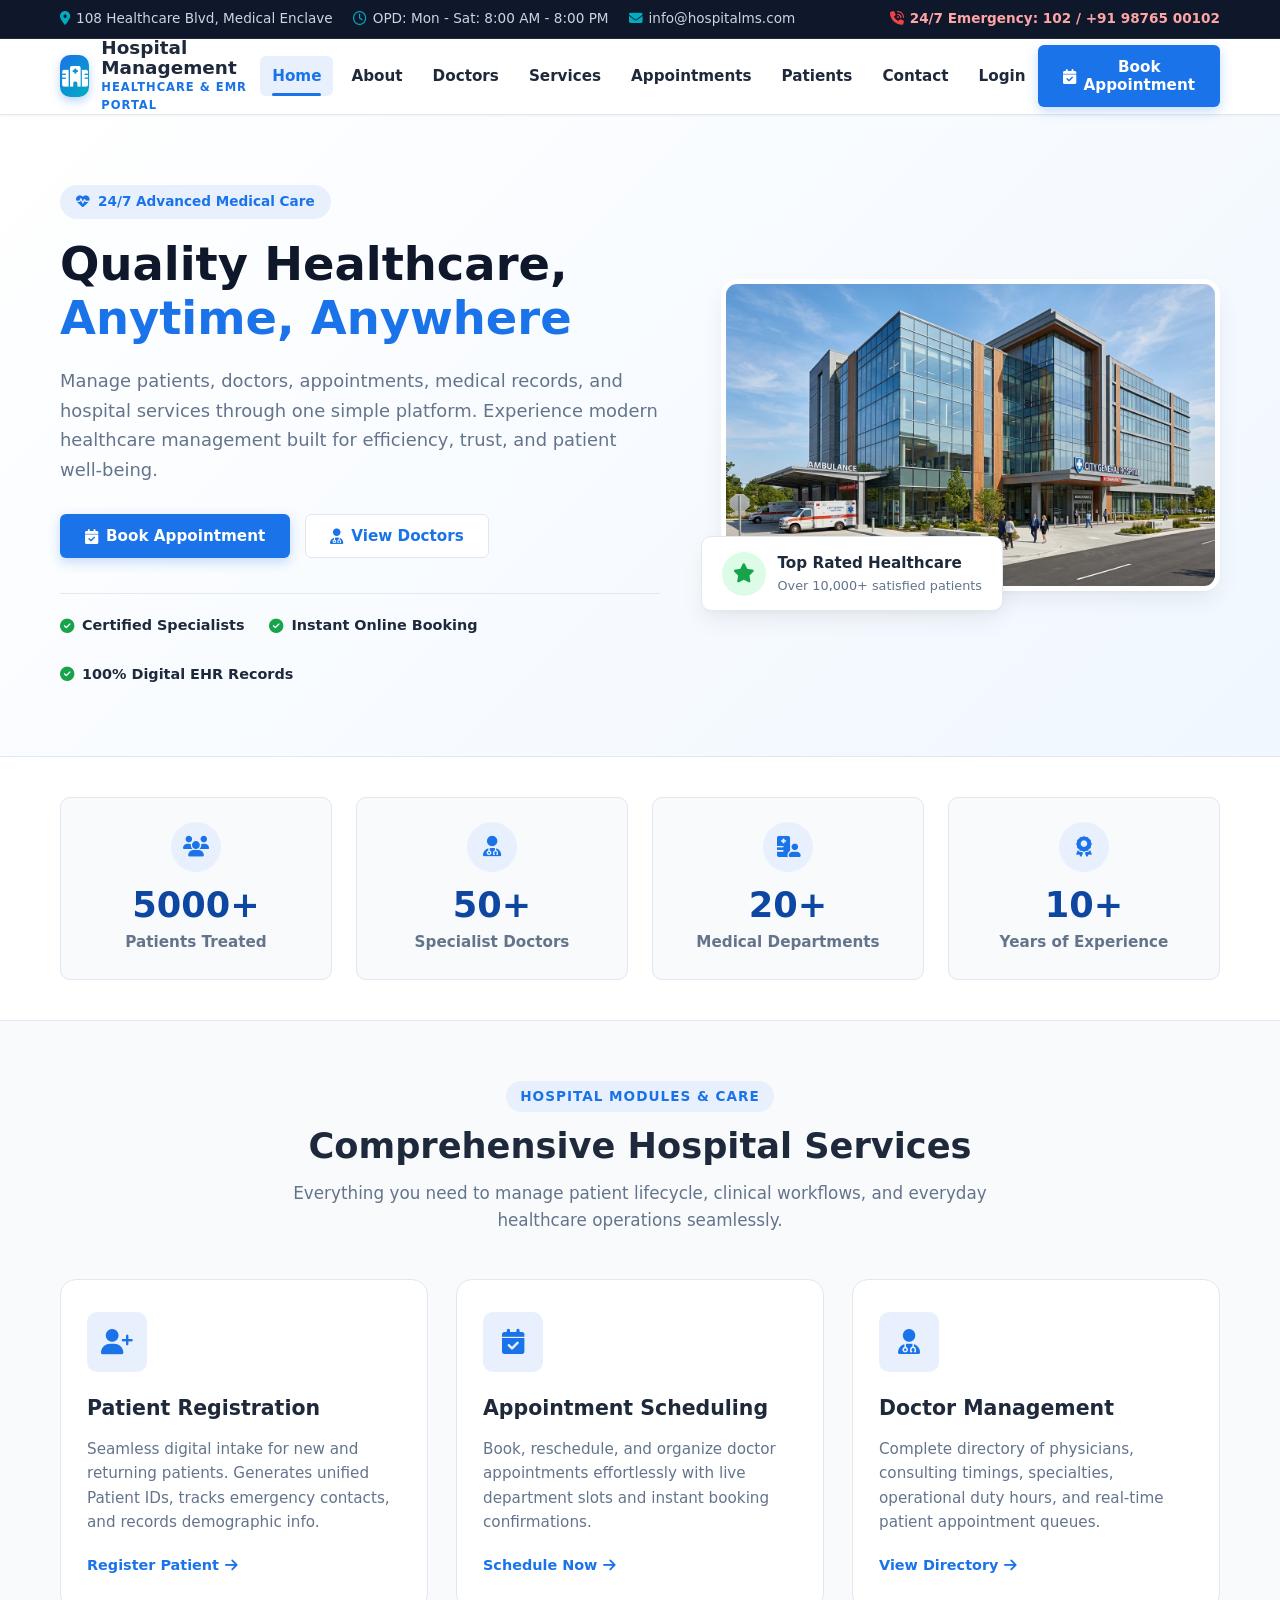
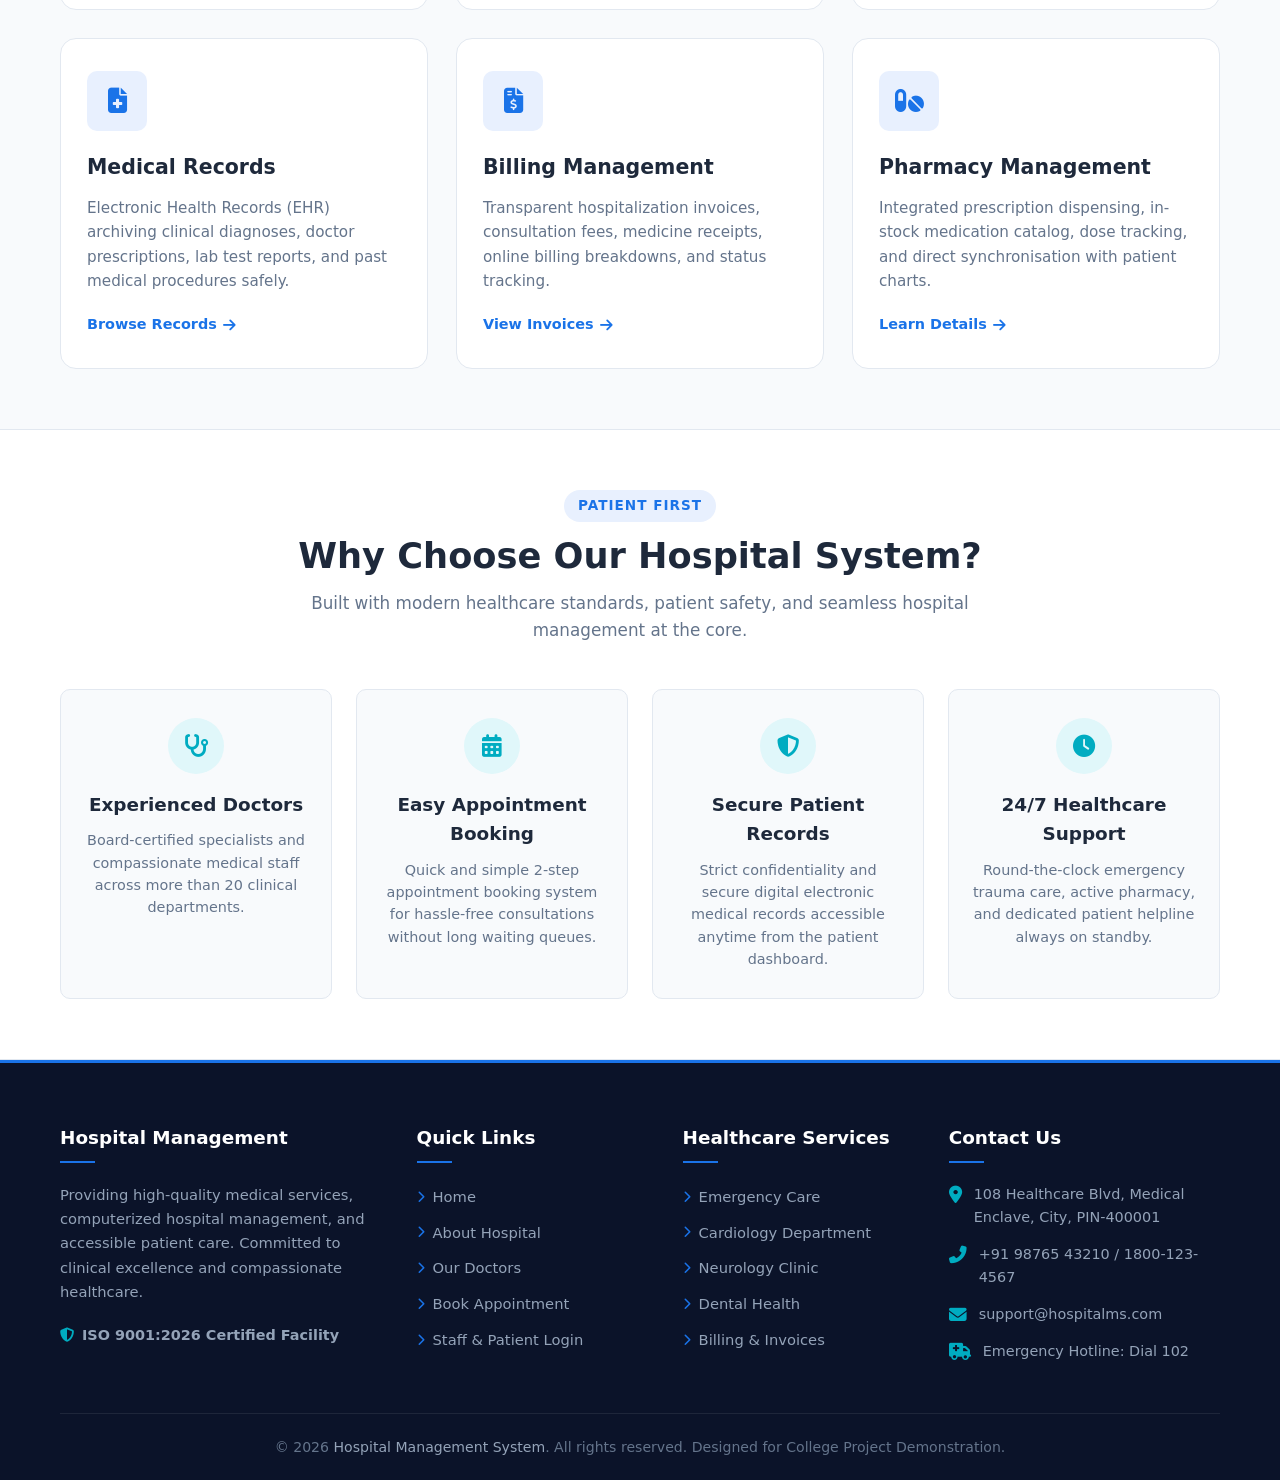
<file: index.html>
<!DOCTYPE html>
<html lang="en">
<head>
  <meta charset="UTF-8">
  <meta name="viewport" content="width=device-width, initial-scale=1.0">
  <title>Hospital Management System | Quality Healthcare Platform</title>
  <!-- Font Awesome Icons CDN -->
  <link rel="stylesheet" href="https://cdnjs.cloudflare.com/ajax/libs/font-awesome/6.5.1/css/all.min.css">
  <!-- Custom Stylesheet -->
  <link rel="stylesheet" href="css/style.css">
</head>
<body>

  <!-- =========================================================================
       TOP EMERGENCY & CONTACT INFO BAR
       ========================================================================= -->
  <aside class="top-bar">
    <div class="container top-bar-content">
      <div class="top-info">
        <span class="top-info-item"><i class="fas fa-map-marker-alt"></i> 108 Healthcare Blvd, Medical Enclave</span>
        <span class="top-info-item"><i class="far fa-clock"></i> OPD: Mon - Sat: 8:00 AM - 8:00 PM</span>
        <span class="top-info-item"><i class="fas fa-envelope"></i> info@hospitalms.com</span>
      </div>
      <div class="top-info">
        <span class="top-info-item top-emergency"><i class="fas fa-phone-volume"></i> 24/7 Emergency: 102 / +91 98765 00102</span>
      </div>
    </div>
  </aside>

  <!-- =========================================================================
       MAIN NAVIGATION HEADER
       ========================================================================= -->
  <header class="main-header">
    <div class="container navbar">
      <!-- Hospital Brand Logo -->
      <a href="index.html" class="logo">
        <div class="logo-icon">
          <i class="fas fa-hospital"></i>
        </div>
        <div class="logo-text">
          <span class="logo-title">Hospital Management</span>
          <span class="logo-sub">Healthcare &amp; EMR Portal</span>
        </div>
      </a>

      <!-- Pure CSS Mobile Hamburger Toggle Checkbox -->
      <input type="checkbox" id="nav-toggle" class="nav-toggle">
      <label for="nav-toggle" class="nav-toggle-label" aria-label="Toggle Navigation">
        <i class="fas fa-bars"></i>
      </label>

      <!-- Navigation Links -->
      <nav class="nav-menu">
        <a href="index.html" class="nav-link active">Home</a>
        <a href="about.html" class="nav-link">About</a>
        <a href="doctors.html" class="nav-link">Doctors</a>
        <a href="services.html" class="nav-link">Services</a>
        <a href="appointment.html" class="nav-link">Appointments</a>
        <a href="patient-registration.html" class="nav-link">Patients</a>
        <a href="contact.html" class="nav-link">Contact</a>
        <a href="login.html" class="nav-link">Login</a>
        <!-- Mobile View CTA Button -->
        <a href="appointment.html" class="btn btn-primary btn-sm mobile-cta" style="display: none;">
          <i class="fas fa-calendar-plus"></i> Book Appointment
        </a>
      </nav>

      <!-- Desktop Book Appointment Button -->
      <a href="appointment.html" class="btn btn-primary">
        <i class="fas fa-calendar-check"></i> Book Appointment
      </a>
    </div>
  </header>

  <!-- =========================================================================
       MAIN CONTENT CONTAINER
       ========================================================================= -->
  <main>
    <!-- -----------------------------------------------------------------------
         HERO SECTION
         ----------------------------------------------------------------------- -->
    <section class="hero-section">
      <div class="container hero-grid">
        <div class="hero-content">
          <span class="hero-badge">
            <i class="fas fa-heartbeat"></i> 24/7 Advanced Medical Care
          </span>
          <h1 class="hero-title">
            Quality Healthcare, <span>Anytime, Anywhere</span>
          </h1>
          <p class="hero-desc">
            Manage patients, doctors, appointments, medical records, and hospital services through one simple platform. Experience modern healthcare management built for efficiency, trust, and patient well-being.
          </p>
          <div class="hero-buttons">
            <a href="appointment.html" class="btn btn-primary">
              <i class="fas fa-calendar-check"></i> Book Appointment
            </a>
            <a href="doctors.html" class="btn btn-secondary">
              <i class="fas fa-user-md"></i> View Doctors
            </a>
          </div>
          <!-- Trust Badges -->
          <div class="hero-highlights">
            <div class="highlight-item">
              <i class="fas fa-check-circle"></i> Certified Specialists
            </div>
            <div class="highlight-item">
              <i class="fas fa-check-circle"></i> Instant Online Booking
            </div>
            <div class="highlight-item">
              <i class="fas fa-check-circle"></i> 100% Digital EHR Records
            </div>
          </div>
        </div>

        <!-- Hero Hospital Visual -->
        <div class="hero-image-wrapper">
          <div class="hero-image-card">
            <img src="images/hospital.jpg" alt="City General Hospital Modern Facility">
          </div>
          <div class="hero-floating-card">
            <div class="floating-icon">
              <i class="fas fa-star"></i>
            </div>
            <div class="floating-text">
              <h4>Top Rated Healthcare</h4>
              <p>Over 10,000+ satisfied patients</p>
            </div>
          </div>
        </div>
      </div>
    </section>

    <!-- -----------------------------------------------------------------------
         STATISTICS SECTION
         ----------------------------------------------------------------------- -->
    <section class="stats-section">
      <div class="container">
        <div class="stats-grid">
          <!-- Stat 1 -->
          <div class="stat-card">
            <div class="stat-icon">
              <i class="fas fa-users"></i>
            </div>
            <div class="stat-number">5000+</div>
            <div class="stat-label">Patients Treated</div>
          </div>

          <!-- Stat 2 -->
          <div class="stat-card">
            <div class="stat-icon">
              <i class="fas fa-user-doctor"></i>
            </div>
            <div class="stat-number">50+</div>
            <div class="stat-label">Specialist Doctors</div>
          </div>

          <!-- Stat 3 -->
          <div class="stat-card">
            <div class="stat-icon">
              <i class="fas fa-hospital-user"></i>
            </div>
            <div class="stat-number">20+</div>
            <div class="stat-label">Medical Departments</div>
          </div>

          <!-- Stat 4 -->
          <div class="stat-card">
            <div class="stat-icon">
              <i class="fas fa-award"></i>
            </div>
            <div class="stat-number">10+</div>
            <div class="stat-label">Years of Experience</div>
          </div>
        </div>
      </div>
    </section>

    <!-- -----------------------------------------------------------------------
         SERVICES SECTION (6 CARDS)
         ----------------------------------------------------------------------- -->
    <section class="section-padding">
      <div class="container">
        <div class="section-header">
          <span class="section-badge">Hospital Modules &amp; Care</span>
          <h2 class="section-title">Comprehensive Hospital Services</h2>
          <p class="section-subtitle">
            Everything you need to manage patient lifecycle, clinical workflows, and everyday healthcare operations seamlessly.
          </p>
        </div>

        <div class="services-grid">
          <!-- Service 1 -->
          <article class="service-card">
            <div class="service-icon-wrapper">
              <i class="fas fa-user-plus"></i>
            </div>
            <h3>Patient Registration</h3>
            <p>Seamless digital intake for new and returning patients. Generates unified Patient IDs, tracks emergency contacts, and records demographic info.</p>
            <a href="patient-registration.html" class="service-link">
              Register Patient <i class="fas fa-arrow-right"></i>
            </a>
          </article>

          <!-- Service 2 -->
          <article class="service-card">
            <div class="service-icon-wrapper">
              <i class="fas fa-calendar-check"></i>
            </div>
            <h3>Appointment Scheduling</h3>
            <p>Book, reschedule, and organize doctor appointments effortlessly with live department slots and instant booking confirmations.</p>
            <a href="appointment.html" class="service-link">
              Schedule Now <i class="fas fa-arrow-right"></i>
            </a>
          </article>

          <!-- Service 3 -->
          <article class="service-card">
            <div class="service-icon-wrapper">
              <i class="fas fa-user-doctor"></i>
            </div>
            <h3>Doctor Management</h3>
            <p>Complete directory of physicians, consulting timings, specialties, operational duty hours, and real-time patient appointment queues.</p>
            <a href="doctors.html" class="service-link">
              View Directory <i class="fas fa-arrow-right"></i>
            </a>
          </article>

          <!-- Service 4 -->
          <article class="service-card">
            <div class="service-icon-wrapper">
              <i class="fas fa-file-medical"></i>
            </div>
            <h3>Medical Records</h3>
            <p>Electronic Health Records (EHR) archiving clinical diagnoses, doctor prescriptions, lab test reports, and past medical procedures safely.</p>
            <a href="medical-records.html" class="service-link">
              Browse Records <i class="fas fa-arrow-right"></i>
            </a>
          </article>

          <!-- Service 5 -->
          <article class="service-card">
            <div class="service-icon-wrapper">
              <i class="fas fa-file-invoice-dollar"></i>
            </div>
            <h3>Billing Management</h3>
            <p>Transparent hospitalization invoices, consultation fees, medicine receipts, online billing breakdowns, and status tracking.</p>
            <a href="billing.html" class="service-link">
              View Invoices <i class="fas fa-arrow-right"></i>
            </a>
          </article>

          <!-- Service 6 -->
          <article class="service-card">
            <div class="service-icon-wrapper">
              <i class="fas fa-pills"></i>
            </div>
            <h3>Pharmacy Management</h3>
            <p>Integrated prescription dispensing, in-stock medication catalog, dose tracking, and direct synchronisation with patient charts.</p>
            <a href="services.html" class="service-link">
              Learn Details <i class="fas fa-arrow-right"></i>
            </a>
          </article>
        </div>
      </div>
    </section>

    <!-- -----------------------------------------------------------------------
         WHY CHOOSE US SECTION (4 FEATURE CARDS)
         ----------------------------------------------------------------------- -->
    <section class="section-padding why-choose-section">
      <div class="container">
        <div class="section-header">
          <span class="section-badge">Patient First</span>
          <h2 class="section-title">Why Choose Our Hospital System?</h2>
          <p class="section-subtitle">
            Built with modern healthcare standards, patient safety, and seamless hospital management at the core.
          </p>
        </div>

        <div class="features-grid">
          <!-- Feature 1 -->
          <div class="feature-card">
            <div class="feature-icon">
              <i class="fas fa-stethoscope"></i>
            </div>
            <h3>Experienced Doctors</h3>
            <p>Board-certified specialists and compassionate medical staff across more than 20 clinical departments.</p>
          </div>

          <!-- Feature 2 -->
          <div class="feature-card">
            <div class="feature-icon">
              <i class="fas fa-calendar-alt"></i>
            </div>
            <h3>Easy Appointment Booking</h3>
            <p>Quick and simple 2-step appointment booking system for hassle-free consultations without long waiting queues.</p>
          </div>

          <!-- Feature 3 -->
          <div class="feature-card">
            <div class="feature-icon">
              <i class="fas fa-shield-halved"></i>
            </div>
            <h3>Secure Patient Records</h3>
            <p>Strict confidentiality and secure digital electronic medical records accessible anytime from the patient dashboard.</p>
          </div>

          <!-- Feature 4 -->
          <div class="feature-card">
            <div class="feature-icon">
              <i class="fas fa-clock"></i>
            </div>
            <h3>24/7 Healthcare Support</h3>
            <p>Round-the-clock emergency trauma care, active pharmacy, and dedicated patient helpline always on standby.</p>
          </div>
        </div>
      </div>
    </section>
  </main>

  <!-- =========================================================================
       FOOTER
       ========================================================================= -->
  <footer class="main-footer">
    <div class="container">
      <div class="footer-grid">
        <!-- Col 1: About Hospital -->
        <div class="footer-col footer-about">
          <h3>Hospital Management</h3>
          <p>
            Providing high-quality medical services, computerized hospital management, and accessible patient care. Committed to clinical excellence and compassionate healthcare.
          </p>
          <div class="highlight-item" style="color: #94a3b8;">
            <i class="fas fa-shield-alt" style="color: var(--secondary);"></i> ISO 9001:2026 Certified Facility
          </div>
        </div>

        <!-- Col 2: Quick Links -->
        <div class="footer-col">
          <h3>Quick Links</h3>
          <ul class="footer-links">
            <li><a href="index.html"><i class="fas fa-chevron-right"></i> Home</a></li>
            <li><a href="about.html"><i class="fas fa-chevron-right"></i> About Hospital</a></li>
            <li><a href="doctors.html"><i class="fas fa-chevron-right"></i> Our Doctors</a></li>
            <li><a href="appointment.html"><i class="fas fa-chevron-right"></i> Book Appointment</a></li>
            <li><a href="login.html"><i class="fas fa-chevron-right"></i> Staff &amp; Patient Login</a></li>
          </ul>
        </div>

        <!-- Col 3: Services -->
        <div class="footer-col">
          <h3>Healthcare Services</h3>
          <ul class="footer-links">
            <li><a href="services.html"><i class="fas fa-chevron-right"></i> Emergency Care</a></li>
            <li><a href="services.html"><i class="fas fa-chevron-right"></i> Cardiology Department</a></li>
            <li><a href="services.html"><i class="fas fa-chevron-right"></i> Neurology Clinic</a></li>
            <li><a href="services.html"><i class="fas fa-chevron-right"></i> Dental Health</a></li>
            <li><a href="billing.html"><i class="fas fa-chevron-right"></i> Billing &amp; Invoices</a></li>
          </ul>
        </div>

        <!-- Col 4: Contact Information -->
        <div class="footer-col">
          <h3>Contact Us</h3>
          <div class="footer-contact-list">
            <div class="footer-contact-item">
              <i class="fas fa-map-marker-alt"></i>
              <span>108 Healthcare Blvd, Medical Enclave, City, PIN-400001</span>
            </div>
            <div class="footer-contact-item">
              <i class="fas fa-phone-alt"></i>
              <span>+91 98765 43210 / 1800-123-4567</span>
            </div>
            <div class="footer-contact-item">
              <i class="fas fa-envelope"></i>
              <span>support@hospitalms.com</span>
            </div>
            <div class="footer-contact-item">
              <i class="fas fa-truck-medical"></i>
              <span>Emergency Hotline: Dial 102</span>
            </div>
          </div>
        </div>
      </div>

      <!-- Copyright & Bottom Bar -->
      <div class="footer-bottom">
        <p>&copy; 2026 <span>Hospital Management System</span>. All rights reserved. Designed for College Project Demonstration.</p>
      </div>
    </div>
  </footer>

</body>
</html>
</file>
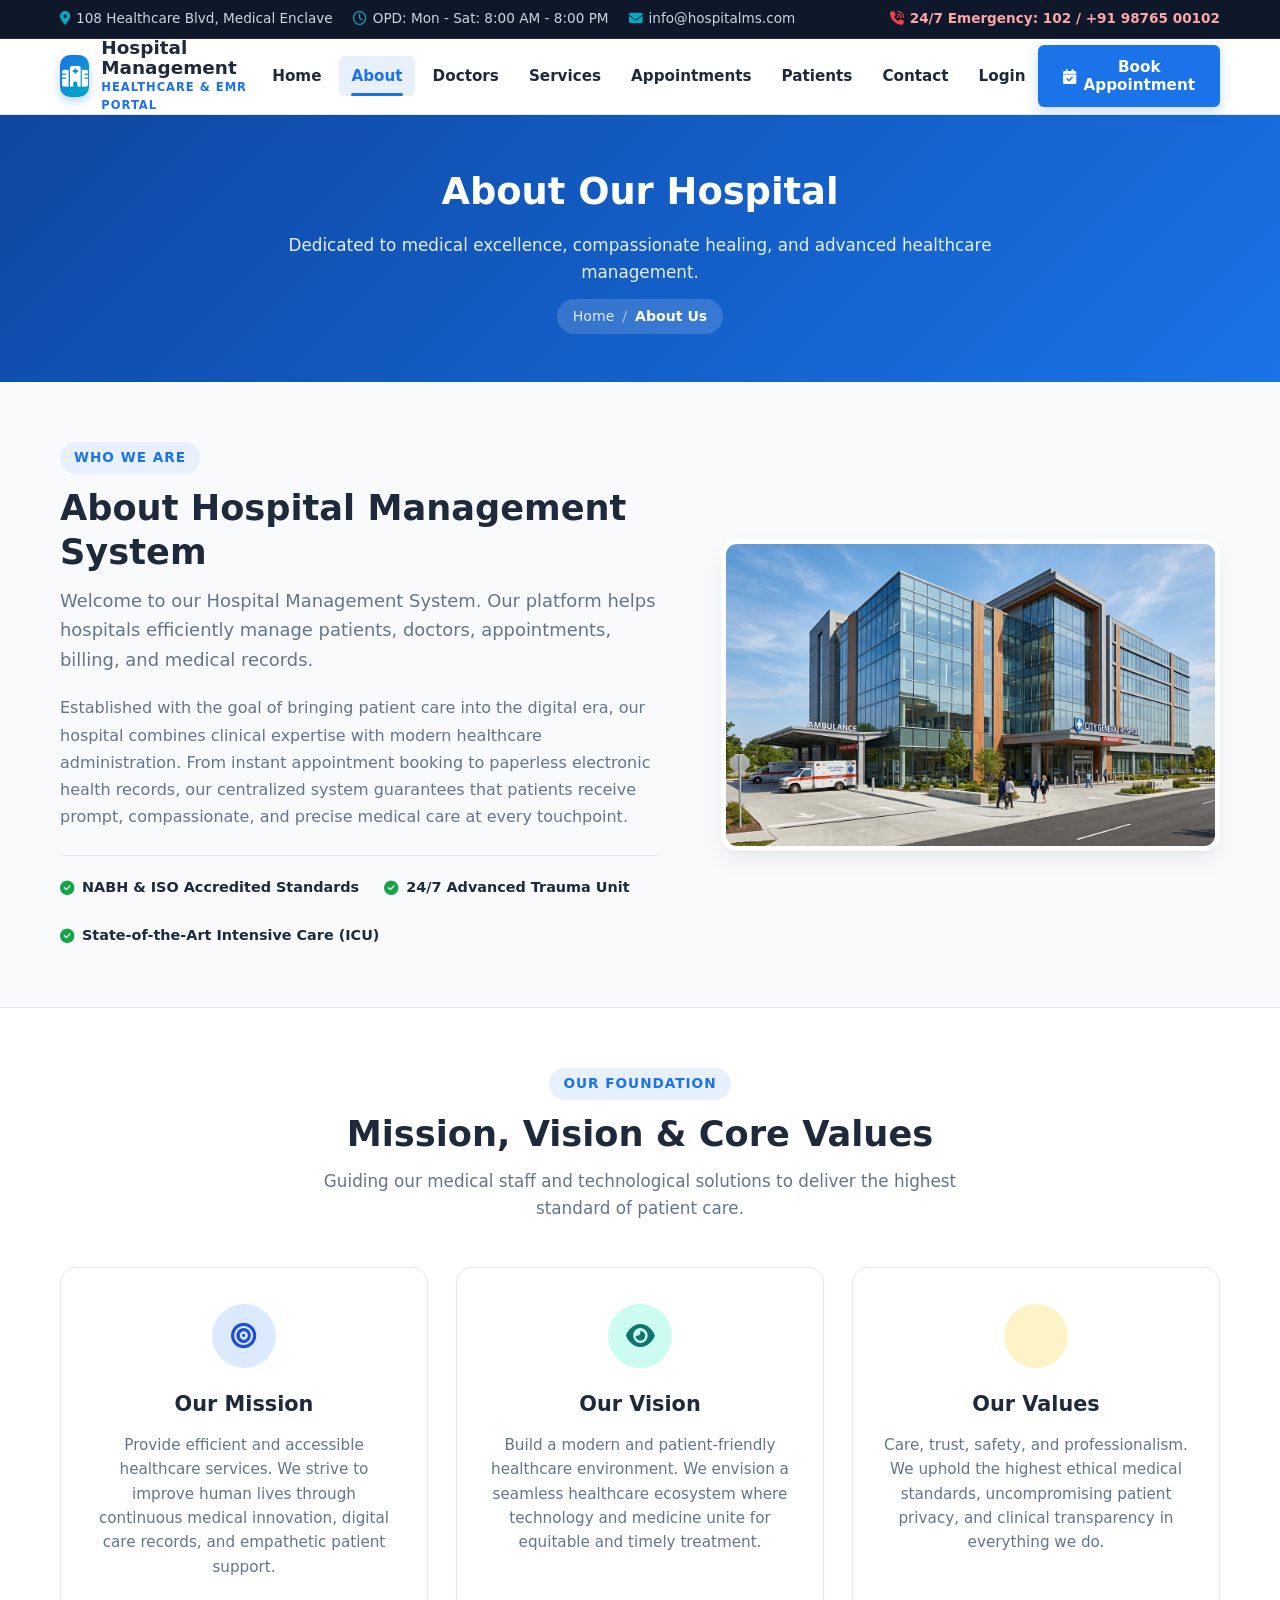
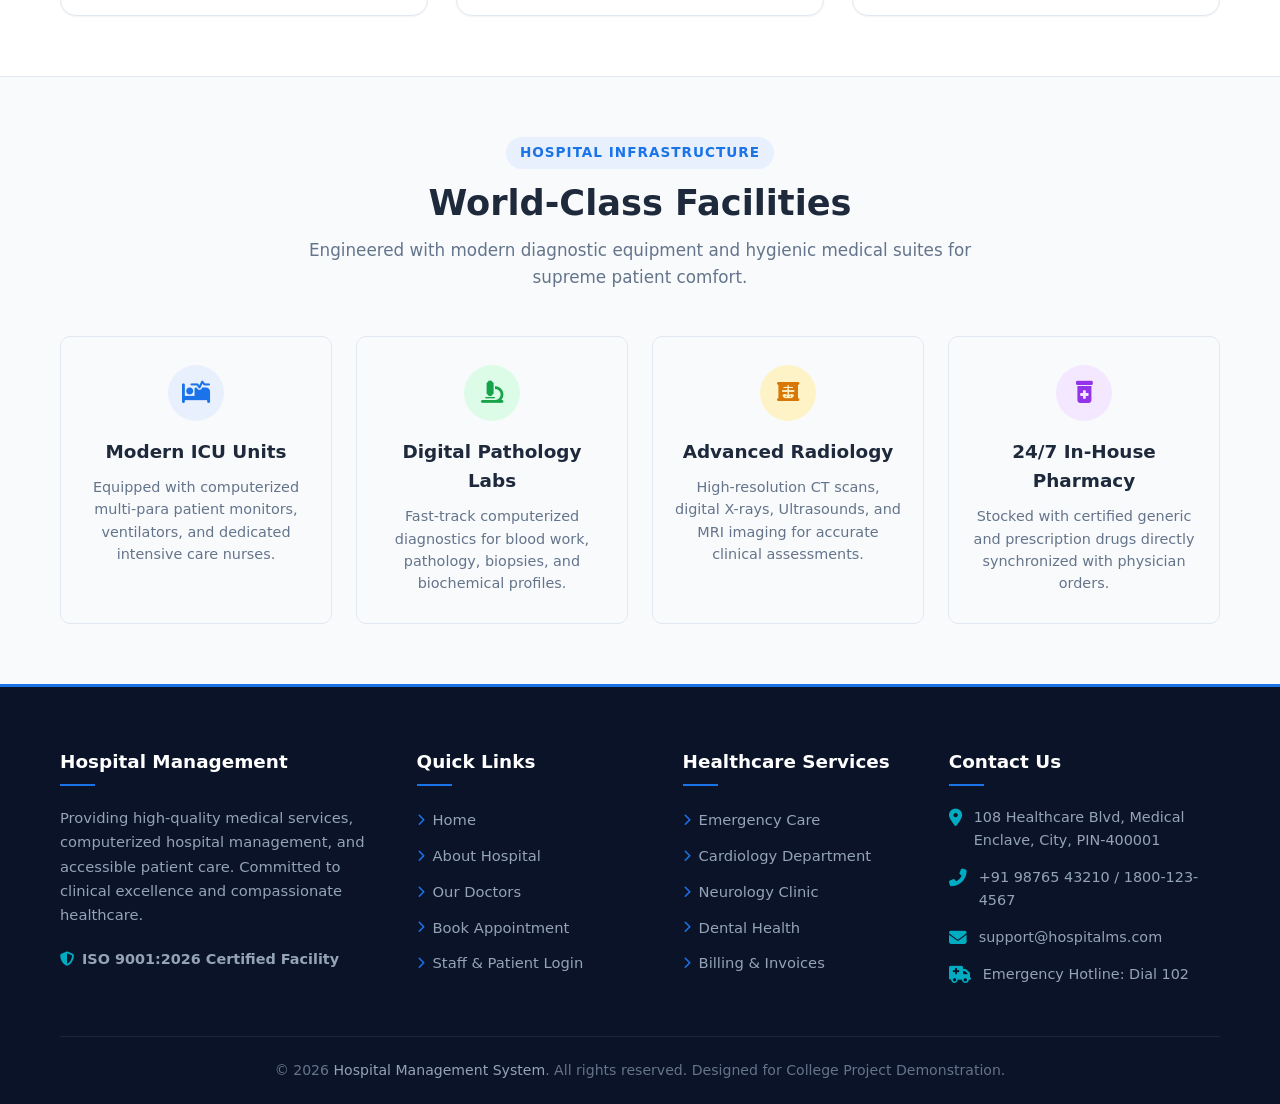
<file: about.html>
<!DOCTYPE html>
<html lang="en">
<head>
  <meta charset="UTF-8">
  <meta name="viewport" content="width=device-width, initial-scale=1.0">
  <title>About Us | Hospital Management System</title>
  <!-- Font Awesome Icons CDN -->
  <link rel="stylesheet" href="https://cdnjs.cloudflare.com/ajax/libs/font-awesome/6.5.1/css/all.min.css">
  <!-- Custom Stylesheet -->
  <link rel="stylesheet" href="css/style.css">
</head>
<body>

  <!-- =========================================================================
       TOP EMERGENCY & CONTACT INFO BAR
       ========================================================================= -->
  <aside class="top-bar">
    <div class="container top-bar-content">
      <div class="top-info">
        <span class="top-info-item"><i class="fas fa-map-marker-alt"></i> 108 Healthcare Blvd, Medical Enclave</span>
        <span class="top-info-item"><i class="far fa-clock"></i> OPD: Mon - Sat: 8:00 AM - 8:00 PM</span>
        <span class="top-info-item"><i class="fas fa-envelope"></i> info@hospitalms.com</span>
      </div>
      <div class="top-info">
        <span class="top-info-item top-emergency"><i class="fas fa-phone-volume"></i> 24/7 Emergency: 102 / +91 98765 00102</span>
      </div>
    </div>
  </aside>

  <!-- =========================================================================
       MAIN NAVIGATION HEADER
       ========================================================================= -->
  <header class="main-header">
    <div class="container navbar">
      <!-- Hospital Brand Logo -->
      <a href="index.html" class="logo">
        <div class="logo-icon">
          <i class="fas fa-hospital"></i>
        </div>
        <div class="logo-text">
          <span class="logo-title">Hospital Management</span>
          <span class="logo-sub">Healthcare &amp; EMR Portal</span>
        </div>
      </a>

      <!-- Pure CSS Mobile Hamburger Toggle Checkbox -->
      <input type="checkbox" id="nav-toggle" class="nav-toggle">
      <label for="nav-toggle" class="nav-toggle-label" aria-label="Toggle Navigation">
        <i class="fas fa-bars"></i>
      </label>

      <!-- Navigation Links -->
      <nav class="nav-menu">
        <a href="index.html" class="nav-link">Home</a>
        <a href="about.html" class="nav-link active">About</a>
        <a href="doctors.html" class="nav-link">Doctors</a>
        <a href="services.html" class="nav-link">Services</a>
        <a href="appointment.html" class="nav-link">Appointments</a>
        <a href="patient-registration.html" class="nav-link">Patients</a>
        <a href="contact.html" class="nav-link">Contact</a>
        <a href="login.html" class="nav-link">Login</a>
        <!-- Mobile View CTA Button -->
        <a href="appointment.html" class="btn btn-primary btn-sm mobile-cta" style="display: none;">
          <i class="fas fa-calendar-plus"></i> Book Appointment
        </a>
      </nav>

      <!-- Desktop Book Appointment Button -->
      <a href="appointment.html" class="btn btn-primary">
        <i class="fas fa-calendar-check"></i> Book Appointment
      </a>
    </div>
  </header>

  <!-- =========================================================================
       PAGE BANNER
       ========================================================================= -->
  <section class="page-banner">
    <div class="container page-banner-content">
      <h1 class="page-banner-title">About Our Hospital</h1>
      <p class="page-banner-desc">Dedicated to medical excellence, compassionate healing, and advanced healthcare management.</p>
      <div class="breadcrumb">
        <a href="index.html">Home</a>
        <span>/</span>
        <span class="active">About Us</span>
      </div>
    </div>
  </section>

  <!-- =========================================================================
       MAIN CONTENT CONTAINER
       ========================================================================= -->
  <main>
    <!-- -----------------------------------------------------------------------
         ABOUT OVERVIEW SECTION
         ----------------------------------------------------------------------- -->
    <section class="section-padding">
      <div class="container">
        <div class="hero-grid">
          <!-- Text Content -->
          <div class="hero-content">
            <span class="section-badge">Who We Are</span>
            <h2 class="section-title">About Hospital Management System</h2>
            <p class="hero-desc" style="margin-bottom: 20px;">
              Welcome to our Hospital Management System. Our platform helps hospitals efficiently manage patients, doctors, appointments, billing, and medical records.
            </p>
            <p style="color: var(--text-muted); font-size: 1rem; margin-bottom: 25px; line-height: 1.7;">
              Established with the goal of bringing patient care into the digital era, our hospital combines clinical expertise with modern healthcare administration. From instant appointment booking to paperless electronic health records, our centralized system guarantees that patients receive prompt, compassionate, and precise medical care at every touchpoint.
            </p>

            <div class="hero-highlights">
              <div class="highlight-item">
                <i class="fas fa-check-circle"></i> NABH &amp; ISO Accredited Standards
              </div>
              <div class="highlight-item">
                <i class="fas fa-check-circle"></i> 24/7 Advanced Trauma Unit
              </div>
              <div class="highlight-item">
                <i class="fas fa-check-circle"></i> State-of-the-Art Intensive Care (ICU)
              </div>
            </div>
          </div>

          <!-- Hospital Image Visual -->
          <div class="hero-image-wrapper">
            <div class="hero-image-card">
              <img src="images/hospital.jpg" alt="Hospital Management Center Architecture">
            </div>
          </div>
        </div>
      </div>
    </section>

    <!-- -----------------------------------------------------------------------
         MISSION, VISION & VALUES SECTION (3 CARDS)
         ----------------------------------------------------------------------- -->
    <section class="section-padding" style="background-color: #ffffff; border-top: 1px solid var(--border-color); border-bottom: 1px solid var(--border-color);">
      <div class="container">
        <div class="section-header">
          <span class="section-badge">Our Foundation</span>
          <h2 class="section-title">Mission, Vision &amp; Core Values</h2>
          <p class="section-subtitle">
            Guiding our medical staff and technological solutions to deliver the highest standard of patient care.
          </p>
        </div>

        <div class="mvv-grid">
          <!-- Mission Card -->
          <article class="mvv-card">
            <div class="mvv-icon icon-mission">
              <i class="fas fa-bullseye"></i>
            </div>
            <h3>Our Mission</h3>
            <p>
              Provide efficient and accessible healthcare services. We strive to improve human lives through continuous medical innovation, digital care records, and empathetic patient support.
            </p>
          </article>

          <!-- Vision Card -->
          <article class="mvv-card">
            <div class="mvv-icon icon-vision">
              <i class="fas fa-eye"></i>
            </div>
            <h3>Our Vision</h3>
            <p>
              Build a modern and patient-friendly healthcare environment. We envision a seamless healthcare ecosystem where technology and medicine unite for equitable and timely treatment.
            </p>
          </article>

          <!-- Values Card -->
          <article class="mvv-card">
            <div class="mvv-icon icon-values">
              <i class="fas fa-hands-holding-heart"></i>
            </div>
            <h3>Our Values</h3>
            <p>
              Care, trust, safety, and professionalism. We uphold the highest ethical medical standards, uncompromising patient privacy, and clinical transparency in everything we do.
            </p>
          </article>
        </div>
      </div>
    </section>

    <!-- -----------------------------------------------------------------------
         FACILITIES & INFRASTRUCTURE HIGHLIGHTS
         ----------------------------------------------------------------------- -->
    <section class="section-padding">
      <div class="container">
        <div class="section-header">
          <span class="section-badge">Hospital Infrastructure</span>
          <h2 class="section-title">World-Class Facilities</h2>
          <p class="section-subtitle">
            Engineered with modern diagnostic equipment and hygienic medical suites for supreme patient comfort.
          </p>
        </div>

        <div class="features-grid">
          <div class="feature-card">
            <div class="feature-icon" style="background-color: var(--primary-light); color: var(--primary);">
              <i class="fas fa-bed-pulse"></i>
            </div>
            <h3>Modern ICU Units</h3>
            <p>Equipped with computerized multi-para patient monitors, ventilators, and dedicated intensive care nurses.</p>
          </div>

          <div class="feature-card">
            <div class="feature-icon" style="background-color: var(--status-success-bg); color: var(--status-success);">
              <i class="fas fa-microscope"></i>
            </div>
            <h3>Digital Pathology Labs</h3>
            <p>Fast-track computerized diagnostics for blood work, pathology, biopsies, and biochemical profiles.</p>
          </div>

          <div class="feature-card">
            <div class="feature-icon" style="background-color: var(--status-warning-bg); color: var(--status-warning);">
              <i class="fas fa-x-ray"></i>
            </div>
            <h3>Advanced Radiology</h3>
            <p>High-resolution CT scans, digital X-rays, Ultrasounds, and MRI imaging for accurate clinical assessments.</p>
          </div>

          <div class="feature-card">
            <div class="feature-icon" style="background-color: #f3e8ff; color: #9333ea;">
              <i class="fas fa-prescription-bottle-medical"></i>
            </div>
            <h3>24/7 In-House Pharmacy</h3>
            <p>Stocked with certified generic and prescription drugs directly synchronized with physician orders.</p>
          </div>
        </div>
      </div>
    </section>
  </main>

  <!-- =========================================================================
       FOOTER
       ========================================================================= -->
  <footer class="main-footer">
    <div class="container">
      <div class="footer-grid">
        <!-- Col 1: About Hospital -->
        <div class="footer-col footer-about">
          <h3>Hospital Management</h3>
          <p>
            Providing high-quality medical services, computerized hospital management, and accessible patient care. Committed to clinical excellence and compassionate healthcare.
          </p>
          <div class="highlight-item" style="color: #94a3b8;">
            <i class="fas fa-shield-alt" style="color: var(--secondary);"></i> ISO 9001:2026 Certified Facility
          </div>
        </div>

        <!-- Col 2: Quick Links -->
        <div class="footer-col">
          <h3>Quick Links</h3>
          <ul class="footer-links">
            <li><a href="index.html"><i class="fas fa-chevron-right"></i> Home</a></li>
            <li><a href="about.html"><i class="fas fa-chevron-right"></i> About Hospital</a></li>
            <li><a href="doctors.html"><i class="fas fa-chevron-right"></i> Our Doctors</a></li>
            <li><a href="appointment.html"><i class="fas fa-chevron-right"></i> Book Appointment</a></li>
            <li><a href="login.html"><i class="fas fa-chevron-right"></i> Staff &amp; Patient Login</a></li>
          </ul>
        </div>

        <!-- Col 3: Services -->
        <div class="footer-col">
          <h3>Healthcare Services</h3>
          <ul class="footer-links">
            <li><a href="services.html"><i class="fas fa-chevron-right"></i> Emergency Care</a></li>
            <li><a href="services.html"><i class="fas fa-chevron-right"></i> Cardiology Department</a></li>
            <li><a href="services.html"><i class="fas fa-chevron-right"></i> Neurology Clinic</a></li>
            <li><a href="services.html"><i class="fas fa-chevron-right"></i> Dental Health</a></li>
            <li><a href="billing.html"><i class="fas fa-chevron-right"></i> Billing &amp; Invoices</a></li>
          </ul>
        </div>

        <!-- Col 4: Contact Information -->
        <div class="footer-col">
          <h3>Contact Us</h3>
          <div class="footer-contact-list">
            <div class="footer-contact-item">
              <i class="fas fa-map-marker-alt"></i>
              <span>108 Healthcare Blvd, Medical Enclave, City, PIN-400001</span>
            </div>
            <div class="footer-contact-item">
              <i class="fas fa-phone-alt"></i>
              <span>+91 98765 43210 / 1800-123-4567</span>
            </div>
            <div class="footer-contact-item">
              <i class="fas fa-envelope"></i>
              <span>support@hospitalms.com</span>
            </div>
            <div class="footer-contact-item">
              <i class="fas fa-truck-medical"></i>
              <span>Emergency Hotline: Dial 102</span>
            </div>
          </div>
        </div>
      </div>

      <!-- Copyright & Bottom Bar -->
      <div class="footer-bottom">
        <p>&copy; 2026 <span>Hospital Management System</span>. All rights reserved. Designed for College Project Demonstration.</p>
      </div>
    </div>
  </footer>

</body>
</html>
</file>
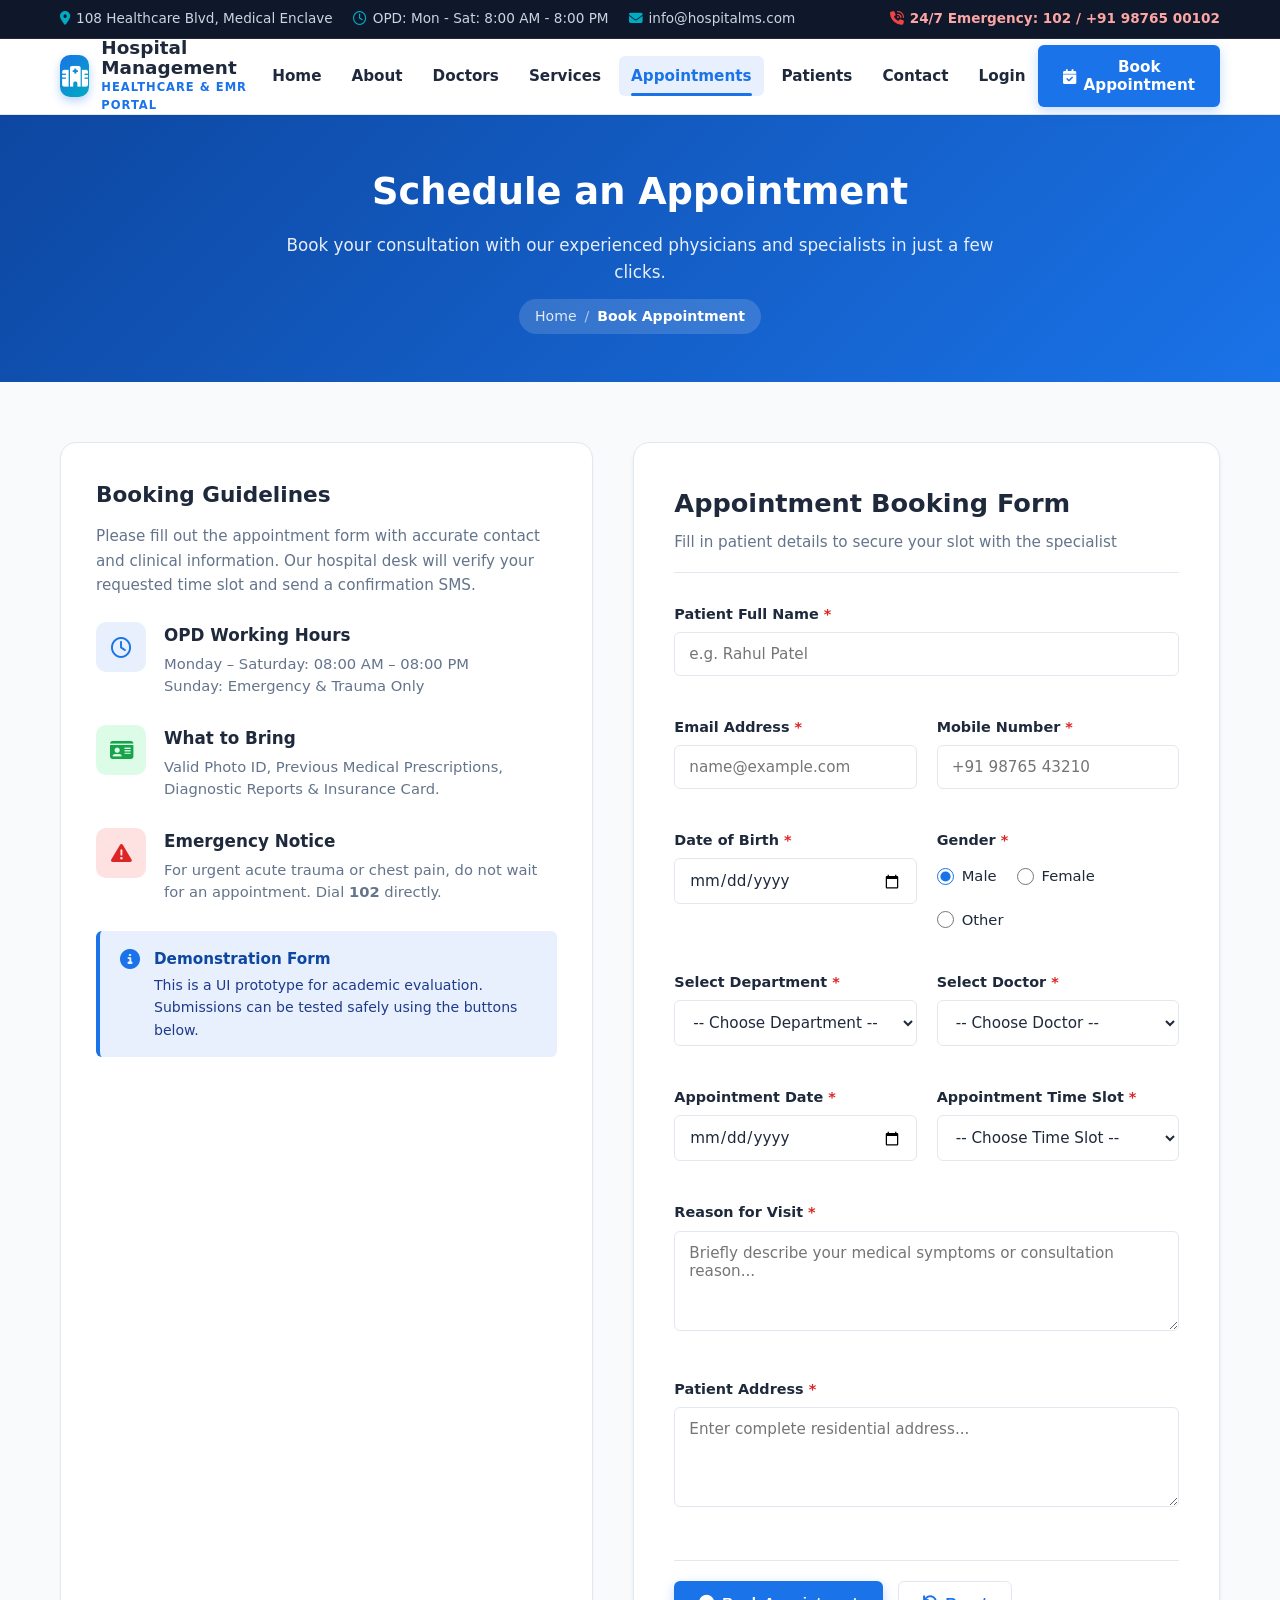
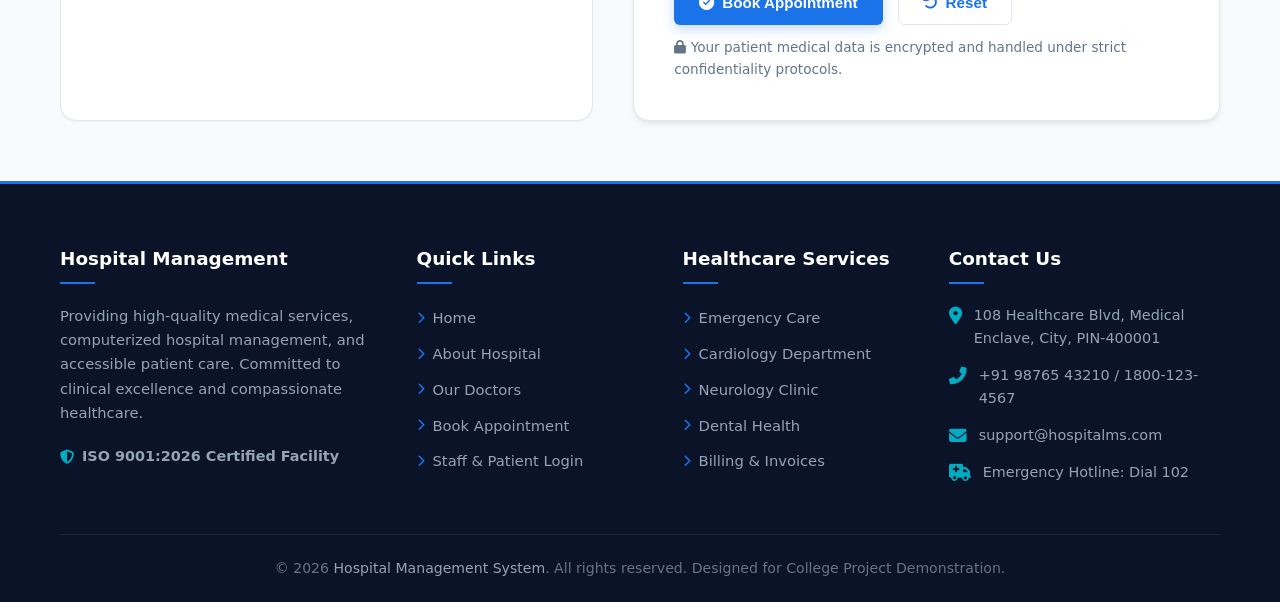
<file: appointment.html>
<!DOCTYPE html>
<html lang="en">
<head>
  <meta charset="UTF-8">
  <meta name="viewport" content="width=device-width, initial-scale=1.0">
  <title>Book Appointment | Hospital Management System</title>
  <!-- Font Awesome Icons CDN -->
  <link rel="stylesheet" href="https://cdnjs.cloudflare.com/ajax/libs/font-awesome/6.5.1/css/all.min.css">
  <!-- Custom Stylesheet -->
  <link rel="stylesheet" href="css/style.css">
</head>
<body>

  <!-- =========================================================================
       TOP EMERGENCY & CONTACT INFO BAR
       ========================================================================= -->
  <aside class="top-bar">
    <div class="container top-bar-content">
      <div class="top-info">
        <span class="top-info-item"><i class="fas fa-map-marker-alt"></i> 108 Healthcare Blvd, Medical Enclave</span>
        <span class="top-info-item"><i class="far fa-clock"></i> OPD: Mon - Sat: 8:00 AM - 8:00 PM</span>
        <span class="top-info-item"><i class="fas fa-envelope"></i> info@hospitalms.com</span>
      </div>
      <div class="top-info">
        <span class="top-info-item top-emergency"><i class="fas fa-phone-volume"></i> 24/7 Emergency: 102 / +91 98765 00102</span>
      </div>
    </div>
  </aside>

  <!-- =========================================================================
       MAIN NAVIGATION HEADER
       ========================================================================= -->
  <header class="main-header">
    <div class="container navbar">
      <!-- Hospital Brand Logo -->
      <a href="index.html" class="logo">
        <div class="logo-icon">
          <i class="fas fa-hospital"></i>
        </div>
        <div class="logo-text">
          <span class="logo-title">Hospital Management</span>
          <span class="logo-sub">Healthcare &amp; EMR Portal</span>
        </div>
      </a>

      <!-- Pure CSS Mobile Hamburger Toggle Checkbox -->
      <input type="checkbox" id="nav-toggle" class="nav-toggle">
      <label for="nav-toggle" class="nav-toggle-label" aria-label="Toggle Navigation">
        <i class="fas fa-bars"></i>
      </label>

      <!-- Navigation Links -->
      <nav class="nav-menu">
        <a href="index.html" class="nav-link">Home</a>
        <a href="about.html" class="nav-link">About</a>
        <a href="doctors.html" class="nav-link">Doctors</a>
        <a href="services.html" class="nav-link">Services</a>
        <a href="appointment.html" class="nav-link active">Appointments</a>
        <a href="patient-registration.html" class="nav-link">Patients</a>
        <a href="contact.html" class="nav-link">Contact</a>
        <a href="login.html" class="nav-link">Login</a>
        <!-- Mobile View CTA Button -->
        <a href="appointment.html" class="btn btn-primary btn-sm mobile-cta" style="display: none;">
          <i class="fas fa-calendar-plus"></i> Book Appointment
        </a>
      </nav>

      <!-- Desktop Book Appointment Button -->
      <a href="appointment.html" class="btn btn-primary">
        <i class="fas fa-calendar-check"></i> Book Appointment
      </a>
    </div>
  </header>

  <!-- =========================================================================
       PAGE BANNER
       ========================================================================= -->
  <section class="page-banner">
    <div class="container page-banner-content">
      <h1 class="page-banner-title">Schedule an Appointment</h1>
      <p class="page-banner-desc">Book your consultation with our experienced physicians and specialists in just a few clicks.</p>
      <div class="breadcrumb">
        <a href="index.html">Home</a>
        <span>/</span>
        <span class="active">Book Appointment</span>
      </div>
    </div>
  </section>

  <!-- =========================================================================
       MAIN CONTENT CONTAINER
       ========================================================================= -->
  <main>
    <section class="section-padding">
      <div class="container">
        <div class="contact-grid">
          <!-- Left Column: Appointment Information & Guidelines -->
          <div class="contact-info-card">
            <h3 style="font-size: 1.35rem; font-weight: 800; color: var(--text-dark); margin-bottom: 12px;">
              Booking Guidelines
            </h3>
            <p style="color: var(--text-muted); font-size: 0.95rem; margin-bottom: 25px; line-height: 1.6;">
              Please fill out the appointment form with accurate contact and clinical information. Our hospital desk will verify your requested time slot and send a confirmation SMS.
            </p>

            <!-- Info Points -->
            <div class="contact-item">
              <div class="contact-icon-box">
                <i class="far fa-clock"></i>
              </div>
              <div class="contact-item-text">
                <h4>OPD Working Hours</h4>
                <p>Monday – Saturday: 08:00 AM – 08:00 PM<br>Sunday: Emergency &amp; Trauma Only</p>
              </div>
            </div>

            <div class="contact-item">
              <div class="contact-icon-box" style="background-color: var(--status-success-bg); color: var(--status-success);">
                <i class="fas fa-id-card"></i>
              </div>
              <div class="contact-item-text">
                <h4>What to Bring</h4>
                <p>Valid Photo ID, Previous Medical Prescriptions, Diagnostic Reports &amp; Insurance Card.</p>
              </div>
            </div>

            <div class="contact-item">
              <div class="contact-icon-box" style="background-color: var(--status-danger-bg); color: var(--status-danger);">
                <i class="fas fa-triangle-exclamation"></i>
              </div>
              <div class="contact-item-text">
                <h4>Emergency Notice</h4>
                <p>For urgent acute trauma or chest pain, do not wait for an appointment. Dial <strong>102</strong> directly.</p>
              </div>
            </div>

            <!-- Quick Alert Note -->
            <div class="info-alert-box" style="margin-top: 15px; margin-bottom: 0;">
              <i class="fas fa-circle-info"></i>
              <div>
                <h4>Demonstration Form</h4>
                <p>This is a UI prototype for academic evaluation. Submissions can be tested safely using the buttons below.</p>
              </div>
            </div>
          </div>

          <!-- Right Column: Appointment Booking Form -->
          <div class="form-card">
            <div class="form-header">
              <h2>Appointment Booking Form</h2>
              <p>Fill in patient details to secure your slot with the specialist</p>
            </div>

            <form action="patient-dashboard.html" method="get">
              <div class="form-grid-2">
                <!-- 1. Patient Name -->
                <div class="form-group col-span-2">
                  <label class="form-label" for="patient-name">Patient Full Name <span class="required">*</span></label>
                  <input type="text" id="patient-name" name="patientName" class="form-control" placeholder="e.g. Rahul Patel" required>
                </div>

                <!-- 2. Email Address -->
                <div class="form-group">
                  <label class="form-label" for="patient-email">Email Address <span class="required">*</span></label>
                  <input type="email" id="patient-email" name="email" class="form-control" placeholder="name@example.com" required>
                </div>

                <!-- 3. Mobile Number -->
                <div class="form-group">
                  <label class="form-label" for="patient-phone">Mobile Number <span class="required">*</span></label>
                  <input type="tel" id="patient-phone" name="mobile" class="form-control" placeholder="+91 98765 43210" required>
                </div>

                <!-- 4. Date of Birth -->
                <div class="form-group">
                  <label class="form-label" for="dob">Date of Birth <span class="required">*</span></label>
                  <input type="date" id="dob" name="dob" class="form-control" required>
                </div>

                <!-- 5. Gender -->
                <div class="form-group">
                  <label class="form-label">Gender <span class="required">*</span></label>
                  <div class="radio-group">
                    <label class="radio-label">
                      <input type="radio" name="gender" value="Male" checked> Male
                    </label>
                    <label class="radio-label">
                      <input type="radio" name="gender" value="Female"> Female
                    </label>
                    <label class="radio-label">
                      <input type="radio" name="gender" value="Other"> Other
                    </label>
                  </div>
                </div>

                <!-- 6. Select Department -->
                <div class="form-group">
                  <label class="form-label" for="department">Select Department <span class="required">*</span></label>
                  <select id="department" name="department" class="form-control" required>
                    <option value="">-- Choose Department --</option>
                    <option value="Cardiology">Cardiology</option>
                    <option value="Dental Care">Dental Care</option>
                    <option value="Neurology">Neurology</option>
                    <option value="Pediatrics">Pediatrics</option>
                    <option value="General Medicine">General Medicine</option>
                    <option value="Orthopedics">Orthopedics</option>
                  </select>
                </div>

                <!-- 7. Select Doctor -->
                <div class="form-group">
                  <label class="form-label" for="doctor">Select Doctor <span class="required">*</span></label>
                  <select id="doctor" name="doctor" class="form-control" required>
                    <option value="">-- Choose Doctor --</option>
                    <option value="Dr. Rahul Sharma">Dr. Rahul Sharma (Cardiologist)</option>
                    <option value="Dr. Priya Patel">Dr. Priya Patel (Dentist)</option>
                    <option value="Dr. Amit Shah">Dr. Amit Shah (Neurologist)</option>
                    <option value="Dr. Neha Mehta">Dr. Neha Mehta (Pediatrician)</option>
                  </select>
                </div>

                <!-- 8. Appointment Date -->
                <div class="form-group">
                  <label class="form-label" for="app-date">Appointment Date <span class="required">*</span></label>
                  <input type="date" id="app-date" name="appDate" class="form-control" required>
                </div>

                <!-- 9. Appointment Time -->
                <div class="form-group">
                  <label class="form-label" for="app-time">Appointment Time Slot <span class="required">*</span></label>
                  <select id="app-time" name="appTime" class="form-control" required>
                    <option value="">-- Choose Time Slot --</option>
                    <option value="09:00 AM">09:00 AM – 09:30 AM</option>
                    <option value="10:00 AM">10:00 AM – 10:30 AM</option>
                    <option value="11:30 AM">11:30 AM – 12:00 PM</option>
                    <option value="02:00 PM">02:00 PM – 02:30 PM</option>
                    <option value="03:30 PM">03:30 PM – 04:00 PM</option>
                    <option value="05:00 PM">05:00 PM – 05:30 PM</option>
                  </select>
                </div>

                <!-- 10. Reason for Visit -->
                <div class="form-group col-span-2">
                  <label class="form-label" for="reason">Reason for Visit <span class="required">*</span></label>
                  <textarea id="reason" name="reason" class="form-control" rows="3" placeholder="Briefly describe your medical symptoms or consultation reason..." required></textarea>
                </div>

                <!-- 11. Address -->
                <div class="form-group col-span-2">
                  <label class="form-label" for="patient-address">Patient Address <span class="required">*</span></label>
                  <textarea id="patient-address" name="address" class="form-control" rows="2" placeholder="Enter complete residential address..." required></textarea>
                </div>
              </div>

              <!-- Form Buttons -->
              <div class="form-actions">
                <button type="submit" class="btn btn-primary">
                  <i class="fas fa-check-circle"></i> Book Appointment
                </button>
                <button type="reset" class="btn btn-secondary">
                  <i class="fas fa-undo"></i> Reset
                </button>
              </div>
              <p class="form-note">
                <i class="fas fa-lock"></i> Your patient medical data is encrypted and handled under strict confidentiality protocols.
              </p>
            </form>
          </div>
        </div>
      </div>
    </section>
  </main>

  <!-- =========================================================================
       FOOTER
       ========================================================================= -->
  <footer class="main-footer">
    <div class="container">
      <div class="footer-grid">
        <!-- Col 1: About Hospital -->
        <div class="footer-col footer-about">
          <h3>Hospital Management</h3>
          <p>
            Providing high-quality medical services, computerized hospital management, and accessible patient care. Committed to clinical excellence and compassionate healthcare.
          </p>
          <div class="highlight-item" style="color: #94a3b8;">
            <i class="fas fa-shield-alt" style="color: var(--secondary);"></i> ISO 9001:2026 Certified Facility
          </div>
        </div>

        <!-- Col 2: Quick Links -->
        <div class="footer-col">
          <h3>Quick Links</h3>
          <ul class="footer-links">
            <li><a href="index.html"><i class="fas fa-chevron-right"></i> Home</a></li>
            <li><a href="about.html"><i class="fas fa-chevron-right"></i> About Hospital</a></li>
            <li><a href="doctors.html"><i class="fas fa-chevron-right"></i> Our Doctors</a></li>
            <li><a href="appointment.html"><i class="fas fa-chevron-right"></i> Book Appointment</a></li>
            <li><a href="login.html"><i class="fas fa-chevron-right"></i> Staff &amp; Patient Login</a></li>
          </ul>
        </div>

        <!-- Col 3: Services -->
        <div class="footer-col">
          <h3>Healthcare Services</h3>
          <ul class="footer-links">
            <li><a href="services.html"><i class="fas fa-chevron-right"></i> Emergency Care</a></li>
            <li><a href="services.html"><i class="fas fa-chevron-right"></i> Cardiology Department</a></li>
            <li><a href="services.html"><i class="fas fa-chevron-right"></i> Neurology Clinic</a></li>
            <li><a href="services.html"><i class="fas fa-chevron-right"></i> Dental Health</a></li>
            <li><a href="billing.html"><i class="fas fa-chevron-right"></i> Billing &amp; Invoices</a></li>
          </ul>
        </div>

        <!-- Col 4: Contact Information -->
        <div class="footer-col">
          <h3>Contact Us</h3>
          <div class="footer-contact-list">
            <div class="footer-contact-item">
              <i class="fas fa-map-marker-alt"></i>
              <span>108 Healthcare Blvd, Medical Enclave, City, PIN-400001</span>
            </div>
            <div class="footer-contact-item">
              <i class="fas fa-phone-alt"></i>
              <span>+91 98765 43210 / 1800-123-4567</span>
            </div>
            <div class="footer-contact-item">
              <i class="fas fa-envelope"></i>
              <span>support@hospitalms.com</span>
            </div>
            <div class="footer-contact-item">
              <i class="fas fa-truck-medical"></i>
              <span>Emergency Hotline: Dial 102</span>
            </div>
          </div>
        </div>
      </div>

      <!-- Copyright & Bottom Bar -->
      <div class="footer-bottom">
        <p>&copy; 2026 <span>Hospital Management System</span>. All rights reserved. Designed for College Project Demonstration.</p>
      </div>
    </div>
  </footer>

</body>
</html>
</file>
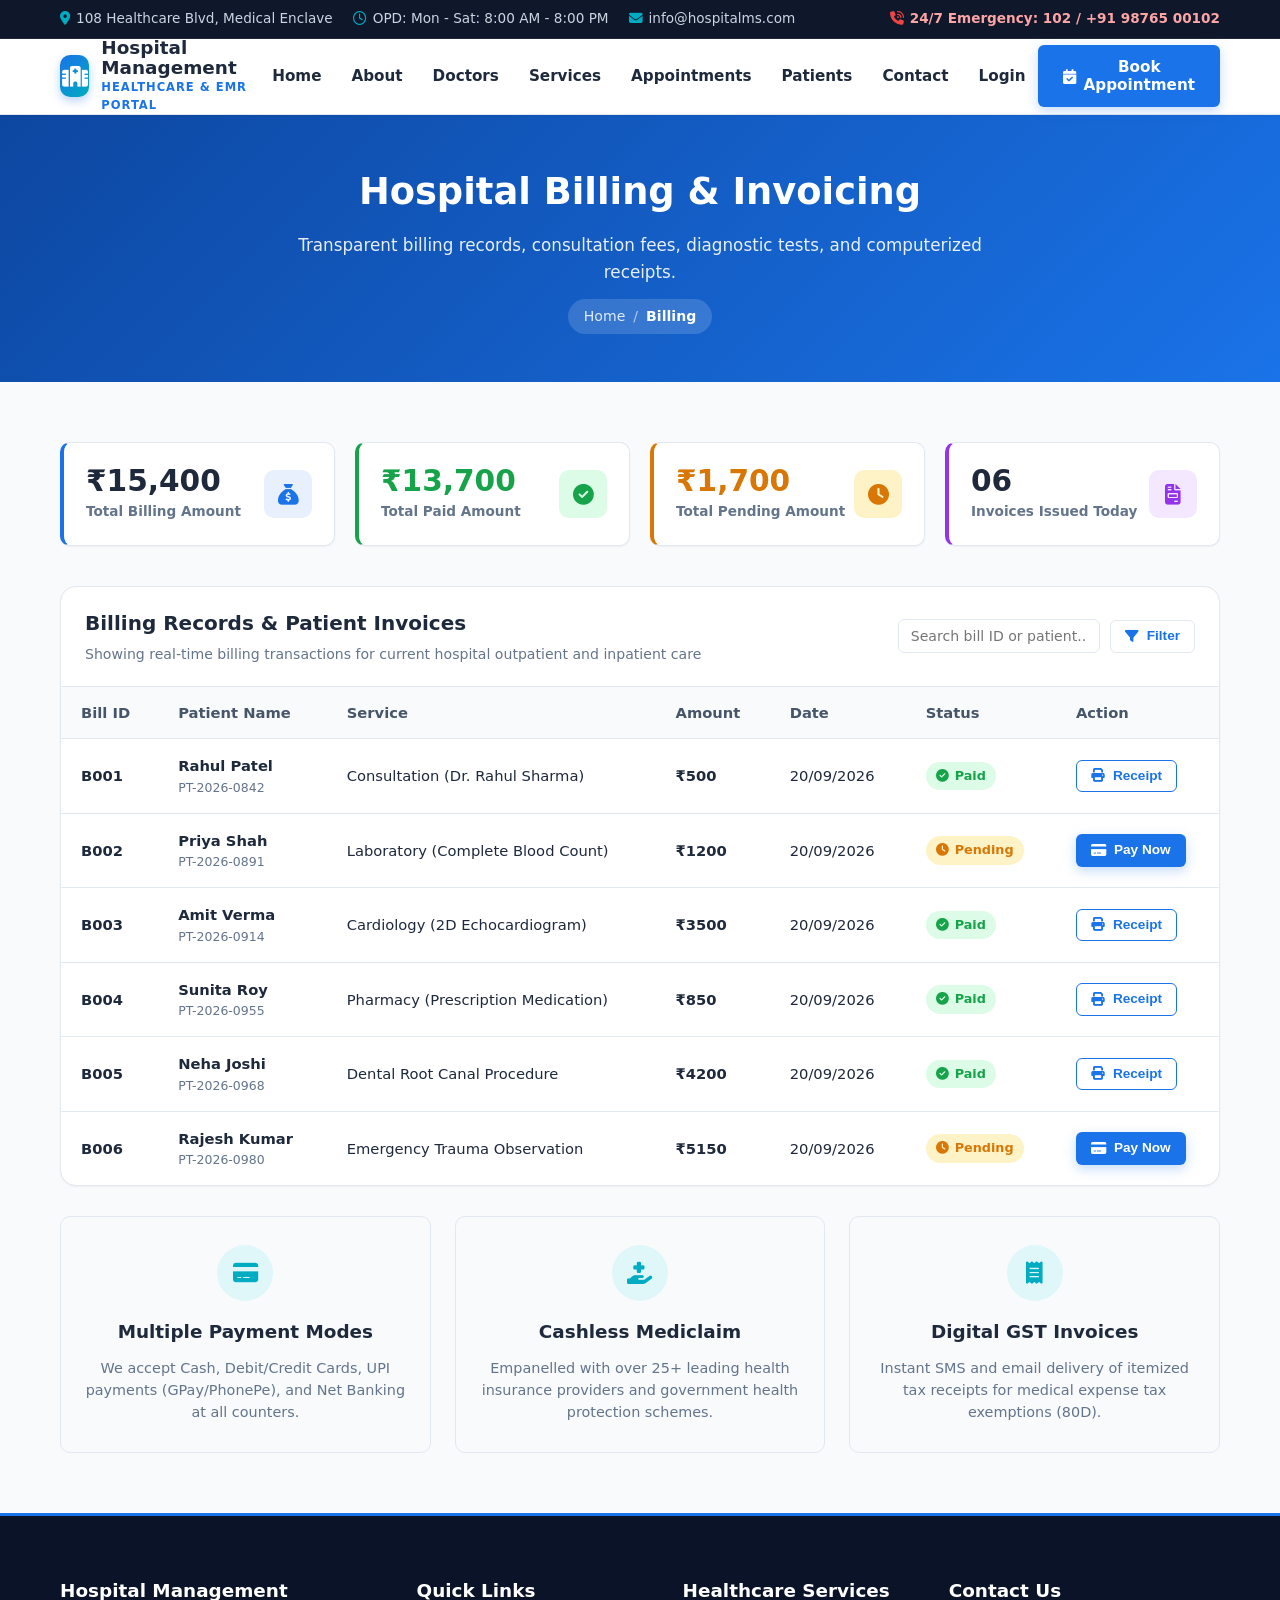
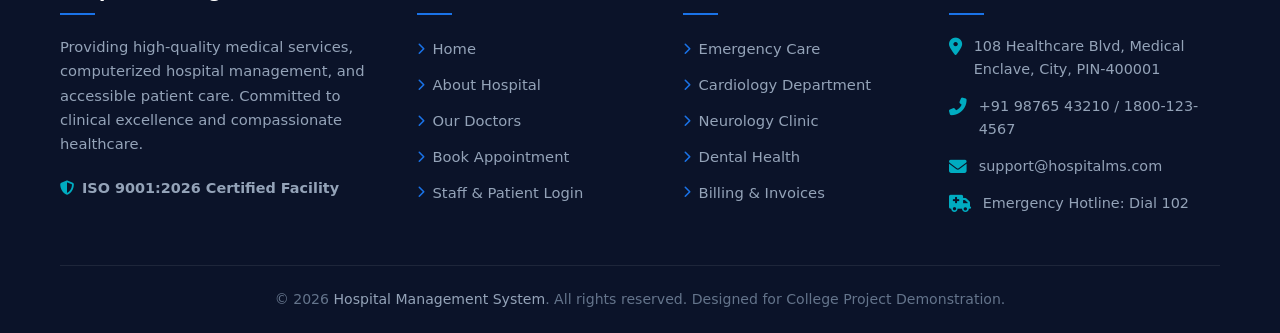
<file: billing.html>
<!DOCTYPE html>
<html lang="en">
<head>
  <meta charset="UTF-8">
  <meta name="viewport" content="width=device-width, initial-scale=1.0">
  <title>Hospital Billing &amp; Invoices | Hospital Management System</title>
  <!-- Font Awesome Icons CDN -->
  <link rel="stylesheet" href="https://cdnjs.cloudflare.com/ajax/libs/font-awesome/6.5.1/css/all.min.css">
  <!-- Custom Stylesheet -->
  <link rel="stylesheet" href="css/style.css">
</head>
<body>

  <!-- =========================================================================
       TOP EMERGENCY & CONTACT INFO BAR
       ========================================================================= -->
  <aside class="top-bar">
    <div class="container top-bar-content">
      <div class="top-info">
        <span class="top-info-item"><i class="fas fa-map-marker-alt"></i> 108 Healthcare Blvd, Medical Enclave</span>
        <span class="top-info-item"><i class="far fa-clock"></i> OPD: Mon - Sat: 8:00 AM - 8:00 PM</span>
        <span class="top-info-item"><i class="fas fa-envelope"></i> info@hospitalms.com</span>
      </div>
      <div class="top-info">
        <span class="top-info-item top-emergency"><i class="fas fa-phone-volume"></i> 24/7 Emergency: 102 / +91 98765 00102</span>
      </div>
    </div>
  </aside>

  <!-- =========================================================================
       MAIN NAVIGATION HEADER
       ========================================================================= -->
  <header class="main-header">
    <div class="container navbar">
      <!-- Hospital Brand Logo -->
      <a href="index.html" class="logo">
        <div class="logo-icon">
          <i class="fas fa-hospital"></i>
        </div>
        <div class="logo-text">
          <span class="logo-title">Hospital Management</span>
          <span class="logo-sub">Healthcare &amp; EMR Portal</span>
        </div>
      </a>

      <!-- Pure CSS Mobile Hamburger Toggle Checkbox -->
      <input type="checkbox" id="nav-toggle" class="nav-toggle">
      <label for="nav-toggle" class="nav-toggle-label" aria-label="Toggle Navigation">
        <i class="fas fa-bars"></i>
      </label>

      <!-- Navigation Links -->
      <nav class="nav-menu">
        <a href="index.html" class="nav-link">Home</a>
        <a href="about.html" class="nav-link">About</a>
        <a href="doctors.html" class="nav-link">Doctors</a>
        <a href="services.html" class="nav-link">Services</a>
        <a href="appointment.html" class="nav-link">Appointments</a>
        <a href="patient-registration.html" class="nav-link">Patients</a>
        <a href="contact.html" class="nav-link">Contact</a>
        <a href="login.html" class="nav-link">Login</a>
        <!-- Mobile View CTA Button -->
        <a href="appointment.html" class="btn btn-primary btn-sm mobile-cta" style="display: none;">
          <i class="fas fa-calendar-plus"></i> Book Appointment
        </a>
      </nav>

      <!-- Desktop Book Appointment Button -->
      <a href="appointment.html" class="btn btn-primary">
        <i class="fas fa-calendar-check"></i> Book Appointment
      </a>
    </div>
  </header>

  <!-- =========================================================================
       PAGE BANNER
       ========================================================================= -->
  <section class="page-banner">
    <div class="container page-banner-content">
      <h1 class="page-banner-title">Hospital Billing &amp; Invoicing</h1>
      <p class="page-banner-desc">Transparent billing records, consultation fees, diagnostic tests, and computerized receipts.</p>
      <div class="breadcrumb">
        <a href="index.html">Home</a>
        <span>/</span>
        <span class="active">Billing</span>
      </div>
    </div>
  </section>

  <!-- =========================================================================
       MAIN CONTENT CONTAINER
       ========================================================================= -->
  <main>
    <section class="section-padding">
      <div class="container">

        <!-- 3 Professional Billing Summary Cards -->
        <div class="dashboard-stats-grid" style="margin-bottom: 40px;">
          <!-- Total Amount -->
          <div class="dashboard-stat-card" style="border-left: 4px solid var(--primary);">
            <div class="d-stat-info">
              <h3>₹15,400</h3>
              <p>Total Billing Amount</p>
            </div>
            <div class="d-stat-icon icon-blue">
              <i class="fas fa-sack-dollar"></i>
            </div>
          </div>

          <!-- Paid Amount -->
          <div class="dashboard-stat-card" style="border-left: 4px solid var(--status-success);">
            <div class="d-stat-info">
              <h3 style="color: var(--status-success);">₹13,700</h3>
              <p>Total Paid Amount</p>
            </div>
            <div class="d-stat-icon icon-green">
              <i class="fas fa-circle-check"></i>
            </div>
          </div>

          <!-- Pending Amount -->
          <div class="dashboard-stat-card" style="border-left: 4px solid var(--status-warning);">
            <div class="d-stat-info">
              <h3 style="color: var(--status-warning);">₹1,700</h3>
              <p>Total Pending Amount</p>
            </div>
            <div class="d-stat-icon icon-orange">
              <i class="fas fa-clock"></i>
            </div>
          </div>

          <!-- Active Invoices Count -->
          <div class="dashboard-stat-card" style="border-left: 4px solid #9333ea;">
            <div class="d-stat-info">
              <h3>06</h3>
              <p>Invoices Issued Today</p>
            </div>
            <div class="d-stat-icon icon-purple">
              <i class="fas fa-file-invoice"></i>
            </div>
          </div>
        </div>

        <!-- Billing Table Card -->
        <div class="table-card">
          <div class="table-header-bar">
            <div>
              <h2>Billing Records &amp; Patient Invoices</h2>
              <p style="font-size: 0.88rem; color: var(--text-muted); margin-top: 4px;">
                Showing real-time billing transactions for current hospital outpatient and inpatient care
              </p>
            </div>
            <div style="display: flex; gap: 10px; align-items: center;">
              <input type="text" class="form-control" placeholder="Search bill ID or patient..." style="max-width: 250px; padding: 8px 12px; font-size: 0.88rem;">
              <button class="btn btn-secondary btn-sm"><i class="fas fa-filter"></i> Filter</button>
            </div>
          </div>

          <div class="table-wrapper">
            <table class="data-table">
              <thead>
                <tr>
                  <th>Bill ID</th>
                  <th>Patient Name</th>
                  <th>Service</th>
                  <th>Amount</th>
                  <th>Date</th>
                  <th>Status</th>
                  <th>Action</th>
                </tr>
              </thead>
              <tbody>
                <!-- Required Row 1 -->
                <tr>
                  <td><strong>B001</strong></td>
                  <td>
                    <strong>Rahul Patel</strong>
                    <div style="font-size: 0.78rem; color: var(--text-muted);">PT-2026-0842</div>
                  </td>
                  <td>Consultation (Dr. Rahul Sharma)</td>
                  <td><strong>₹500</strong></td>
                  <td>20/09/2026</td>
                  <td><span class="badge badge-paid"><i class="fas fa-check-circle"></i> Paid</span></td>
                  <td>
                    <button class="btn btn-outline btn-sm"><i class="fas fa-print"></i> Receipt</button>
                  </td>
                </tr>

                <!-- Required Row 2 -->
                <tr>
                  <td><strong>B002</strong></td>
                  <td>
                    <strong>Priya Shah</strong>
                    <div style="font-size: 0.78rem; color: var(--text-muted);">PT-2026-0891</div>
                  </td>
                  <td>Laboratory (Complete Blood Count)</td>
                  <td><strong>₹1200</strong></td>
                  <td>20/09/2026</td>
                  <td><span class="badge badge-pending"><i class="fas fa-clock"></i> Pending</span></td>
                  <td>
                    <button class="btn btn-primary btn-sm"><i class="fas fa-credit-card"></i> Pay Now</button>
                  </td>
                </tr>

                <!-- Row 3 -->
                <tr>
                  <td><strong>B003</strong></td>
                  <td>
                    <strong>Amit Verma</strong>
                    <div style="font-size: 0.78rem; color: var(--text-muted);">PT-2026-0914</div>
                  </td>
                  <td>Cardiology (2D Echocardiogram)</td>
                  <td><strong>₹3500</strong></td>
                  <td>20/09/2026</td>
                  <td><span class="badge badge-paid"><i class="fas fa-check-circle"></i> Paid</span></td>
                  <td>
                    <button class="btn btn-outline btn-sm"><i class="fas fa-print"></i> Receipt</button>
                  </td>
                </tr>

                <!-- Row 4 -->
                <tr>
                  <td><strong>B004</strong></td>
                  <td>
                    <strong>Sunita Roy</strong>
                    <div style="font-size: 0.78rem; color: var(--text-muted);">PT-2026-0955</div>
                  </td>
                  <td>Pharmacy (Prescription Medication)</td>
                  <td><strong>₹850</strong></td>
                  <td>20/09/2026</td>
                  <td><span class="badge badge-paid"><i class="fas fa-check-circle"></i> Paid</span></td>
                  <td>
                    <button class="btn btn-outline btn-sm"><i class="fas fa-print"></i> Receipt</button>
                  </td>
                </tr>

                <!-- Row 5 -->
                <tr>
                  <td><strong>B005</strong></td>
                  <td>
                    <strong>Neha Joshi</strong>
                    <div style="font-size: 0.78rem; color: var(--text-muted);">PT-2026-0968</div>
                  </td>
                  <td>Dental Root Canal Procedure</td>
                  <td><strong>₹4200</strong></td>
                  <td>20/09/2026</td>
                  <td><span class="badge badge-paid"><i class="fas fa-check-circle"></i> Paid</span></td>
                  <td>
                    <button class="btn btn-outline btn-sm"><i class="fas fa-print"></i> Receipt</button>
                  </td>
                </tr>

                <!-- Row 6 -->
                <tr>
                  <td><strong>B006</strong></td>
                  <td>
                    <strong>Rajesh Kumar</strong>
                    <div style="font-size: 0.78rem; color: var(--text-muted);">PT-2026-0980</div>
                  </td>
                  <td>Emergency Trauma Observation</td>
                  <td><strong>₹5150</strong></td>
                  <td>20/09/2026</td>
                  <td><span class="badge badge-pending"><i class="fas fa-clock"></i> Pending</span></td>
                  <td>
                    <button class="btn btn-primary btn-sm"><i class="fas fa-credit-card"></i> Pay Now</button>
                  </td>
                </tr>
              </tbody>
            </table>
          </div>
        </div>

        <!-- Billing Assistance & Payment Methods Banner -->
        <div class="features-grid" style="grid-template-columns: repeat(3, 1fr); margin-top: 30px;">
          <div class="feature-card">
            <div class="feature-icon">
              <i class="fas fa-credit-card"></i>
            </div>
            <h3>Multiple Payment Modes</h3>
            <p>We accept Cash, Debit/Credit Cards, UPI payments (GPay/PhonePe), and Net Banking at all counters.</p>
          </div>

          <div class="feature-card">
            <div class="feature-icon">
              <i class="fas fa-hand-holding-medical"></i>
            </div>
            <h3>Cashless Mediclaim</h3>
            <p>Empanelled with over 25+ leading health insurance providers and government health protection schemes.</p>
          </div>

          <div class="feature-card">
            <div class="feature-icon">
              <i class="fas fa-receipt"></i>
            </div>
            <h3>Digital GST Invoices</h3>
            <p>Instant SMS and email delivery of itemized tax receipts for medical expense tax exemptions (80D).</p>
          </div>
        </div>

      </div>
    </section>
  </main>

  <!-- =========================================================================
       FOOTER
       ========================================================================= -->
  <footer class="main-footer">
    <div class="container">
      <div class="footer-grid">
        <!-- Col 1: About Hospital -->
        <div class="footer-col footer-about">
          <h3>Hospital Management</h3>
          <p>
            Providing high-quality medical services, computerized hospital management, and accessible patient care. Committed to clinical excellence and compassionate healthcare.
          </p>
          <div class="highlight-item" style="color: #94a3b8;">
            <i class="fas fa-shield-alt" style="color: var(--secondary);"></i> ISO 9001:2026 Certified Facility
          </div>
        </div>

        <!-- Col 2: Quick Links -->
        <div class="footer-col">
          <h3>Quick Links</h3>
          <ul class="footer-links">
            <li><a href="index.html"><i class="fas fa-chevron-right"></i> Home</a></li>
            <li><a href="about.html"><i class="fas fa-chevron-right"></i> About Hospital</a></li>
            <li><a href="doctors.html"><i class="fas fa-chevron-right"></i> Our Doctors</a></li>
            <li><a href="appointment.html"><i class="fas fa-chevron-right"></i> Book Appointment</a></li>
            <li><a href="login.html"><i class="fas fa-chevron-right"></i> Staff &amp; Patient Login</a></li>
          </ul>
        </div>

        <!-- Col 3: Services -->
        <div class="footer-col">
          <h3>Healthcare Services</h3>
          <ul class="footer-links">
            <li><a href="services.html"><i class="fas fa-chevron-right"></i> Emergency Care</a></li>
            <li><a href="services.html"><i class="fas fa-chevron-right"></i> Cardiology Department</a></li>
            <li><a href="services.html"><i class="fas fa-chevron-right"></i> Neurology Clinic</a></li>
            <li><a href="services.html"><i class="fas fa-chevron-right"></i> Dental Health</a></li>
            <li><a href="billing.html"><i class="fas fa-chevron-right"></i> Billing &amp; Invoices</a></li>
          </ul>
        </div>

        <!-- Col 4: Contact Information -->
        <div class="footer-col">
          <h3>Contact Us</h3>
          <div class="footer-contact-list">
            <div class="footer-contact-item">
              <i class="fas fa-map-marker-alt"></i>
              <span>108 Healthcare Blvd, Medical Enclave, City, PIN-400001</span>
            </div>
            <div class="footer-contact-item">
              <i class="fas fa-phone-alt"></i>
              <span>+91 98765 43210 / 1800-123-4567</span>
            </div>
            <div class="footer-contact-item">
              <i class="fas fa-envelope"></i>
              <span>support@hospitalms.com</span>
            </div>
            <div class="footer-contact-item">
              <i class="fas fa-truck-medical"></i>
              <span>Emergency Hotline: Dial 102</span>
            </div>
          </div>
        </div>
      </div>

      <!-- Copyright & Bottom Bar -->
      <div class="footer-bottom">
        <p>&copy; 2026 <span>Hospital Management System</span>. All rights reserved. Designed for College Project Demonstration.</p>
      </div>
    </div>
  </footer>

</body>
</html>
</file>
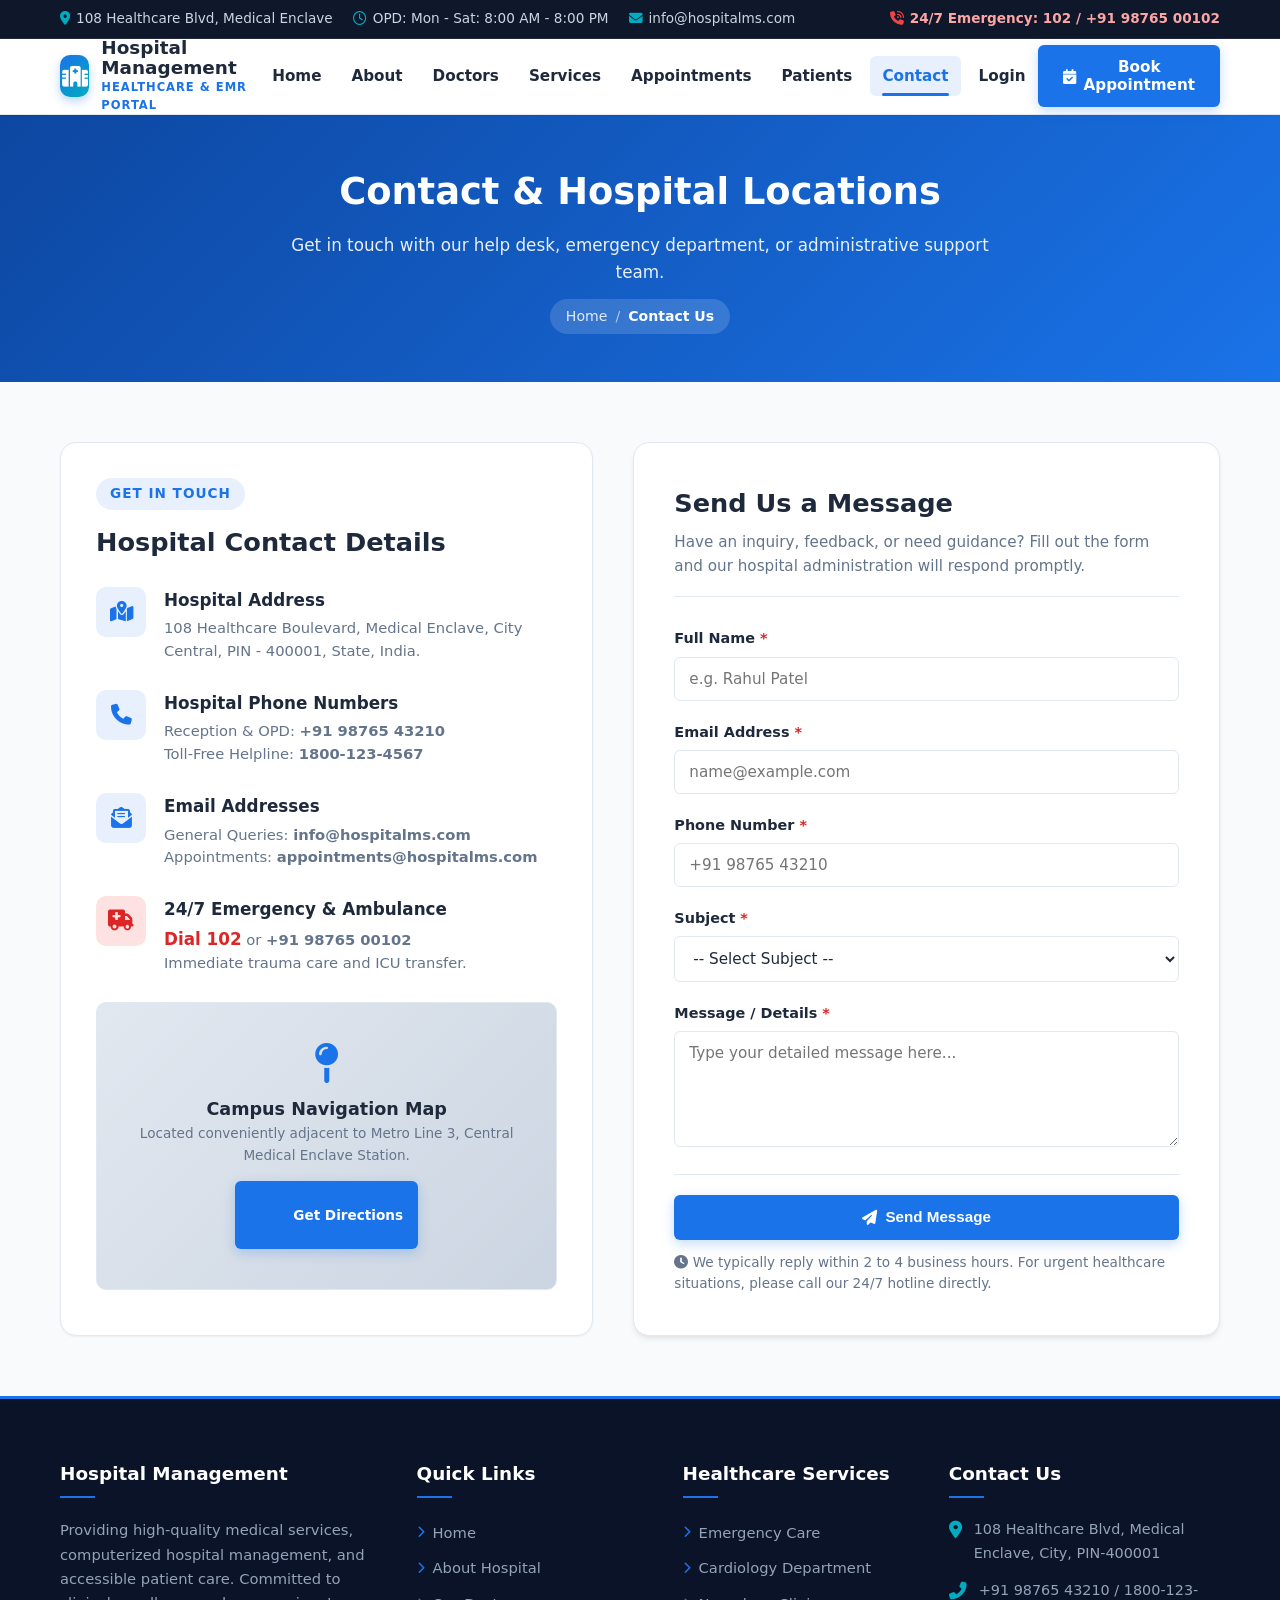
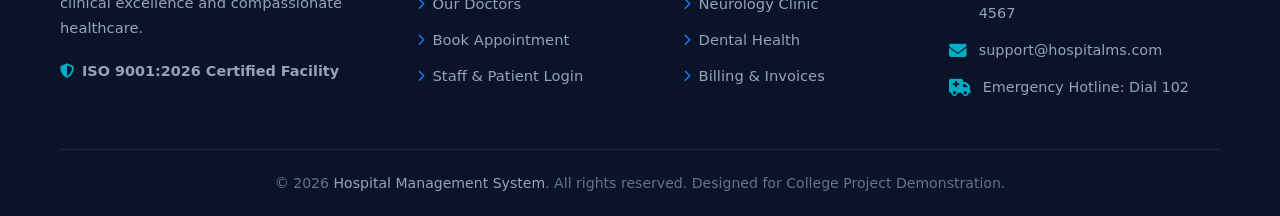
<file: contact.html>
<!DOCTYPE html>
<html lang="en">
<head>
  <meta charset="UTF-8">
  <meta name="viewport" content="width=device-width, initial-scale=1.0">
  <title>Contact Us | Hospital Management System</title>
  <!-- Font Awesome Icons CDN -->
  <link rel="stylesheet" href="https://cdnjs.cloudflare.com/ajax/libs/font-awesome/6.5.1/css/all.min.css">
  <!-- Custom Stylesheet -->
  <link rel="stylesheet" href="css/style.css">
</head>
<body>

  <!-- =========================================================================
       TOP EMERGENCY & CONTACT INFO BAR
       ========================================================================= -->
  <aside class="top-bar">
    <div class="container top-bar-content">
      <div class="top-info">
        <span class="top-info-item"><i class="fas fa-map-marker-alt"></i> 108 Healthcare Blvd, Medical Enclave</span>
        <span class="top-info-item"><i class="far fa-clock"></i> OPD: Mon - Sat: 8:00 AM - 8:00 PM</span>
        <span class="top-info-item"><i class="fas fa-envelope"></i> info@hospitalms.com</span>
      </div>
      <div class="top-info">
        <span class="top-info-item top-emergency"><i class="fas fa-phone-volume"></i> 24/7 Emergency: 102 / +91 98765 00102</span>
      </div>
    </div>
  </aside>

  <!-- =========================================================================
       MAIN NAVIGATION HEADER
       ========================================================================= -->
  <header class="main-header">
    <div class="container navbar">
      <!-- Hospital Brand Logo -->
      <a href="index.html" class="logo">
        <div class="logo-icon">
          <i class="fas fa-hospital"></i>
        </div>
        <div class="logo-text">
          <span class="logo-title">Hospital Management</span>
          <span class="logo-sub">Healthcare &amp; EMR Portal</span>
        </div>
      </a>

      <!-- Pure CSS Mobile Hamburger Toggle Checkbox -->
      <input type="checkbox" id="nav-toggle" class="nav-toggle">
      <label for="nav-toggle" class="nav-toggle-label" aria-label="Toggle Navigation">
        <i class="fas fa-bars"></i>
      </label>

      <!-- Navigation Links -->
      <nav class="nav-menu">
        <a href="index.html" class="nav-link">Home</a>
        <a href="about.html" class="nav-link">About</a>
        <a href="doctors.html" class="nav-link">Doctors</a>
        <a href="services.html" class="nav-link">Services</a>
        <a href="appointment.html" class="nav-link">Appointments</a>
        <a href="patient-registration.html" class="nav-link">Patients</a>
        <a href="contact.html" class="nav-link active">Contact</a>
        <a href="login.html" class="nav-link">Login</a>
        <!-- Mobile View CTA Button -->
        <a href="appointment.html" class="btn btn-primary btn-sm mobile-cta" style="display: none;">
          <i class="fas fa-calendar-plus"></i> Book Appointment
        </a>
      </nav>

      <!-- Desktop Book Appointment Button -->
      <a href="appointment.html" class="btn btn-primary">
        <i class="fas fa-calendar-check"></i> Book Appointment
      </a>
    </div>
  </header>

  <!-- =========================================================================
       PAGE BANNER
       ========================================================================= -->
  <section class="page-banner">
    <div class="container page-banner-content">
      <h1 class="page-banner-title">Contact &amp; Hospital Locations</h1>
      <p class="page-banner-desc">Get in touch with our help desk, emergency department, or administrative support team.</p>
      <div class="breadcrumb">
        <a href="index.html">Home</a>
        <span>/</span>
        <span class="active">Contact Us</span>
      </div>
    </div>
  </section>

  <!-- =========================================================================
       MAIN CONTENT CONTAINER
       ========================================================================= -->
  <main>
    <section class="section-padding">
      <div class="container">
        
        <!-- Contact Grid: Left Info & Map, Right Contact Form -->
        <div class="contact-grid">
          
          <!-- Left Column: Contact Details & Map Placeholder -->
          <div>
            <div class="contact-info-card">
              <span class="section-badge">Get In Touch</span>
              <h2 style="font-size: 1.6rem; font-weight: 800; color: var(--text-dark); margin-bottom: 24px;">
                Hospital Contact Details
              </h2>

              <!-- 1. Hospital Address -->
              <div class="contact-item">
                <div class="contact-icon-box">
                  <i class="fas fa-map-location-dot"></i>
                </div>
                <div class="contact-item-text">
                  <h4>Hospital Address</h4>
                  <p>108 Healthcare Boulevard, Medical Enclave, City Central, PIN - 400001, State, India.</p>
                </div>
              </div>

              <!-- 2. Phone Number -->
              <div class="contact-item">
                <div class="contact-icon-box">
                  <i class="fas fa-phone"></i>
                </div>
                <div class="contact-item-text">
                  <h4>Hospital Phone Numbers</h4>
                  <p>Reception &amp; OPD: <strong>+91 98765 43210</strong><br>Toll-Free Helpline: <strong>1800-123-4567</strong></p>
                </div>
              </div>

              <!-- 3. Email Address -->
              <div class="contact-item">
                <div class="contact-icon-box">
                  <i class="fas fa-envelope-open-text"></i>
                </div>
                <div class="contact-item-text">
                  <h4>Email Addresses</h4>
                  <p>General Queries: <strong>info@hospitalms.com</strong><br>Appointments: <strong>appointments@hospitalms.com</strong></p>
                </div>
              </div>

              <!-- 4. Emergency Number -->
              <div class="contact-item">
                <div class="contact-icon-box" style="background-color: var(--status-danger-bg); color: var(--status-danger);">
                  <i class="fas fa-truck-medical"></i>
                </div>
                <div class="contact-item-text">
                  <h4>24/7 Emergency &amp; Ambulance</h4>
                  <p><strong style="color: var(--status-danger); font-size: 1.05rem;">Dial 102</strong> or <strong>+91 98765 00102</strong><br>Immediate trauma care and ICU transfer.</p>
                </div>
              </div>

              <!-- Map Placeholder / Styled Location Design -->
              <div class="map-placeholder-card">
                <i class="fas fa-map-pin"></i>
                <h4>Campus Navigation Map</h4>
                <p>Located conveniently adjacent to Metro Line 3, Central Medical Enclave Station.</p>
                <div style="margin-top: 15px;">
                  <a href="#" class="btn btn-primary btn-sm"><i class="fas fa-location-arrow"></i> Get Directions</a>
                </div>
              </div>
            </div>
          </div>

          <!-- Right Column: Contact Inquiry Form -->
          <div class="form-card">
            <div class="form-header">
              <h2>Send Us a Message</h2>
              <p>Have an inquiry, feedback, or need guidance? Fill out the form and our hospital administration will respond promptly.</p>
            </div>

            <form action="contact.html" method="get">
              <div class="form-group">
                <label class="form-label" for="contact-name">Full Name <span class="required">*</span></label>
                <input type="text" id="contact-name" name="fullName" class="form-control" placeholder="e.g. Rahul Patel" required>
              </div>

              <div class="form-group">
                <label class="form-label" for="contact-email">Email Address <span class="required">*</span></label>
                <input type="email" id="contact-email" name="email" class="form-control" placeholder="name@example.com" required>
              </div>

              <div class="form-group">
                <label class="form-label" for="contact-phone">Phone Number <span class="required">*</span></label>
                <input type="tel" id="contact-phone" name="phone" class="form-control" placeholder="+91 98765 43210" required>
              </div>

              <div class="form-group">
                <label class="form-label" for="contact-subject">Subject <span class="required">*</span></label>
                <select id="contact-subject" name="subject" class="form-control" required>
                  <option value="">-- Select Subject --</option>
                  <option value="General Inquiry">General Hospital Inquiry</option>
                  <option value="Appointment Help">Appointment Booking Assistance</option>
                  <option value="Billing & Insurance">Billing &amp; TPA Mediclaim Query</option>
                  <option value="Feedback / Complaint">Patient Feedback or Grievance</option>
                  <option value="Careers">Medical Staff Careers</option>
                </select>
              </div>

              <div class="form-group">
                <label class="form-label" for="contact-message">Message / Details <span class="required">*</span></label>
                <textarea id="contact-message" name="message" class="form-control" rows="5" placeholder="Type your detailed message here..." required></textarea>
              </div>

              <div class="form-actions" style="margin-top: 20px;">
                <button type="submit" class="btn btn-primary btn-block">
                  <i class="fas fa-paper-plane"></i> Send Message
                </button>
              </div>

              <p class="form-note">
                <i class="fas fa-clock"></i> We typically reply within 2 to 4 business hours. For urgent healthcare situations, please call our 24/7 hotline directly.
              </p>
            </form>
          </div>

        </div>

      </div>
    </section>
  </main>

  <!-- =========================================================================
       FOOTER
       ========================================================================= -->
  <footer class="main-footer">
    <div class="container">
      <div class="footer-grid">
        <!-- Col 1: About Hospital -->
        <div class="footer-col footer-about">
          <h3>Hospital Management</h3>
          <p>
            Providing high-quality medical services, computerized hospital management, and accessible patient care. Committed to clinical excellence and compassionate healthcare.
          </p>
          <div class="highlight-item" style="color: #94a3b8;">
            <i class="fas fa-shield-alt" style="color: var(--secondary);"></i> ISO 9001:2026 Certified Facility
          </div>
        </div>

        <!-- Col 2: Quick Links -->
        <div class="footer-col">
          <h3>Quick Links</h3>
          <ul class="footer-links">
            <li><a href="index.html"><i class="fas fa-chevron-right"></i> Home</a></li>
            <li><a href="about.html"><i class="fas fa-chevron-right"></i> About Hospital</a></li>
            <li><a href="doctors.html"><i class="fas fa-chevron-right"></i> Our Doctors</a></li>
            <li><a href="appointment.html"><i class="fas fa-chevron-right"></i> Book Appointment</a></li>
            <li><a href="login.html"><i class="fas fa-chevron-right"></i> Staff &amp; Patient Login</a></li>
          </ul>
        </div>

        <!-- Col 3: Services -->
        <div class="footer-col">
          <h3>Healthcare Services</h3>
          <ul class="footer-links">
            <li><a href="services.html"><i class="fas fa-chevron-right"></i> Emergency Care</a></li>
            <li><a href="services.html"><i class="fas fa-chevron-right"></i> Cardiology Department</a></li>
            <li><a href="services.html"><i class="fas fa-chevron-right"></i> Neurology Clinic</a></li>
            <li><a href="services.html"><i class="fas fa-chevron-right"></i> Dental Health</a></li>
            <li><a href="billing.html"><i class="fas fa-chevron-right"></i> Billing &amp; Invoices</a></li>
          </ul>
        </div>

        <!-- Col 4: Contact Information -->
        <div class="footer-col">
          <h3>Contact Us</h3>
          <div class="footer-contact-list">
            <div class="footer-contact-item">
              <i class="fas fa-map-marker-alt"></i>
              <span>108 Healthcare Blvd, Medical Enclave, City, PIN-400001</span>
            </div>
            <div class="footer-contact-item">
              <i class="fas fa-phone-alt"></i>
              <span>+91 98765 43210 / 1800-123-4567</span>
            </div>
            <div class="footer-contact-item">
              <i class="fas fa-envelope"></i>
              <span>support@hospitalms.com</span>
            </div>
            <div class="footer-contact-item">
              <i class="fas fa-truck-medical"></i>
              <span>Emergency Hotline: Dial 102</span>
            </div>
          </div>
        </div>
      </div>

      <!-- Copyright & Bottom Bar -->
      <div class="footer-bottom">
        <p>&copy; 2026 <span>Hospital Management System</span>. All rights reserved. Designed for College Project Demonstration.</p>
      </div>
    </div>
  </footer>

</body>
</html>
</file>
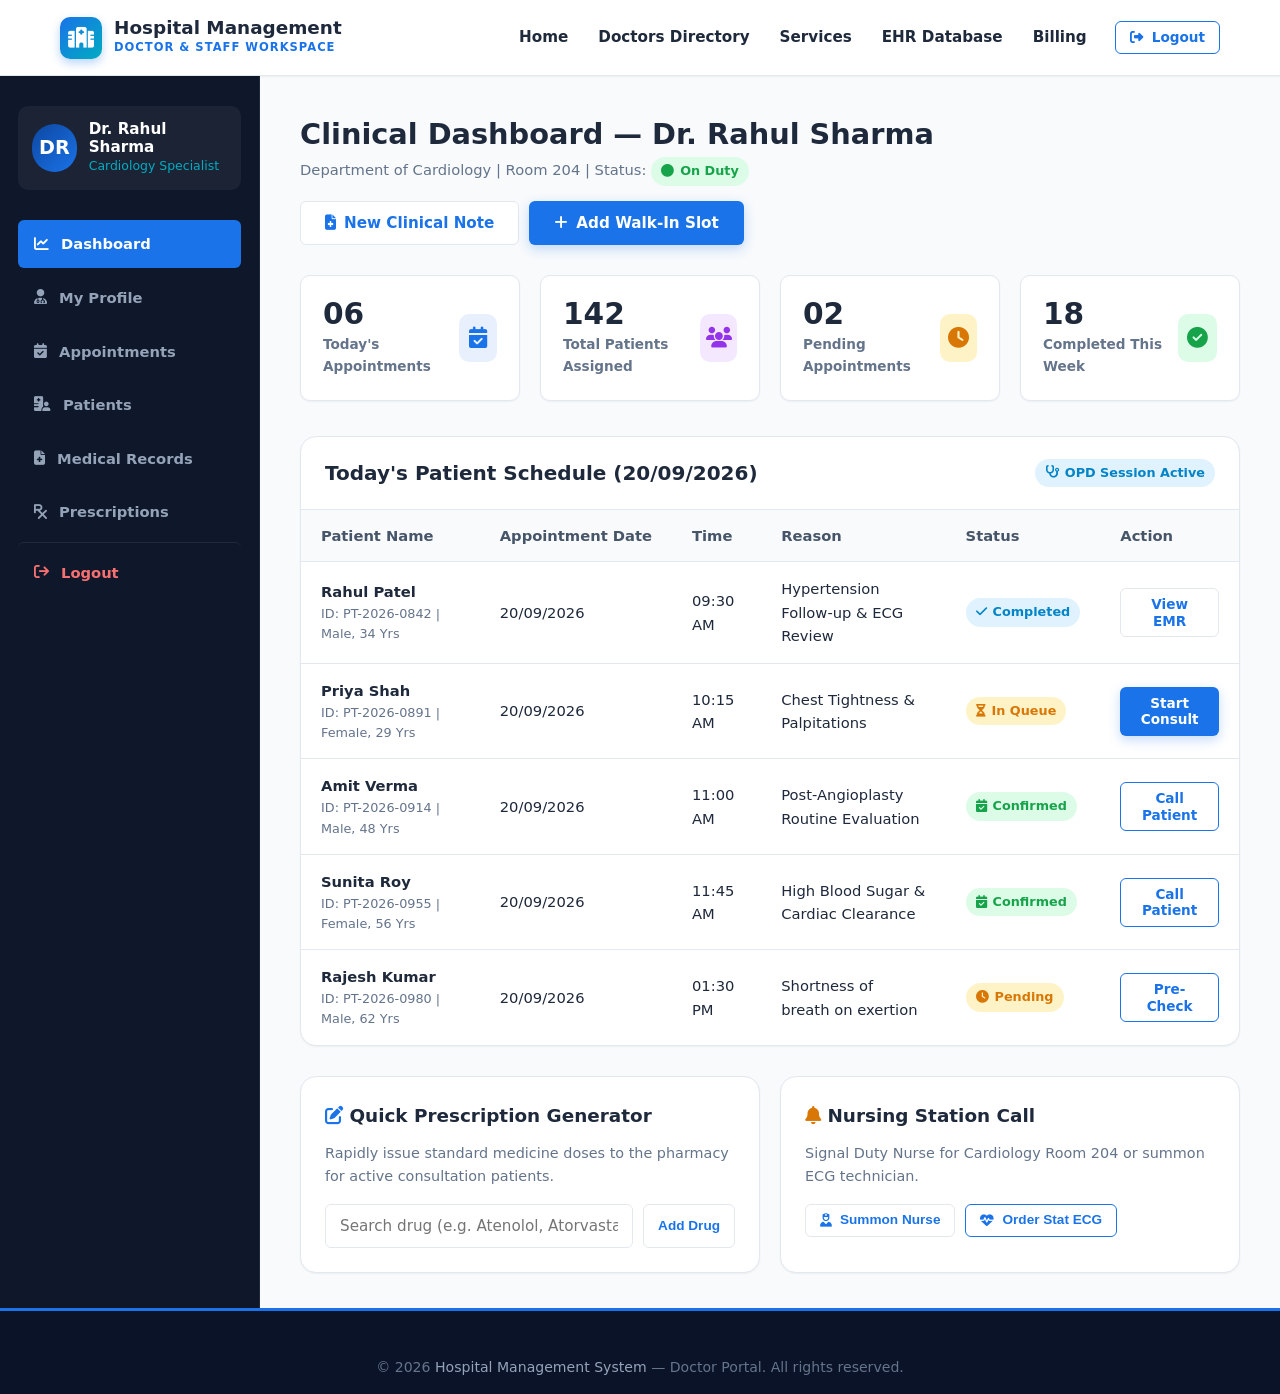
<file: doctor-dashboard.html>
<!DOCTYPE html>
<html lang="en">
<head>
  <meta charset="UTF-8">
  <meta name="viewport" content="width=device-width, initial-scale=1.0">
  <title>Doctor Dashboard | Hospital Management System</title>
  <!-- Font Awesome Icons CDN -->
  <link rel="stylesheet" href="https://cdnjs.cloudflare.com/ajax/libs/font-awesome/6.5.1/css/all.min.css">
  <!-- Custom Stylesheet -->
  <link rel="stylesheet" href="css/style.css">
</head>
<body>

  <!-- =========================================================================
       MAIN NAVIGATION HEADER (PORTAL VIEW)
       ========================================================================= -->
  <header class="main-header">
    <div class="container navbar">
      <!-- Hospital Brand Logo -->
      <a href="index.html" class="logo">
        <div class="logo-icon">
          <i class="fas fa-hospital"></i>
        </div>
        <div class="logo-text">
          <span class="logo-title">Hospital Management</span>
          <span class="logo-sub">Doctor &amp; Staff Workspace</span>
        </div>
      </a>

      <!-- Navigation Links -->
      <nav class="nav-menu">
        <a href="index.html" class="nav-link">Home</a>
        <a href="doctors.html" class="nav-link">Doctors Directory</a>
        <a href="services.html" class="nav-link">Services</a>
        <a href="medical-records.html" class="nav-link">EHR Database</a>
        <a href="billing.html" class="nav-link">Billing</a>
        <a href="login.html" class="btn btn-outline btn-sm" style="margin-left: 10px;">
          <i class="fas fa-sign-out-alt"></i> Logout
        </a>
      </nav>
    </div>
  </header>

  <!-- =========================================================================
       DOCTOR DASHBOARD WORKSPACE (SIDEBAR + MAIN)
       ========================================================================= -->
  <div class="dashboard-layout">
    
    <!-- -----------------------------------------------------------------------
         DOCTOR SIDEBAR
         ----------------------------------------------------------------------- -->
    <aside class="dashboard-sidebar">
      <!-- Doctor Profile Preview -->
      <div class="sidebar-user-card">
        <div class="sidebar-avatar" style="background: linear-gradient(135deg, #0d47a1, #1a73e8);">
          DR
        </div>
        <div class="sidebar-user-details">
          <h4>Dr. Rahul Sharma</h4>
          <p>Cardiology Specialist</p>
        </div>
      </div>

      <!-- Menu Items -->
      <ul class="sidebar-menu">
        <li class="sidebar-item active">
          <a href="doctor-dashboard.html">
            <i class="fas fa-chart-line"></i> Dashboard
          </a>
        </li>
        <li class="sidebar-item">
          <a href="#profile">
            <i class="fas fa-user-md"></i> My Profile
          </a>
        </li>
        <li class="sidebar-item">
          <a href="#appointments">
            <i class="fas fa-calendar-check"></i> Appointments
          </a>
        </li>
        <li class="sidebar-item">
          <a href="#patients">
            <i class="fas fa-hospital-user"></i> Patients
          </a>
        </li>
        <li class="sidebar-item">
          <a href="medical-records.html">
            <i class="fas fa-file-medical"></i> Medical Records
          </a>
        </li>
        <li class="sidebar-item">
          <a href="#prescriptions">
            <i class="fas fa-prescription"></i> Prescriptions
          </a>
        </li>
        <li class="sidebar-item logout">
          <a href="login.html">
            <i class="fas fa-arrow-right-from-bracket"></i> Logout
          </a>
        </li>
      </ul>
    </aside>

    <!-- -----------------------------------------------------------------------
         DOCTOR MAIN WORKSPACE
         ----------------------------------------------------------------------- -->
    <main class="dashboard-main">
      
      <!-- Greeting Header -->
      <div class="dashboard-header">
        <div class="dashboard-greeting">
          <h1>Clinical Dashboard — Dr. Rahul Sharma</h1>
          <p>Department of Cardiology | Room 204 | Status: <span class="badge badge-success"><i class="fas fa-circle"></i> On Duty</span></p>
        </div>
        <div style="display: flex; gap: 10px;">
          <a href="medical-records.html" class="btn btn-secondary">
            <i class="fas fa-file-medical"></i> New Clinical Note
          </a>
          <a href="appointment.html" class="btn btn-primary">
            <i class="fas fa-plus"></i> Add Walk-In Slot
          </a>
        </div>
      </div>

      <!-- 4 Metric Cards -->
      <div class="dashboard-stats-grid">
        <!-- Card 1: Today's Appointments -->
        <div class="dashboard-stat-card">
          <div class="d-stat-info">
            <h3>06</h3>
            <p>Today's Appointments</p>
          </div>
          <div class="d-stat-icon icon-blue">
            <i class="fas fa-calendar-check"></i>
          </div>
        </div>

        <!-- Card 2: Total Patients -->
        <div class="dashboard-stat-card">
          <div class="d-stat-info">
            <h3>142</h3>
            <p>Total Patients Assigned</p>
          </div>
          <div class="d-stat-icon icon-purple">
            <i class="fas fa-users"></i>
          </div>
        </div>

        <!-- Card 3: Pending Appointments -->
        <div class="dashboard-stat-card">
          <div class="d-stat-info">
            <h3>02</h3>
            <p>Pending Appointments</p>
          </div>
          <div class="d-stat-icon icon-orange">
            <i class="fas fa-clock"></i>
          </div>
        </div>

        <!-- Card 4: Completed Appointments -->
        <div class="dashboard-stat-card">
          <div class="d-stat-info">
            <h3>18</h3>
            <p>Completed This Week</p>
          </div>
          <div class="d-stat-icon icon-green">
            <i class="fas fa-circle-check"></i>
          </div>
        </div>
      </div>

      <!-- Clinical Schedule & Patient Appointments Table -->
      <section class="table-card" id="appointments">
        <div class="table-header-bar">
          <h2>Today's Patient Schedule (20/09/2026)</h2>
          <span class="badge badge-info"><i class="fas fa-stethoscope"></i> OPD Session Active</span>
        </div>

        <div class="table-wrapper">
          <table class="data-table">
            <thead>
              <tr>
                <th>Patient Name</th>
                <th>Appointment Date</th>
                <th>Time</th>
                <th>Reason</th>
                <th>Status</th>
                <th>Action</th>
              </tr>
            </thead>
            <tbody>
              <!-- Row 1: Rahul Patel -->
              <tr>
                <td>
                  <strong>Rahul Patel</strong>
                  <div style="font-size: 0.8rem; color: var(--text-muted);">ID: PT-2026-0842 | Male, 34 Yrs</div>
                </td>
                <td>20/09/2026</td>
                <td>09:30 AM</td>
                <td>Hypertension Follow-up &amp; ECG Review</td>
                <td><span class="badge badge-completed"><i class="fas fa-check"></i> Completed</span></td>
                <td>
                  <a href="medical-records.html" class="btn btn-secondary btn-sm">View EMR</a>
                </td>
              </tr>

              <!-- Row 2: Priya Shah -->
              <tr>
                <td>
                  <strong>Priya Shah</strong>
                  <div style="font-size: 0.8rem; color: var(--text-muted);">ID: PT-2026-0891 | Female, 29 Yrs</div>
                </td>
                <td>20/09/2026</td>
                <td>10:15 AM</td>
                <td>Chest Tightness &amp; Palpitations</td>
                <td><span class="badge badge-waiting"><i class="fas fa-hourglass-half"></i> In Queue</span></td>
                <td>
                  <a href="#" class="btn btn-primary btn-sm">Start Consult</a>
                </td>
              </tr>

              <!-- Row 3: Amit Verma -->
              <tr>
                <td>
                  <strong>Amit Verma</strong>
                  <div style="font-size: 0.8rem; color: var(--text-muted);">ID: PT-2026-0914 | Male, 48 Yrs</div>
                </td>
                <td>20/09/2026</td>
                <td>11:00 AM</td>
                <td>Post-Angioplasty Routine Evaluation</td>
                <td><span class="badge badge-confirmed"><i class="fas fa-calendar-check"></i> Confirmed</span></td>
                <td>
                  <a href="#" class="btn btn-outline btn-sm">Call Patient</a>
                </td>
              </tr>

              <!-- Row 4: Sunita Roy -->
              <tr>
                <td>
                  <strong>Sunita Roy</strong>
                  <div style="font-size: 0.8rem; color: var(--text-muted);">ID: PT-2026-0955 | Female, 56 Yrs</div>
                </td>
                <td>20/09/2026</td>
                <td>11:45 AM</td>
                <td>High Blood Sugar &amp; Cardiac Clearance</td>
                <td><span class="badge badge-confirmed"><i class="fas fa-calendar-check"></i> Confirmed</span></td>
                <td>
                  <a href="#" class="btn btn-outline btn-sm">Call Patient</a>
                </td>
              </tr>

              <!-- Row 5: Rajesh Kumar -->
              <tr>
                <td>
                  <strong>Rajesh Kumar</strong>
                  <div style="font-size: 0.8rem; color: var(--text-muted);">ID: PT-2026-0980 | Male, 62 Yrs</div>
                </td>
                <td>20/09/2026</td>
                <td>01:30 PM</td>
                <td>Shortness of breath on exertion</td>
                <td><span class="badge badge-waiting"><i class="fas fa-clock"></i> Pending</span></td>
                <td>
                  <a href="#" class="btn btn-outline btn-sm">Pre-Check</a>
                </td>
              </tr>
            </tbody>
          </table>
        </div>
      </section>

      <!-- Quick Doctor Tools -->
      <div style="display: grid; grid-template-columns: 1fr 1fr; gap: 20px;">
        <!-- Quick Prescription Pad -->
        <div class="table-card" style="padding: 24px; margin-bottom: 0;">
          <h3 style="margin-bottom: 12px; font-size: 1.15rem; color: var(--text-dark);">
            <i class="fas fa-pen-to-square" style="color: var(--primary);"></i> Quick Prescription Generator
          </h3>
          <p style="color: var(--text-muted); font-size: 0.9rem; margin-bottom: 16px;">
            Rapidly issue standard medicine doses to the pharmacy for active consultation patients.
          </p>
          <div style="display: flex; gap: 10px;">
            <input type="text" class="form-control" placeholder="Search drug (e.g. Atenolol, Atorvastatin)..." style="flex: 1;">
            <button class="btn btn-secondary btn-sm">Add Drug</button>
          </div>
        </div>

        <!-- Emergency Notification / Call Nurse -->
        <div class="table-card" style="padding: 24px; margin-bottom: 0;">
          <h3 style="margin-bottom: 12px; font-size: 1.15rem; color: var(--text-dark);">
            <i class="fas fa-bell" style="color: var(--status-warning);"></i> Nursing Station Call
          </h3>
          <p style="color: var(--text-muted); font-size: 0.9rem; margin-bottom: 16px;">
            Signal Duty Nurse for Cardiology Room 204 or summon ECG technician.
          </p>
          <div style="display: flex; gap: 10px;">
            <button class="btn btn-secondary btn-sm"><i class="fas fa-user-nurse"></i> Summon Nurse</button>
            <button class="btn btn-outline btn-sm"><i class="fas fa-heart-pulse"></i> Order Stat ECG</button>
          </div>
        </div>
      </div>

    </main>
  </div>

  <!-- =========================================================================
       FOOTER
       ========================================================================= -->
  <footer class="main-footer" style="padding-top: 30px;">
    <div class="container">
      <div class="footer-bottom" style="border-top: none; padding: 15px 0;">
        <p>&copy; 2026 <span>Hospital Management System</span> — Doctor Portal. All rights reserved.</p>
      </div>
    </div>
  </footer>

</body>
</html>
</file>
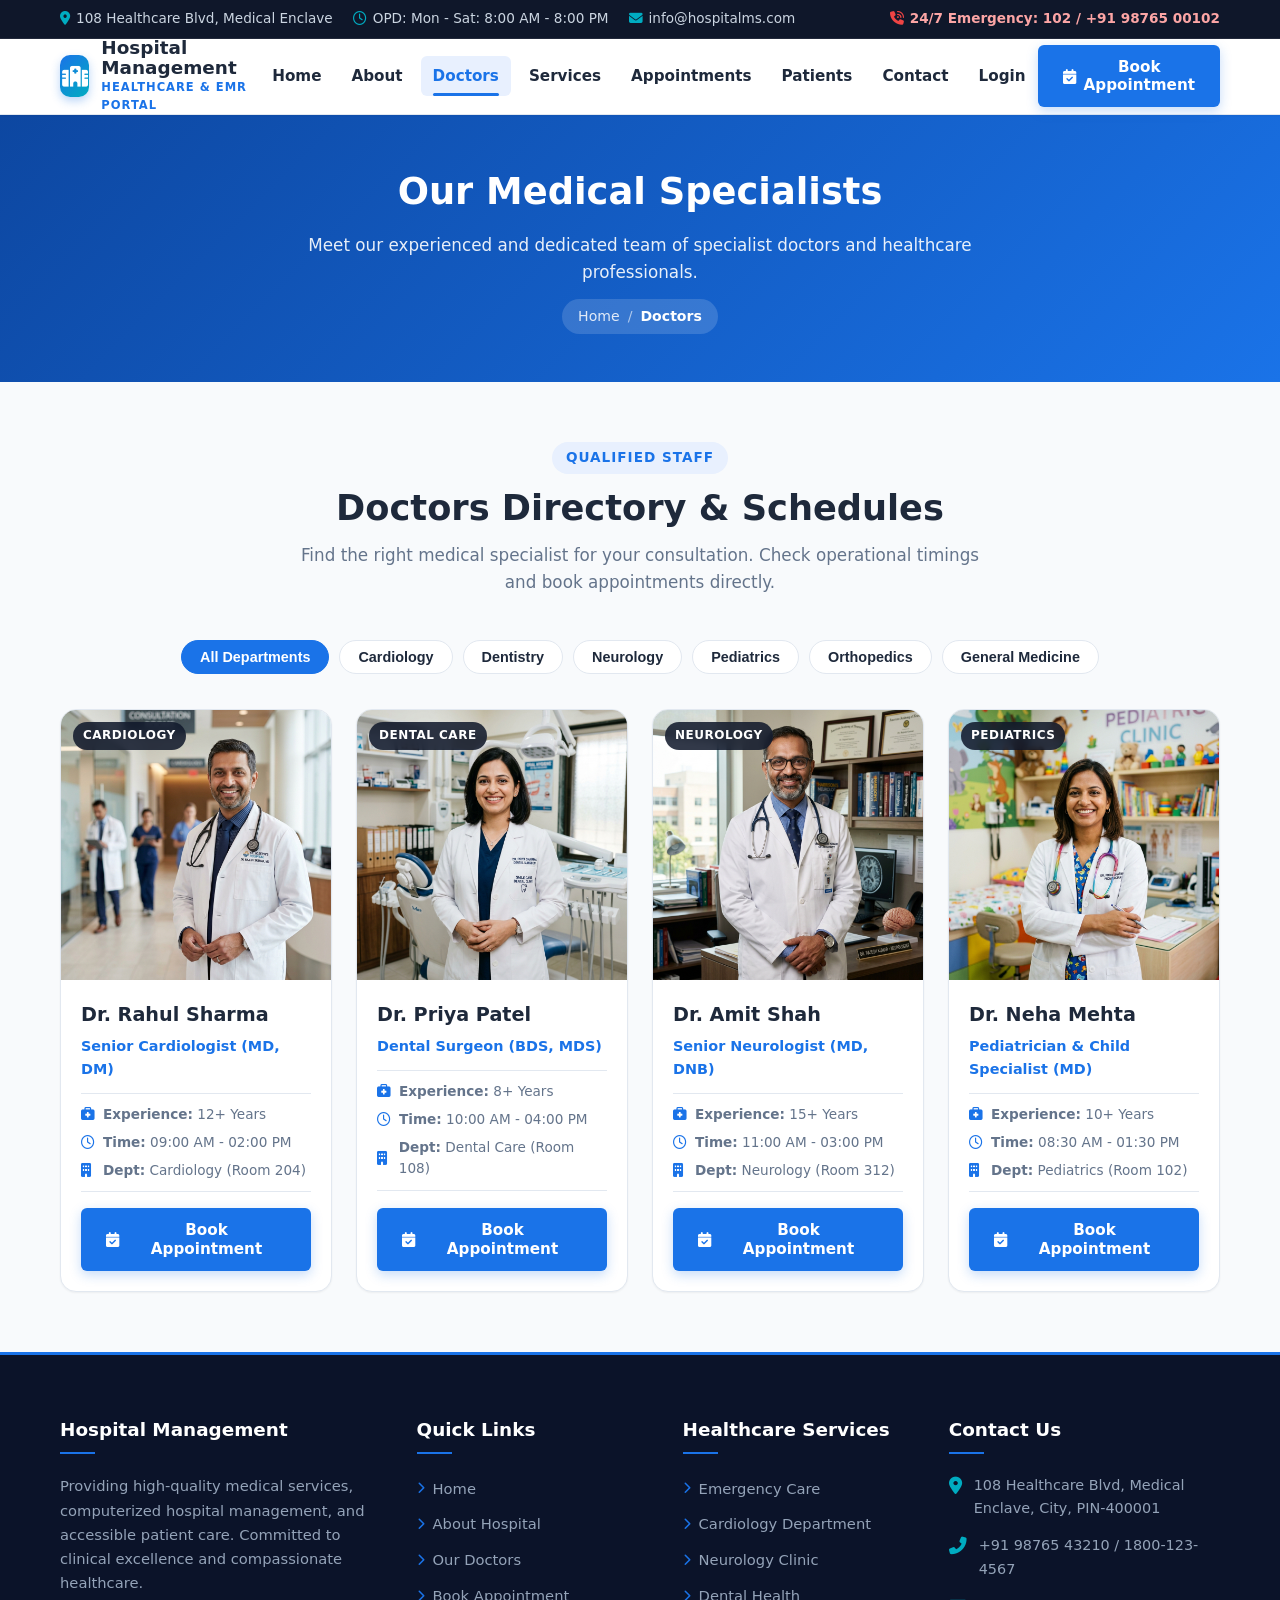
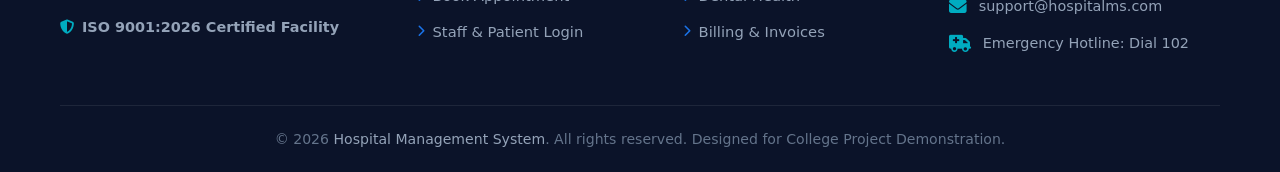
<file: doctors.html>
<!DOCTYPE html>
<html lang="en">
<head>
  <meta charset="UTF-8">
  <meta name="viewport" content="width=device-width, initial-scale=1.0">
  <title>Our Doctors | Hospital Management System</title>
  <!-- Font Awesome Icons CDN -->
  <link rel="stylesheet" href="https://cdnjs.cloudflare.com/ajax/libs/font-awesome/6.5.1/css/all.min.css">
  <!-- Custom Stylesheet -->
  <link rel="stylesheet" href="css/style.css">
</head>
<body>

  <!-- =========================================================================
       TOP EMERGENCY & CONTACT INFO BAR
       ========================================================================= -->
  <aside class="top-bar">
    <div class="container top-bar-content">
      <div class="top-info">
        <span class="top-info-item"><i class="fas fa-map-marker-alt"></i> 108 Healthcare Blvd, Medical Enclave</span>
        <span class="top-info-item"><i class="far fa-clock"></i> OPD: Mon - Sat: 8:00 AM - 8:00 PM</span>
        <span class="top-info-item"><i class="fas fa-envelope"></i> info@hospitalms.com</span>
      </div>
      <div class="top-info">
        <span class="top-info-item top-emergency"><i class="fas fa-phone-volume"></i> 24/7 Emergency: 102 / +91 98765 00102</span>
      </div>
    </div>
  </aside>

  <!-- =========================================================================
       MAIN NAVIGATION HEADER
       ========================================================================= -->
  <header class="main-header">
    <div class="container navbar">
      <!-- Hospital Brand Logo -->
      <a href="index.html" class="logo">
        <div class="logo-icon">
          <i class="fas fa-hospital"></i>
        </div>
        <div class="logo-text">
          <span class="logo-title">Hospital Management</span>
          <span class="logo-sub">Healthcare &amp; EMR Portal</span>
        </div>
      </a>

      <!-- Pure CSS Mobile Hamburger Toggle Checkbox -->
      <input type="checkbox" id="nav-toggle" class="nav-toggle">
      <label for="nav-toggle" class="nav-toggle-label" aria-label="Toggle Navigation">
        <i class="fas fa-bars"></i>
      </label>

      <!-- Navigation Links -->
      <nav class="nav-menu">
        <a href="index.html" class="nav-link">Home</a>
        <a href="about.html" class="nav-link">About</a>
        <a href="doctors.html" class="nav-link active">Doctors</a>
        <a href="services.html" class="nav-link">Services</a>
        <a href="appointment.html" class="nav-link">Appointments</a>
        <a href="patient-registration.html" class="nav-link">Patients</a>
        <a href="contact.html" class="nav-link">Contact</a>
        <a href="login.html" class="nav-link">Login</a>
        <!-- Mobile View CTA Button -->
        <a href="appointment.html" class="btn btn-primary btn-sm mobile-cta" style="display: none;">
          <i class="fas fa-calendar-plus"></i> Book Appointment
        </a>
      </nav>

      <!-- Desktop Book Appointment Button -->
      <a href="appointment.html" class="btn btn-primary">
        <i class="fas fa-calendar-check"></i> Book Appointment
      </a>
    </div>
  </header>

  <!-- =========================================================================
       PAGE BANNER
       ========================================================================= -->
  <section class="page-banner">
    <div class="container page-banner-content">
      <h1 class="page-banner-title">Our Medical Specialists</h1>
      <p class="page-banner-desc">Meet our experienced and dedicated team of specialist doctors and healthcare professionals.</p>
      <div class="breadcrumb">
        <a href="index.html">Home</a>
        <span>/</span>
        <span class="active">Doctors</span>
      </div>
    </div>
  </section>

  <!-- =========================================================================
       MAIN CONTENT CONTAINER
       ========================================================================= -->
  <main>
    <section class="section-padding">
      <div class="container">
        <!-- Section Title -->
        <div class="section-header">
          <span class="section-badge">Qualified Staff</span>
          <h2 class="section-title">Doctors Directory &amp; Schedules</h2>
          <p class="section-subtitle">
            Find the right medical specialist for your consultation. Check operational timings and book appointments directly.
          </p>
        </div>

        <!-- Filter Badges -->
        <div class="filter-tabs">
          <button class="filter-tab active">All Departments</button>
          <button class="filter-tab">Cardiology</button>
          <button class="filter-tab">Dentistry</button>
          <button class="filter-tab">Neurology</button>
          <button class="filter-tab">Pediatrics</button>
          <button class="filter-tab">Orthopedics</button>
          <button class="filter-tab">General Medicine</button>
        </div>

        <!-- Responsive Grid of Doctor Cards -->
        <div class="doctors-grid">
          <!-- Doctor 1: Dr. Rahul Sharma -->
          <article class="doctor-card">
            <div class="doctor-img-box">
              <img src="images/doctor1.jpg" alt="Dr. Rahul Sharma - Senior Cardiologist">
              <span class="doctor-dept-badge">Cardiology</span>
            </div>
            <div class="doctor-info">
              <h3 class="doctor-name">Dr. Rahul Sharma</h3>
              <div class="doctor-spec">Senior Cardiologist (MD, DM)</div>
              
              <div class="doctor-meta">
                <div class="doctor-meta-item">
                  <i class="fas fa-briefcase-medical"></i>
                  <span><strong>Experience:</strong> 12+ Years</span>
                </div>
                <div class="doctor-meta-item">
                  <i class="far fa-clock"></i>
                  <span><strong>Time:</strong> 09:00 AM - 02:00 PM</span>
                </div>
                <div class="doctor-meta-item">
                  <i class="fas fa-building"></i>
                  <span><strong>Dept:</strong> Cardiology (Room 204)</span>
                </div>
              </div>

              <a href="appointment.html?doctor=Dr.+Rahul+Sharma" class="btn btn-primary btn-block">
                <i class="fas fa-calendar-check"></i> Book Appointment
              </a>
            </div>
          </article>

          <!-- Doctor 2: Dr. Priya Patel -->
          <article class="doctor-card">
            <div class="doctor-img-box">
              <img src="images/doctor2.jpg" alt="Dr. Priya Patel - Dental Surgeon">
              <span class="doctor-dept-badge">Dental Care</span>
            </div>
            <div class="doctor-info">
              <h3 class="doctor-name">Dr. Priya Patel</h3>
              <div class="doctor-spec">Dental Surgeon (BDS, MDS)</div>
              
              <div class="doctor-meta">
                <div class="doctor-meta-item">
                  <i class="fas fa-briefcase-medical"></i>
                  <span><strong>Experience:</strong> 8+ Years</span>
                </div>
                <div class="doctor-meta-item">
                  <i class="far fa-clock"></i>
                  <span><strong>Time:</strong> 10:00 AM - 04:00 PM</span>
                </div>
                <div class="doctor-meta-item">
                  <i class="fas fa-building"></i>
                  <span><strong>Dept:</strong> Dental Care (Room 108)</span>
                </div>
              </div>

              <a href="appointment.html?doctor=Dr.+Priya+Patel" class="btn btn-primary btn-block">
                <i class="fas fa-calendar-check"></i> Book Appointment
              </a>
            </div>
          </article>

          <!-- Doctor 3: Dr. Amit Shah -->
          <article class="doctor-card">
            <div class="doctor-img-box">
              <img src="images/doctor3.jpg" alt="Dr. Amit Shah - Neurologist">
              <span class="doctor-dept-badge">Neurology</span>
            </div>
            <div class="doctor-info">
              <h3 class="doctor-name">Dr. Amit Shah</h3>
              <div class="doctor-spec">Senior Neurologist (MD, DNB)</div>
              
              <div class="doctor-meta">
                <div class="doctor-meta-item">
                  <i class="fas fa-briefcase-medical"></i>
                  <span><strong>Experience:</strong> 15+ Years</span>
                </div>
                <div class="doctor-meta-item">
                  <i class="far fa-clock"></i>
                  <span><strong>Time:</strong> 11:00 AM - 03:00 PM</span>
                </div>
                <div class="doctor-meta-item">
                  <i class="fas fa-building"></i>
                  <span><strong>Dept:</strong> Neurology (Room 312)</span>
                </div>
              </div>

              <a href="appointment.html?doctor=Dr.+Amit+Shah" class="btn btn-primary btn-block">
                <i class="fas fa-calendar-check"></i> Book Appointment
              </a>
            </div>
          </article>

          <!-- Doctor 4: Dr. Neha Mehta -->
          <article class="doctor-card">
            <div class="doctor-img-box">
              <img src="images/doctor4.jpg" alt="Dr. Neha Mehta - Senior Pediatrician">
              <span class="doctor-dept-badge">Pediatrics</span>
            </div>
            <div class="doctor-info">
              <h3 class="doctor-name">Dr. Neha Mehta</h3>
              <div class="doctor-spec">Pediatrician &amp; Child Specialist (MD)</div>
              
              <div class="doctor-meta">
                <div class="doctor-meta-item">
                  <i class="fas fa-briefcase-medical"></i>
                  <span><strong>Experience:</strong> 10+ Years</span>
                </div>
                <div class="doctor-meta-item">
                  <i class="far fa-clock"></i>
                  <span><strong>Time:</strong> 08:30 AM - 01:30 PM</span>
                </div>
                <div class="doctor-meta-item">
                  <i class="fas fa-building"></i>
                  <span><strong>Dept:</strong> Pediatrics (Room 102)</span>
                </div>
              </div>

              <a href="appointment.html?doctor=Dr.+Neha+Mehta" class="btn btn-primary btn-block">
                <i class="fas fa-calendar-check"></i> Book Appointment
              </a>
            </div>
          </article>
        </div>
      </div>
    </section>
  </main>

  <!-- =========================================================================
       FOOTER
       ========================================================================= -->
  <footer class="main-footer">
    <div class="container">
      <div class="footer-grid">
        <!-- Col 1: About Hospital -->
        <div class="footer-col footer-about">
          <h3>Hospital Management</h3>
          <p>
            Providing high-quality medical services, computerized hospital management, and accessible patient care. Committed to clinical excellence and compassionate healthcare.
          </p>
          <div class="highlight-item" style="color: #94a3b8;">
            <i class="fas fa-shield-alt" style="color: var(--secondary);"></i> ISO 9001:2026 Certified Facility
          </div>
        </div>

        <!-- Col 2: Quick Links -->
        <div class="footer-col">
          <h3>Quick Links</h3>
          <ul class="footer-links">
            <li><a href="index.html"><i class="fas fa-chevron-right"></i> Home</a></li>
            <li><a href="about.html"><i class="fas fa-chevron-right"></i> About Hospital</a></li>
            <li><a href="doctors.html"><i class="fas fa-chevron-right"></i> Our Doctors</a></li>
            <li><a href="appointment.html"><i class="fas fa-chevron-right"></i> Book Appointment</a></li>
            <li><a href="login.html"><i class="fas fa-chevron-right"></i> Staff &amp; Patient Login</a></li>
          </ul>
        </div>

        <!-- Col 3: Services -->
        <div class="footer-col">
          <h3>Healthcare Services</h3>
          <ul class="footer-links">
            <li><a href="services.html"><i class="fas fa-chevron-right"></i> Emergency Care</a></li>
            <li><a href="services.html"><i class="fas fa-chevron-right"></i> Cardiology Department</a></li>
            <li><a href="services.html"><i class="fas fa-chevron-right"></i> Neurology Clinic</a></li>
            <li><a href="services.html"><i class="fas fa-chevron-right"></i> Dental Health</a></li>
            <li><a href="billing.html"><i class="fas fa-chevron-right"></i> Billing &amp; Invoices</a></li>
          </ul>
        </div>

        <!-- Col 4: Contact Information -->
        <div class="footer-col">
          <h3>Contact Us</h3>
          <div class="footer-contact-list">
            <div class="footer-contact-item">
              <i class="fas fa-map-marker-alt"></i>
              <span>108 Healthcare Blvd, Medical Enclave, City, PIN-400001</span>
            </div>
            <div class="footer-contact-item">
              <i class="fas fa-phone-alt"></i>
              <span>+91 98765 43210 / 1800-123-4567</span>
            </div>
            <div class="footer-contact-item">
              <i class="fas fa-envelope"></i>
              <span>support@hospitalms.com</span>
            </div>
            <div class="footer-contact-item">
              <i class="fas fa-truck-medical"></i>
              <span>Emergency Hotline: Dial 102</span>
            </div>
          </div>
        </div>
      </div>

      <!-- Copyright & Bottom Bar -->
      <div class="footer-bottom">
        <p>&copy; 2026 <span>Hospital Management System</span>. All rights reserved. Designed for College Project Demonstration.</p>
      </div>
    </div>
  </footer>

</body>
</html>
</file>
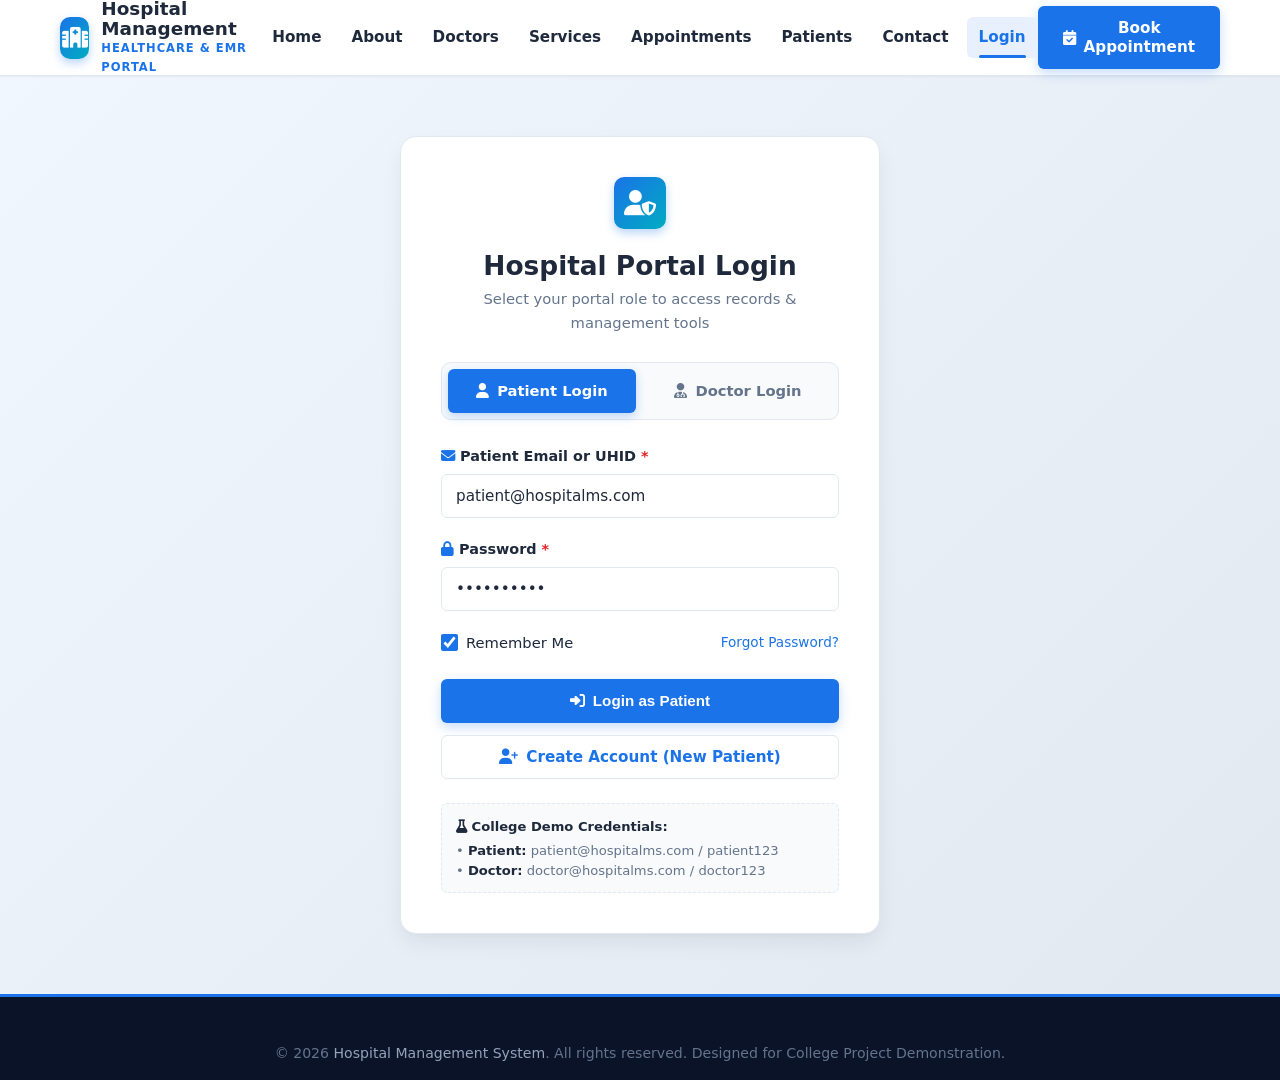
<file: login.html>
<!DOCTYPE html>
<html lang="en">
<head>
  <meta charset="UTF-8">
  <meta name="viewport" content="width=device-width, initial-scale=1.0">
  <title>Portal Login | Hospital Management System</title>
  <!-- Font Awesome Icons CDN -->
  <link rel="stylesheet" href="https://cdnjs.cloudflare.com/ajax/libs/font-awesome/6.5.1/css/all.min.css">
  <!-- Custom Stylesheet -->
  <link rel="stylesheet" href="css/style.css">
  <style>
    /* Pure CSS Tab Switching via Radio Inputs */
    .role-radio-toggle {
      display: none;
    }
    .role-labels-container {
      display: grid;
      grid-template-columns: 1fr 1fr;
      gap: 8px;
      background-color: var(--bg-body);
      padding: 6px;
      border-radius: var(--radius-md);
      margin-bottom: 25px;
      border: 1px solid var(--border-color);
    }
    .role-tab-label {
      display: flex;
      align-items: center;
      justify-content: center;
      gap: 8px;
      padding: 10px;
      font-size: 0.92rem;
      font-weight: 700;
      border-radius: var(--radius-sm);
      color: var(--text-muted);
      cursor: pointer;
      transition: var(--transition);
      text-align: center;
    }
    #role-patient:checked ~ .role-labels-container label[for="role-patient"],
    #role-doctor:checked ~ .role-labels-container label[for="role-doctor"] {
      background-color: var(--primary);
      color: #ffffff;
      box-shadow: 0 4px 10px rgba(26, 115, 232, 0.25);
    }
    .patient-form, .doctor-form {
      display: none;
    }
    #role-patient:checked ~ .patient-form {
      display: block;
    }
    #role-doctor:checked ~ .doctor-form {
      display: block;
    }
  </style>
</head>
<body style="background: linear-gradient(135deg, #f0f7ff 0%, #e2e8f0 100%);">

  <!-- =========================================================================
       MAIN NAVIGATION HEADER
       ========================================================================= -->
  <header class="main-header">
    <div class="container navbar">
      <!-- Hospital Brand Logo -->
      <a href="index.html" class="logo">
        <div class="logo-icon">
          <i class="fas fa-hospital"></i>
        </div>
        <div class="logo-text">
          <span class="logo-title">Hospital Management</span>
          <span class="logo-sub">Healthcare &amp; EMR Portal</span>
        </div>
      </a>

      <!-- Pure CSS Mobile Hamburger Toggle Checkbox -->
      <input type="checkbox" id="nav-toggle" class="nav-toggle">
      <label for="nav-toggle" class="nav-toggle-label" aria-label="Toggle Navigation">
        <i class="fas fa-bars"></i>
      </label>

      <!-- Navigation Links -->
      <nav class="nav-menu">
        <a href="index.html" class="nav-link">Home</a>
        <a href="about.html" class="nav-link">About</a>
        <a href="doctors.html" class="nav-link">Doctors</a>
        <a href="services.html" class="nav-link">Services</a>
        <a href="appointment.html" class="nav-link">Appointments</a>
        <a href="patient-registration.html" class="nav-link">Patients</a>
        <a href="contact.html" class="nav-link">Contact</a>
        <a href="login.html" class="nav-link active">Login</a>
        <!-- Mobile View CTA Button -->
        <a href="appointment.html" class="btn btn-primary btn-sm mobile-cta" style="display: none;">
          <i class="fas fa-calendar-plus"></i> Book Appointment
        </a>
      </nav>

      <!-- Desktop Book Appointment Button -->
      <a href="appointment.html" class="btn btn-primary">
        <i class="fas fa-calendar-check"></i> Book Appointment
      </a>
    </div>
  </header>

  <!-- =========================================================================
       LOGIN CONTAINER SECTION
       ========================================================================= -->
  <main class="login-section">
    <div class="container" style="display: flex; justify-content: center;">
      <div class="login-card">
        
        <!-- Login Card Header -->
        <div class="login-header">
          <div class="logo-icon">
            <i class="fas fa-user-shield"></i>
          </div>
          <h1>Hospital Portal Login</h1>
          <p>Select your portal role to access records &amp; management tools</p>
        </div>

        <!-- Hidden Radio Inputs for Pure CSS Role Toggling -->
        <input type="radio" name="login_role" id="role-patient" class="role-radio-toggle" checked>
        <input type="radio" name="login_role" id="role-doctor" class="role-radio-toggle">

        <!-- Role Selector Labels -->
        <div class="role-labels-container">
          <label for="role-patient" class="role-tab-label">
            <i class="fas fa-user"></i> Patient Login
          </label>
          <label for="role-doctor" class="role-tab-label">
            <i class="fas fa-user-doctor"></i> Doctor Login
          </label>
        </div>

        <!-- -------------------------------------------------------------------
             PATIENT LOGIN FORM (Directs to Patient Dashboard)
             ------------------------------------------------------------------- -->
        <form action="patient-dashboard.html" method="get" class="patient-form">
          <div class="form-group">
            <label class="form-label" for="patient-email-input">
              <i class="fas fa-envelope" style="color: var(--primary);"></i> Patient Email or UHID <span class="required">*</span>
            </label>
            <input type="text" id="patient-email-input" name="patient_id" class="form-control" value="patient@hospitalms.com" placeholder="e.g. PT-2026-0842 or email" required>
          </div>

          <div class="form-group">
            <label class="form-label" for="patient-pass-input">
              <i class="fas fa-lock" style="color: var(--primary);"></i> Password <span class="required">*</span>
            </label>
            <input type="password" id="patient-pass-input" name="password" class="form-control" value="patient123" placeholder="Enter password..." required>
          </div>

          <!-- Options -->
          <div class="login-options">
            <label class="checkbox-label">
              <input type="checkbox" name="remember" checked> Remember Me
            </label>
            <a href="#" style="font-size: 0.85rem;">Forgot Password?</a>
          </div>

          <!-- Action Buttons -->
          <button type="submit" class="btn btn-primary btn-block" style="margin-bottom: 12px;">
            <i class="fas fa-right-to-bracket"></i> Login as Patient
          </button>
          
          <a href="patient-registration.html" class="btn btn-secondary btn-block">
            <i class="fas fa-user-plus"></i> Create Account (New Patient)
          </a>
        </form>

        <!-- -------------------------------------------------------------------
             DOCTOR LOGIN FORM (Directs to Doctor Dashboard)
             ------------------------------------------------------------------- -->
        <form action="doctor-dashboard.html" method="get" class="doctor-form">
          <div class="form-group">
            <label class="form-label" for="doctor-email-input">
              <i class="fas fa-user-md" style="color: var(--primary);"></i> Doctor Staff ID or Email <span class="required">*</span>
            </label>
            <input type="text" id="doctor-email-input" name="doctor_id" class="form-control" value="doctor@hospitalms.com" placeholder="e.g. DOC-CARD-04 or email" required>
          </div>

          <div class="form-group">
            <label class="form-label" for="doctor-pass-input">
              <i class="fas fa-key" style="color: var(--primary);"></i> Staff Password <span class="required">*</span>
            </label>
            <input type="password" id="doctor-pass-input" name="password" class="form-control" value="doctor123" placeholder="Enter doctor portal password..." required>
          </div>

          <!-- Options -->
          <div class="login-options">
            <label class="checkbox-label">
              <input type="checkbox" name="remember" checked> Remember Me
            </label>
            <a href="#" style="font-size: 0.85rem;">Reset Credentials?</a>
          </div>

          <!-- Action Buttons -->
          <button type="submit" class="btn btn-primary btn-block" style="margin-bottom: 12px; background-color: #0d47a1;">
            <i class="fas fa-stethoscope"></i> Login as Doctor
          </button>

          <a href="doctors.html" class="btn btn-secondary btn-block">
            <i class="fas fa-id-badge"></i> View Doctors Directory
          </a>
        </form>

        <!-- Demo Presentation Credentials Box -->
        <div class="login-demo-box">
          <p><strong><i class="fas fa-flask"></i> College Demo Credentials:</strong></p>
          <div style="margin-top: 4px; line-height: 1.5;">
            <div>&bull; <strong>Patient:</strong> patient@hospitalms.com / patient123</div>
            <div>&bull; <strong>Doctor:</strong> doctor@hospitalms.com / doctor123</div>
          </div>
        </div>

      </div>
    </div>
  </main>

  <!-- =========================================================================
       FOOTER
       ========================================================================= -->
  <footer class="main-footer" style="padding-top: 30px;">
    <div class="container">
      <div class="footer-bottom" style="border-top: none; padding: 15px 0;">
        <p>&copy; 2026 <span>Hospital Management System</span>. All rights reserved. Designed for College Project Demonstration.</p>
      </div>
    </div>
  </footer>

</body>
</html>
</file>
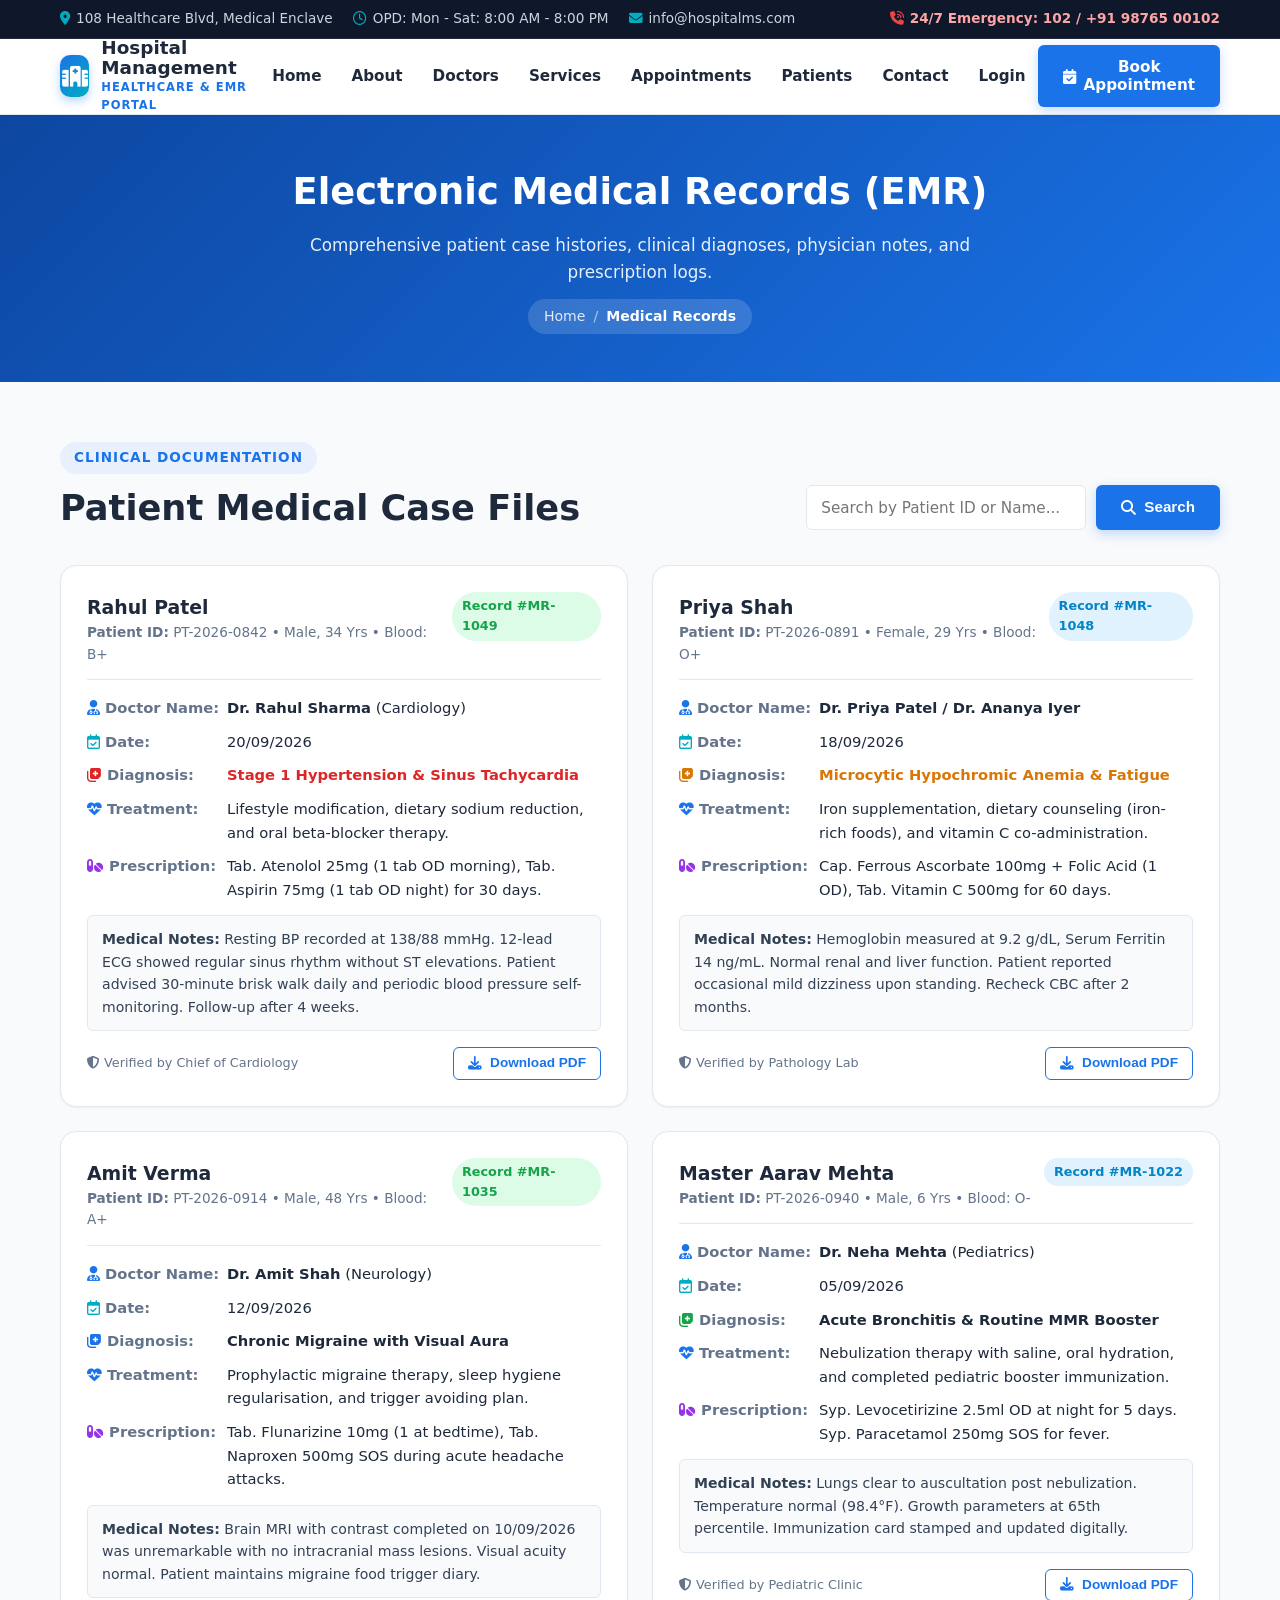
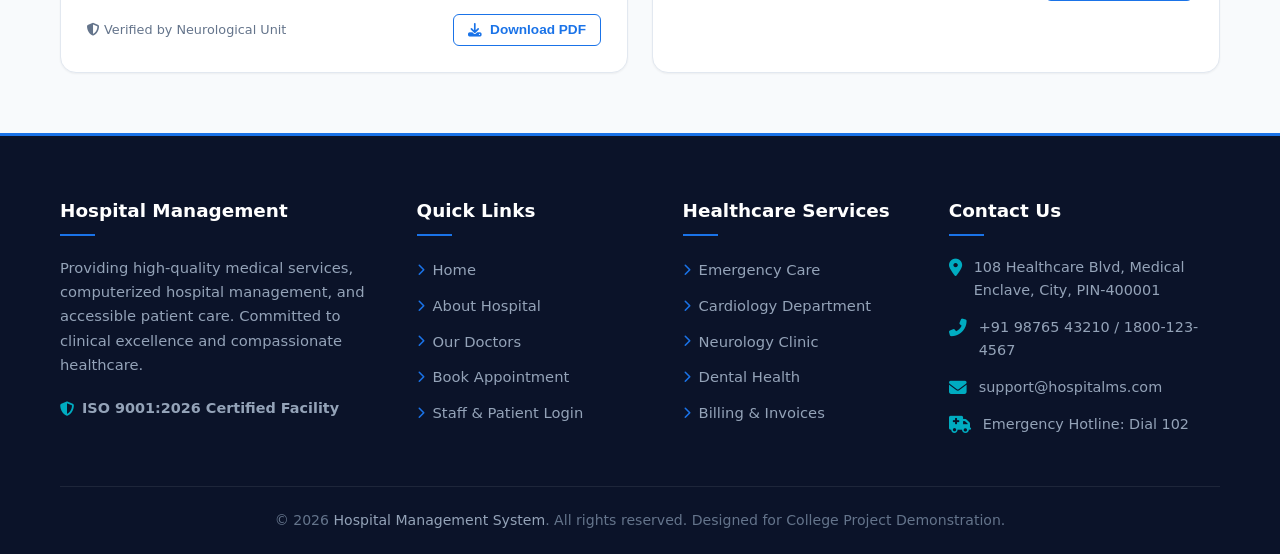
<file: medical-records.html>
<!DOCTYPE html>
<html lang="en">
<head>
  <meta charset="UTF-8">
  <meta name="viewport" content="width=device-width, initial-scale=1.0">
  <title>Electronic Medical Records (EMR) | Hospital Management System</title>
  <!-- Font Awesome Icons CDN -->
  <link rel="stylesheet" href="https://cdnjs.cloudflare.com/ajax/libs/font-awesome/6.5.1/css/all.min.css">
  <!-- Custom Stylesheet -->
  <link rel="stylesheet" href="css/style.css">
</head>
<body>

  <!-- =========================================================================
       TOP EMERGENCY & CONTACT INFO BAR
       ========================================================================= -->
  <aside class="top-bar">
    <div class="container top-bar-content">
      <div class="top-info">
        <span class="top-info-item"><i class="fas fa-map-marker-alt"></i> 108 Healthcare Blvd, Medical Enclave</span>
        <span class="top-info-item"><i class="far fa-clock"></i> OPD: Mon - Sat: 8:00 AM - 8:00 PM</span>
        <span class="top-info-item"><i class="fas fa-envelope"></i> info@hospitalms.com</span>
      </div>
      <div class="top-info">
        <span class="top-info-item top-emergency"><i class="fas fa-phone-volume"></i> 24/7 Emergency: 102 / +91 98765 00102</span>
      </div>
    </div>
  </aside>

  <!-- =========================================================================
       MAIN NAVIGATION HEADER
       ========================================================================= -->
  <header class="main-header">
    <div class="container navbar">
      <!-- Hospital Brand Logo -->
      <a href="index.html" class="logo">
        <div class="logo-icon">
          <i class="fas fa-hospital"></i>
        </div>
        <div class="logo-text">
          <span class="logo-title">Hospital Management</span>
          <span class="logo-sub">Healthcare &amp; EMR Portal</span>
        </div>
      </a>

      <!-- Pure CSS Mobile Hamburger Toggle Checkbox -->
      <input type="checkbox" id="nav-toggle" class="nav-toggle">
      <label for="nav-toggle" class="nav-toggle-label" aria-label="Toggle Navigation">
        <i class="fas fa-bars"></i>
      </label>

      <!-- Navigation Links -->
      <nav class="nav-menu">
        <a href="index.html" class="nav-link">Home</a>
        <a href="about.html" class="nav-link">About</a>
        <a href="doctors.html" class="nav-link">Doctors</a>
        <a href="services.html" class="nav-link">Services</a>
        <a href="appointment.html" class="nav-link">Appointments</a>
        <a href="patient-registration.html" class="nav-link">Patients</a>
        <a href="contact.html" class="nav-link">Contact</a>
        <a href="login.html" class="nav-link">Login</a>
        <!-- Mobile View CTA Button -->
        <a href="appointment.html" class="btn btn-primary btn-sm mobile-cta" style="display: none;">
          <i class="fas fa-calendar-plus"></i> Book Appointment
        </a>
      </nav>

      <!-- Desktop Book Appointment Button -->
      <a href="appointment.html" class="btn btn-primary">
        <i class="fas fa-calendar-check"></i> Book Appointment
      </a>
    </div>
  </header>

  <!-- =========================================================================
       PAGE BANNER
       ========================================================================= -->
  <section class="page-banner">
    <div class="container page-banner-content">
      <h1 class="page-banner-title">Electronic Medical Records (EMR)</h1>
      <p class="page-banner-desc">Comprehensive patient case histories, clinical diagnoses, physician notes, and prescription logs.</p>
      <div class="breadcrumb">
        <a href="index.html">Home</a>
        <span>/</span>
        <span class="active">Medical Records</span>
      </div>
    </div>
  </section>

  <!-- =========================================================================
       MAIN CONTENT CONTAINER
       ========================================================================= -->
  <main>
    <section class="section-padding">
      <div class="container">

        <!-- Section Header with Search Bar -->
        <div style="display: flex; justify-content: space-between; align-items: flex-end; flex-wrap: wrap; gap: 20px; margin-bottom: 35px;">
          <div>
            <span class="section-badge">Clinical Documentation</span>
            <h2 class="section-title" style="margin-bottom: 0;">Patient Medical Case Files</h2>
          </div>
          <div style="display: flex; gap: 10px;">
            <input type="text" class="form-control" placeholder="Search by Patient ID or Name..." style="width: 280px;">
            <button class="btn btn-primary"><i class="fas fa-search"></i> Search</button>
          </div>
        </div>

        <!-- Medical Records Grid (Card Layout) -->
        <div class="records-grid">
          
          <!-- Record 1: Rahul Patel (Cardiology) -->
          <article class="record-card">
            <div class="record-card-header">
              <div class="record-patient-info">
                <h3>Rahul Patel</h3>
                <p><strong>Patient ID:</strong> PT-2026-0842 &bull; Male, 34 Yrs &bull; Blood: B+</p>
              </div>
              <span class="badge badge-confirmed">Record #MR-1049</span>
            </div>

            <div class="record-detail-row">
              <div class="record-label"><i class="fas fa-user-doctor" style="color: var(--primary);"></i> Doctor Name:</div>
              <div class="record-value"><strong>Dr. Rahul Sharma</strong> (Cardiology)</div>
            </div>

            <div class="record-detail-row">
              <div class="record-label"><i class="far fa-calendar-check" style="color: var(--secondary);"></i> Date:</div>
              <div class="record-value">20/09/2026</div>
            </div>

            <div class="record-detail-row">
              <div class="record-label"><i class="fas fa-notes-medical" style="color: var(--status-danger);"></i> Diagnosis:</div>
              <div class="record-value"><strong style="color: var(--status-danger);">Stage 1 Hypertension &amp; Sinus Tachycardia</strong></div>
            </div>

            <div class="record-detail-row">
              <div class="record-label"><i class="fas fa-heart-pulse" style="color: var(--primary);"></i> Treatment:</div>
              <div class="record-value">Lifestyle modification, dietary sodium reduction, and oral beta-blocker therapy.</div>
            </div>

            <div class="record-detail-row">
              <div class="record-label"><i class="fas fa-pills" style="color: #9333ea;"></i> Prescription:</div>
              <div class="record-value">Tab. Atenolol 25mg (1 tab OD morning), Tab. Aspirin 75mg (1 tab OD night) for 30 days.</div>
            </div>

            <!-- Clinical Notes Box -->
            <div class="record-notes-box">
              <strong>Medical Notes:</strong> Resting BP recorded at 138/88 mmHg. 12-lead ECG showed regular sinus rhythm without ST elevations. Patient advised 30-minute brisk walk daily and periodic blood pressure self-monitoring. Follow-up after 4 weeks.
            </div>

            <div style="display: flex; justify-content: space-between; align-items: center; pt-2;">
              <span style="font-size: 0.8rem; color: var(--text-muted);"><i class="fas fa-shield-alt"></i> Verified by Chief of Cardiology</span>
              <button class="btn btn-outline btn-sm"><i class="fas fa-download"></i> Download PDF</button>
            </div>
          </article>

          <!-- Record 2: Priya Shah (General Medicine / Lab) -->
          <article class="record-card">
            <div class="record-card-header">
              <div class="record-patient-info">
                <h3>Priya Shah</h3>
                <p><strong>Patient ID:</strong> PT-2026-0891 &bull; Female, 29 Yrs &bull; Blood: O+</p>
              </div>
              <span class="badge badge-info">Record #MR-1048</span>
            </div>

            <div class="record-detail-row">
              <div class="record-label"><i class="fas fa-user-doctor" style="color: var(--primary);"></i> Doctor Name:</div>
              <div class="record-value"><strong>Dr. Priya Patel / Dr. Ananya Iyer</strong></div>
            </div>

            <div class="record-detail-row">
              <div class="record-label"><i class="far fa-calendar-check" style="color: var(--secondary);"></i> Date:</div>
              <div class="record-value">18/09/2026</div>
            </div>

            <div class="record-detail-row">
              <div class="record-label"><i class="fas fa-notes-medical" style="color: var(--status-warning);"></i> Diagnosis:</div>
              <div class="record-value"><strong style="color: var(--status-warning);">Microcytic Hypochromic Anemia &amp; Fatigue</strong></div>
            </div>

            <div class="record-detail-row">
              <div class="record-label"><i class="fas fa-heart-pulse" style="color: var(--primary);"></i> Treatment:</div>
              <div class="record-value">Iron supplementation, dietary counseling (iron-rich foods), and vitamin C co-administration.</div>
            </div>

            <div class="record-detail-row">
              <div class="record-label"><i class="fas fa-pills" style="color: #9333ea;"></i> Prescription:</div>
              <div class="record-value">Cap. Ferrous Ascorbate 100mg + Folic Acid (1 OD), Tab. Vitamin C 500mg for 60 days.</div>
            </div>

            <!-- Clinical Notes Box -->
            <div class="record-notes-box">
              <strong>Medical Notes:</strong> Hemoglobin measured at 9.2 g/dL, Serum Ferritin 14 ng/mL. Normal renal and liver function. Patient reported occasional mild dizziness upon standing. Recheck CBC after 2 months.
            </div>

            <div style="display: flex; justify-content: space-between; align-items: center;">
              <span style="font-size: 0.8rem; color: var(--text-muted);"><i class="fas fa-shield-alt"></i> Verified by Pathology Lab</span>
              <button class="btn btn-outline btn-sm"><i class="fas fa-download"></i> Download PDF</button>
            </div>
          </article>

          <!-- Record 3: Amit Verma (Neurology) -->
          <article class="record-card">
            <div class="record-card-header">
              <div class="record-patient-info">
                <h3>Amit Verma</h3>
                <p><strong>Patient ID:</strong> PT-2026-0914 &bull; Male, 48 Yrs &bull; Blood: A+</p>
              </div>
              <span class="badge badge-confirmed">Record #MR-1035</span>
            </div>

            <div class="record-detail-row">
              <div class="record-label"><i class="fas fa-user-doctor" style="color: var(--primary);"></i> Doctor Name:</div>
              <div class="record-value"><strong>Dr. Amit Shah</strong> (Neurology)</div>
            </div>

            <div class="record-detail-row">
              <div class="record-label"><i class="far fa-calendar-check" style="color: var(--secondary);"></i> Date:</div>
              <div class="record-value">12/09/2026</div>
            </div>

            <div class="record-detail-row">
              <div class="record-label"><i class="fas fa-notes-medical" style="color: var(--primary);"></i> Diagnosis:</div>
              <div class="record-value"><strong>Chronic Migraine with Visual Aura</strong></div>
            </div>

            <div class="record-detail-row">
              <div class="record-label"><i class="fas fa-heart-pulse" style="color: var(--primary);"></i> Treatment:</div>
              <div class="record-value">Prophylactic migraine therapy, sleep hygiene regularisation, and trigger avoiding plan.</div>
            </div>

            <div class="record-detail-row">
              <div class="record-label"><i class="fas fa-pills" style="color: #9333ea;"></i> Prescription:</div>
              <div class="record-value">Tab. Flunarizine 10mg (1 at bedtime), Tab. Naproxen 500mg SOS during acute headache attacks.</div>
            </div>

            <!-- Clinical Notes Box -->
            <div class="record-notes-box">
              <strong>Medical Notes:</strong> Brain MRI with contrast completed on 10/09/2026 was unremarkable with no intracranial mass lesions. Visual acuity normal. Patient maintains migraine food trigger diary.
            </div>

            <div style="display: flex; justify-content: space-between; align-items: center;">
              <span style="font-size: 0.8rem; color: var(--text-muted);"><i class="fas fa-shield-alt"></i> Verified by Neurological Unit</span>
              <button class="btn btn-outline btn-sm"><i class="fas fa-download"></i> Download PDF</button>
            </div>
          </article>

          <!-- Record 4: Aarav Mehta (Pediatrics) -->
          <article class="record-card">
            <div class="record-card-header">
              <div class="record-patient-info">
                <h3>Master Aarav Mehta</h3>
                <p><strong>Patient ID:</strong> PT-2026-0940 &bull; Male, 6 Yrs &bull; Blood: O-</p>
              </div>
              <span class="badge badge-completed">Record #MR-1022</span>
            </div>

            <div class="record-detail-row">
              <div class="record-label"><i class="fas fa-user-doctor" style="color: var(--primary);"></i> Doctor Name:</div>
              <div class="record-value"><strong>Dr. Neha Mehta</strong> (Pediatrics)</div>
            </div>

            <div class="record-detail-row">
              <div class="record-label"><i class="far fa-calendar-check" style="color: var(--secondary);"></i> Date:</div>
              <div class="record-value">05/09/2026</div>
            </div>

            <div class="record-detail-row">
              <div class="record-label"><i class="fas fa-notes-medical" style="color: var(--status-success);"></i> Diagnosis:</div>
              <div class="record-value"><strong>Acute Bronchitis &amp; Routine MMR Booster</strong></div>
            </div>

            <div class="record-detail-row">
              <div class="record-label"><i class="fas fa-heart-pulse" style="color: var(--primary);"></i> Treatment:</div>
              <div class="record-value">Nebulization therapy with saline, oral hydration, and completed pediatric booster immunization.</div>
            </div>

            <div class="record-detail-row">
              <div class="record-label"><i class="fas fa-pills" style="color: #9333ea;"></i> Prescription:</div>
              <div class="record-value">Syp. Levocetirizine 2.5ml OD at night for 5 days. Syp. Paracetamol 250mg SOS for fever.</div>
            </div>

            <!-- Clinical Notes Box -->
            <div class="record-notes-box">
              <strong>Medical Notes:</strong> Lungs clear to auscultation post nebulization. Temperature normal (98.4°F). Growth parameters at 65th percentile. Immunization card stamped and updated digitally.
            </div>

            <div style="display: flex; justify-content: space-between; align-items: center;">
              <span style="font-size: 0.8rem; color: var(--text-muted);"><i class="fas fa-shield-alt"></i> Verified by Pediatric Clinic</span>
              <button class="btn btn-outline btn-sm"><i class="fas fa-download"></i> Download PDF</button>
            </div>
          </article>

        </div>

      </div>
    </section>
  </main>

  <!-- =========================================================================
       FOOTER
       ========================================================================= -->
  <footer class="main-footer">
    <div class="container">
      <div class="footer-grid">
        <!-- Col 1: About Hospital -->
        <div class="footer-col footer-about">
          <h3>Hospital Management</h3>
          <p>
            Providing high-quality medical services, computerized hospital management, and accessible patient care. Committed to clinical excellence and compassionate healthcare.
          </p>
          <div class="highlight-item" style="color: #94a3b8;">
            <i class="fas fa-shield-alt" style="color: var(--secondary);"></i> ISO 9001:2026 Certified Facility
          </div>
        </div>

        <!-- Col 2: Quick Links -->
        <div class="footer-col">
          <h3>Quick Links</h3>
          <ul class="footer-links">
            <li><a href="index.html"><i class="fas fa-chevron-right"></i> Home</a></li>
            <li><a href="about.html"><i class="fas fa-chevron-right"></i> About Hospital</a></li>
            <li><a href="doctors.html"><i class="fas fa-chevron-right"></i> Our Doctors</a></li>
            <li><a href="appointment.html"><i class="fas fa-chevron-right"></i> Book Appointment</a></li>
            <li><a href="login.html"><i class="fas fa-chevron-right"></i> Staff &amp; Patient Login</a></li>
          </ul>
        </div>

        <!-- Col 3: Services -->
        <div class="footer-col">
          <h3>Healthcare Services</h3>
          <ul class="footer-links">
            <li><a href="services.html"><i class="fas fa-chevron-right"></i> Emergency Care</a></li>
            <li><a href="services.html"><i class="fas fa-chevron-right"></i> Cardiology Department</a></li>
            <li><a href="services.html"><i class="fas fa-chevron-right"></i> Neurology Clinic</a></li>
            <li><a href="services.html"><i class="fas fa-chevron-right"></i> Dental Health</a></li>
            <li><a href="billing.html"><i class="fas fa-chevron-right"></i> Billing &amp; Invoices</a></li>
          </ul>
        </div>

        <!-- Col 4: Contact Information -->
        <div class="footer-col">
          <h3>Contact Us</h3>
          <div class="footer-contact-list">
            <div class="footer-contact-item">
              <i class="fas fa-map-marker-alt"></i>
              <span>108 Healthcare Blvd, Medical Enclave, City, PIN-400001</span>
            </div>
            <div class="footer-contact-item">
              <i class="fas fa-phone-alt"></i>
              <span>+91 98765 43210 / 1800-123-4567</span>
            </div>
            <div class="footer-contact-item">
              <i class="fas fa-envelope"></i>
              <span>support@hospitalms.com</span>
            </div>
            <div class="footer-contact-item">
              <i class="fas fa-truck-medical"></i>
              <span>Emergency Hotline: Dial 102</span>
            </div>
          </div>
        </div>
      </div>

      <!-- Copyright & Bottom Bar -->
      <div class="footer-bottom">
        <p>&copy; 2026 <span>Hospital Management System</span>. All rights reserved. Designed for College Project Demonstration.</p>
      </div>
    </div>
  </footer>

</body>
</html>
</file>
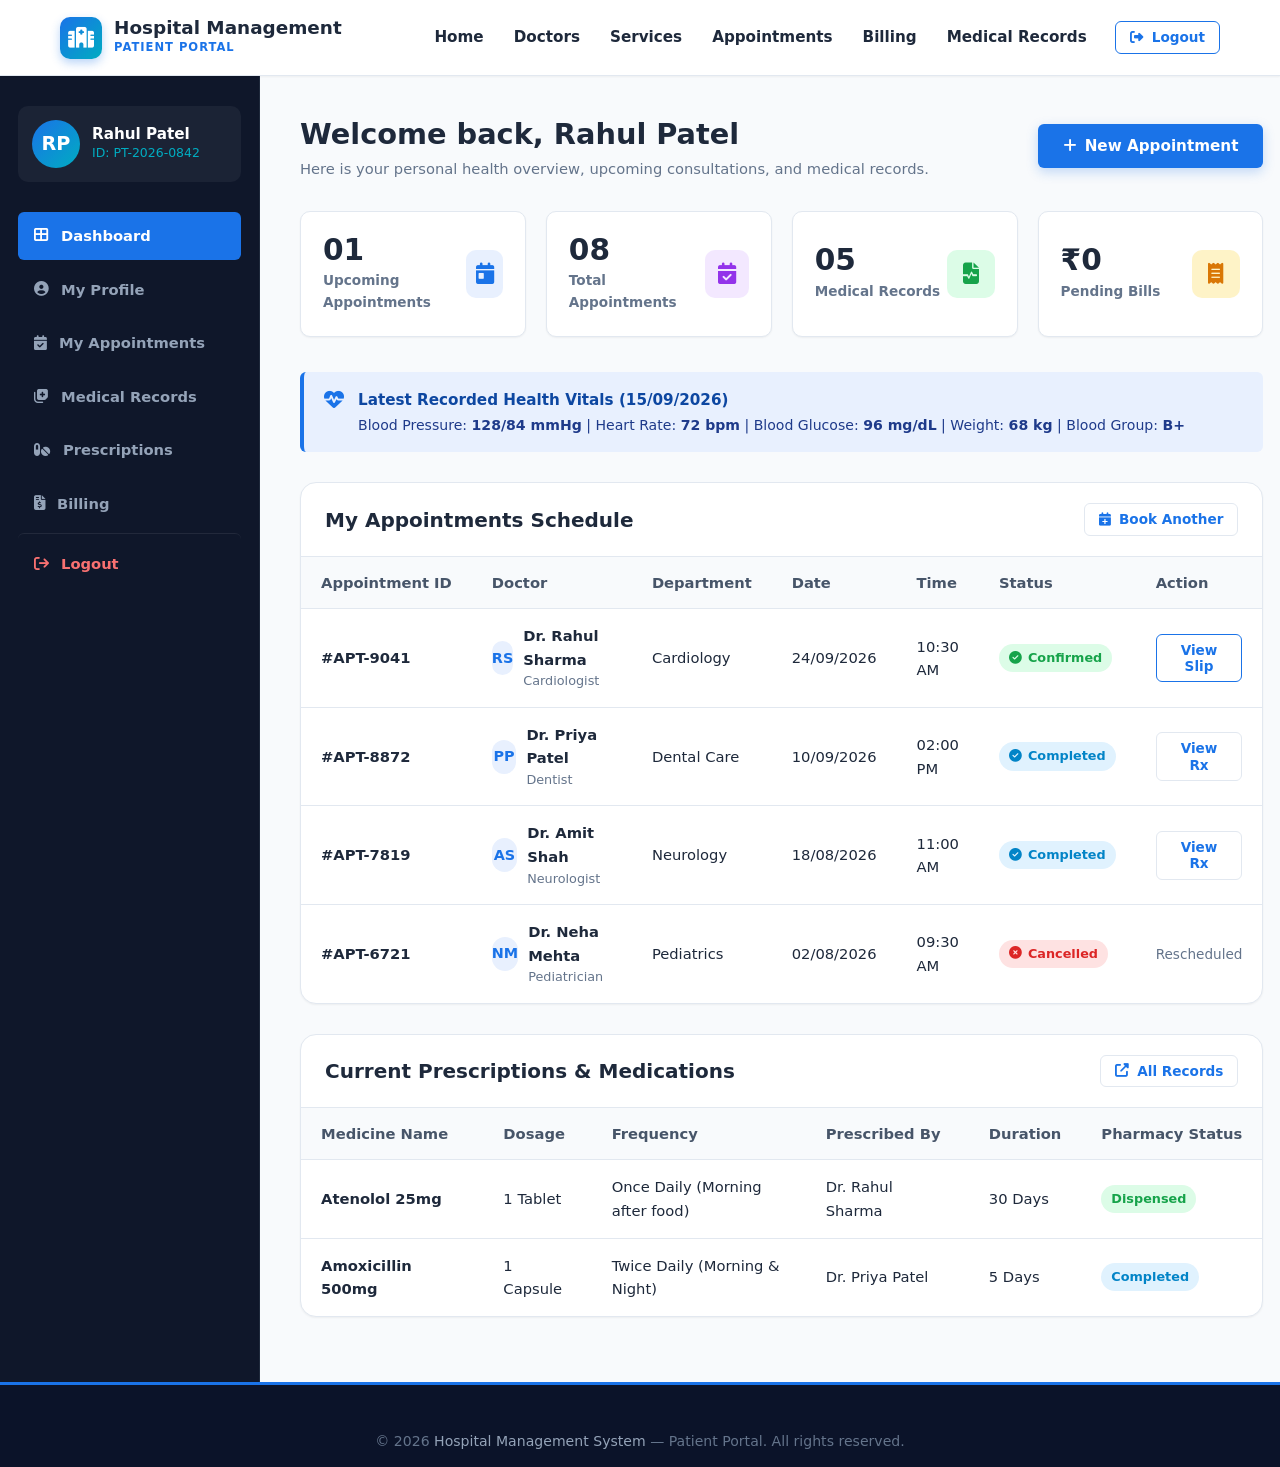
<file: patient-dashboard.html>
<!DOCTYPE html>
<html lang="en">
<head>
  <meta charset="UTF-8">
  <meta name="viewport" content="width=device-width, initial-scale=1.0">
  <title>Patient Dashboard | Hospital Management System</title>
  <!-- Font Awesome Icons CDN -->
  <link rel="stylesheet" href="https://cdnjs.cloudflare.com/ajax/libs/font-awesome/6.5.1/css/all.min.css">
  <!-- Custom Stylesheet -->
  <link rel="stylesheet" href="css/style.css">
</head>
<body>

  <!-- =========================================================================
       MAIN NAVIGATION HEADER (PORTAL VIEW)
       ========================================================================= -->
  <header class="main-header">
    <div class="container navbar">
      <!-- Hospital Brand Logo -->
      <a href="index.html" class="logo">
        <div class="logo-icon">
          <i class="fas fa-hospital"></i>
        </div>
        <div class="logo-text">
          <span class="logo-title">Hospital Management</span>
          <span class="logo-sub">Patient Portal</span>
        </div>
      </a>

      <!-- Navigation Links -->
      <nav class="nav-menu">
        <a href="index.html" class="nav-link">Home</a>
        <a href="doctors.html" class="nav-link">Doctors</a>
        <a href="services.html" class="nav-link">Services</a>
        <a href="appointment.html" class="nav-link">Appointments</a>
        <a href="billing.html" class="nav-link">Billing</a>
        <a href="medical-records.html" class="nav-link">Medical Records</a>
        <a href="login.html" class="btn btn-outline btn-sm" style="margin-left: 10px;">
          <i class="fas fa-sign-out-alt"></i> Logout
        </a>
      </nav>
    </div>
  </header>

  <!-- =========================================================================
       DASHBOARD WORKSPACE LAYOUT (SIDEBAR + MAIN)
       ========================================================================= -->
  <div class="dashboard-layout">
    
    <!-- -----------------------------------------------------------------------
         SIDEBAR MENU
         ----------------------------------------------------------------------- -->
    <aside class="dashboard-sidebar">
      <!-- Patient Profile Preview -->
      <div class="sidebar-user-card">
        <div class="sidebar-avatar">
          RP
        </div>
        <div class="sidebar-user-details">
          <h4>Rahul Patel</h4>
          <p>ID: PT-2026-0842</p>
        </div>
      </div>

      <!-- Menu Items -->
      <ul class="sidebar-menu">
        <li class="sidebar-item active">
          <a href="patient-dashboard.html">
            <i class="fas fa-th-large"></i> Dashboard
          </a>
        </li>
        <li class="sidebar-item">
          <a href="#my-profile">
            <i class="fas fa-user-circle"></i> My Profile
          </a>
        </li>
        <li class="sidebar-item">
          <a href="#appointments">
            <i class="fas fa-calendar-check"></i> My Appointments
          </a>
        </li>
        <li class="sidebar-item">
          <a href="medical-records.html">
            <i class="fas fa-notes-medical"></i> Medical Records
          </a>
        </li>
        <li class="sidebar-item">
          <a href="#prescriptions">
            <i class="fas fa-pills"></i> Prescriptions
          </a>
        </li>
        <li class="sidebar-item">
          <a href="billing.html">
            <i class="fas fa-file-invoice-dollar"></i> Billing
          </a>
        </li>
        <li class="sidebar-item logout">
          <a href="login.html">
            <i class="fas fa-arrow-right-from-bracket"></i> Logout
          </a>
        </li>
      </ul>
    </aside>

    <!-- -----------------------------------------------------------------------
         MAIN DASHBOARD WORKSPACE
         ----------------------------------------------------------------------- -->
    <main class="dashboard-main">
      
      <!-- Greeting Header -->
      <div class="dashboard-header">
        <div class="dashboard-greeting">
          <h1>Welcome back, Rahul Patel</h1>
          <p>Here is your personal health overview, upcoming consultations, and medical records.</p>
        </div>
        <a href="appointment.html" class="btn btn-primary">
          <i class="fas fa-plus"></i> New Appointment
        </a>
      </div>

      <!-- 4 Dashboard Metric Cards -->
      <div class="dashboard-stats-grid">
        <!-- Card 1: Upcoming Appointments -->
        <div class="dashboard-stat-card">
          <div class="d-stat-info">
            <h3>01</h3>
            <p>Upcoming Appointments</p>
          </div>
          <div class="d-stat-icon icon-blue">
            <i class="fas fa-calendar-day"></i>
          </div>
        </div>

        <!-- Card 2: Total Appointments -->
        <div class="dashboard-stat-card">
          <div class="d-stat-info">
            <h3>08</h3>
            <p>Total Appointments</p>
          </div>
          <div class="d-stat-icon icon-purple">
            <i class="fas fa-calendar-check"></i>
          </div>
        </div>

        <!-- Card 3: Medical Records -->
        <div class="dashboard-stat-card">
          <div class="d-stat-info">
            <h3>05</h3>
            <p>Medical Records</p>
          </div>
          <div class="d-stat-icon icon-green">
            <i class="fas fa-file-waveform"></i>
          </div>
        </div>

        <!-- Card 4: Pending Bills -->
        <div class="dashboard-stat-card">
          <div class="d-stat-info">
            <h3>₹0</h3>
            <p>Pending Bills</p>
          </div>
          <div class="d-stat-icon icon-orange">
            <i class="fas fa-receipt"></i>
          </div>
        </div>
      </div>

      <!-- Quick Patient Vitals Summary -->
      <div class="info-alert-box" style="margin-bottom: 30px;">
        <i class="fas fa-heart-pulse"></i>
        <div>
          <h4>Latest Recorded Health Vitals (15/09/2026)</h4>
          <p>Blood Pressure: <strong>128/84 mmHg</strong> | Heart Rate: <strong>72 bpm</strong> | Blood Glucose: <strong>96 mg/dL</strong> | Weight: <strong>68 kg</strong> | Blood Group: <strong>B+</strong></p>
        </div>
      </div>

      <!-- Appointment History Table -->
      <section class="table-card" id="appointments">
        <div class="table-header-bar">
          <h2>My Appointments Schedule</h2>
          <a href="appointment.html" class="btn btn-secondary btn-sm">
            <i class="fas fa-calendar-plus"></i> Book Another
          </a>
        </div>

        <div class="table-wrapper">
          <table class="data-table">
            <thead>
              <tr>
                <th>Appointment ID</th>
                <th>Doctor</th>
                <th>Department</th>
                <th>Date</th>
                <th>Time</th>
                <th>Status</th>
                <th>Action</th>
              </tr>
            </thead>
            <tbody>
              <!-- Row 1: Upcoming -->
              <tr>
                <td><strong>#APT-9041</strong></td>
                <td>
                  <div class="table-doctor-cell">
                    <div class="table-doctor-avatar">RS</div>
                    <div>
                      <strong>Dr. Rahul Sharma</strong>
                      <div style="font-size: 0.8rem; color: var(--text-muted);">Cardiologist</div>
                    </div>
                  </div>
                </td>
                <td>Cardiology</td>
                <td>24/09/2026</td>
                <td>10:30 AM</td>
                <td><span class="badge badge-confirmed"><i class="fas fa-check-circle"></i> Confirmed</span></td>
                <td>
                  <a href="#" class="btn btn-outline btn-sm">View Slip</a>
                </td>
              </tr>

              <!-- Row 2: Completed -->
              <tr>
                <td><strong>#APT-8872</strong></td>
                <td>
                  <div class="table-doctor-cell">
                    <div class="table-doctor-avatar">PP</div>
                    <div>
                      <strong>Dr. Priya Patel</strong>
                      <div style="font-size: 0.8rem; color: var(--text-muted);">Dentist</div>
                    </div>
                  </div>
                </td>
                <td>Dental Care</td>
                <td>10/09/2026</td>
                <td>02:00 PM</td>
                <td><span class="badge badge-completed"><i class="fas fa-circle-check"></i> Completed</span></td>
                <td>
                  <a href="medical-records.html" class="btn btn-secondary btn-sm">View Rx</a>
                </td>
              </tr>

              <!-- Row 3: Completed -->
              <tr>
                <td><strong>#APT-7819</strong></td>
                <td>
                  <div class="table-doctor-cell">
                    <div class="table-doctor-avatar">AS</div>
                    <div>
                      <strong>Dr. Amit Shah</strong>
                      <div style="font-size: 0.8rem; color: var(--text-muted);">Neurologist</div>
                    </div>
                  </div>
                </td>
                <td>Neurology</td>
                <td>18/08/2026</td>
                <td>11:00 AM</td>
                <td><span class="badge badge-completed"><i class="fas fa-circle-check"></i> Completed</span></td>
                <td>
                  <a href="medical-records.html" class="btn btn-secondary btn-sm">View Rx</a>
                </td>
              </tr>

              <!-- Row 4: Cancelled -->
              <tr>
                <td><strong>#APT-6721</strong></td>
                <td>
                  <div class="table-doctor-cell">
                    <div class="table-doctor-avatar">NM</div>
                    <div>
                      <strong>Dr. Neha Mehta</strong>
                      <div style="font-size: 0.8rem; color: var(--text-muted);">Pediatrician</div>
                    </div>
                  </div>
                </td>
                <td>Pediatrics</td>
                <td>02/08/2026</td>
                <td>09:30 AM</td>
                <td><span class="badge badge-cancelled"><i class="fas fa-circle-xmark"></i> Cancelled</span></td>
                <td>
                  <span style="color: var(--text-muted); font-size: 0.85rem;">Rescheduled</span>
                </td>
              </tr>
            </tbody>
          </table>
        </div>
      </section>

      <!-- Active Prescriptions Snippet -->
      <section class="table-card" id="prescriptions">
        <div class="table-header-bar">
          <h2>Current Prescriptions &amp; Medications</h2>
          <a href="medical-records.html" class="btn btn-secondary btn-sm">
            <i class="fas fa-external-link-alt"></i> All Records
          </a>
        </div>
        <div class="table-wrapper">
          <table class="data-table">
            <thead>
              <tr>
                <th>Medicine Name</th>
                <th>Dosage</th>
                <th>Frequency</th>
                <th>Prescribed By</th>
                <th>Duration</th>
                <th>Pharmacy Status</th>
              </tr>
            </thead>
            <tbody>
              <tr>
                <td><strong>Atenolol 25mg</strong></td>
                <td>1 Tablet</td>
                <td>Once Daily (Morning after food)</td>
                <td>Dr. Rahul Sharma</td>
                <td>30 Days</td>
                <td><span class="badge badge-paid">Dispensed</span></td>
              </tr>
              <tr>
                <td><strong>Amoxicillin 500mg</strong></td>
                <td>1 Capsule</td>
                <td>Twice Daily (Morning &amp; Night)</td>
                <td>Dr. Priya Patel</td>
                <td>5 Days</td>
                <td><span class="badge badge-completed">Completed</span></td>
              </tr>
            </tbody>
          </table>
        </div>
      </section>

    </main>
  </div>

  <!-- =========================================================================
       FOOTER
       ========================================================================= -->
  <footer class="main-footer" style="padding-top: 30px;">
    <div class="container">
      <div class="footer-bottom" style="border-top: none; padding: 15px 0;">
        <p>&copy; 2026 <span>Hospital Management System</span> — Patient Portal. All rights reserved.</p>
      </div>
    </div>
  </footer>

</body>
</html>
</file>
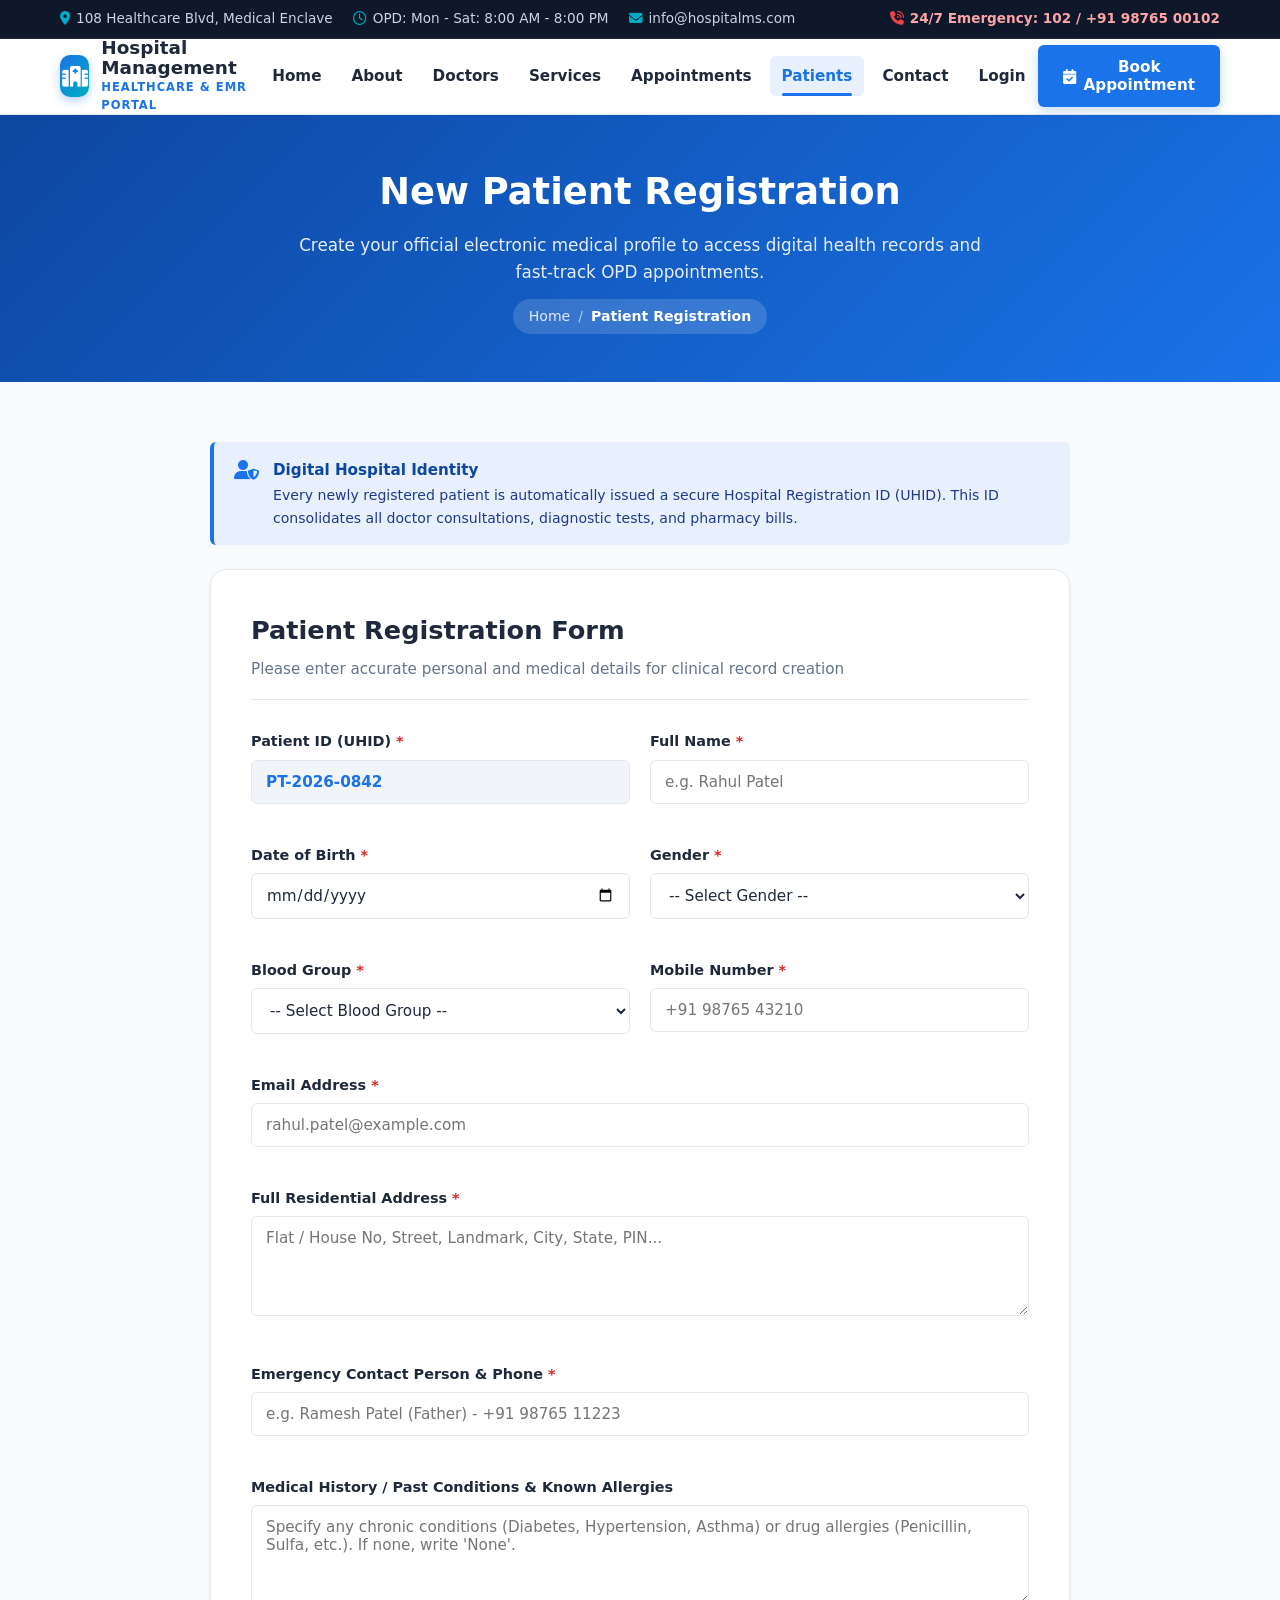
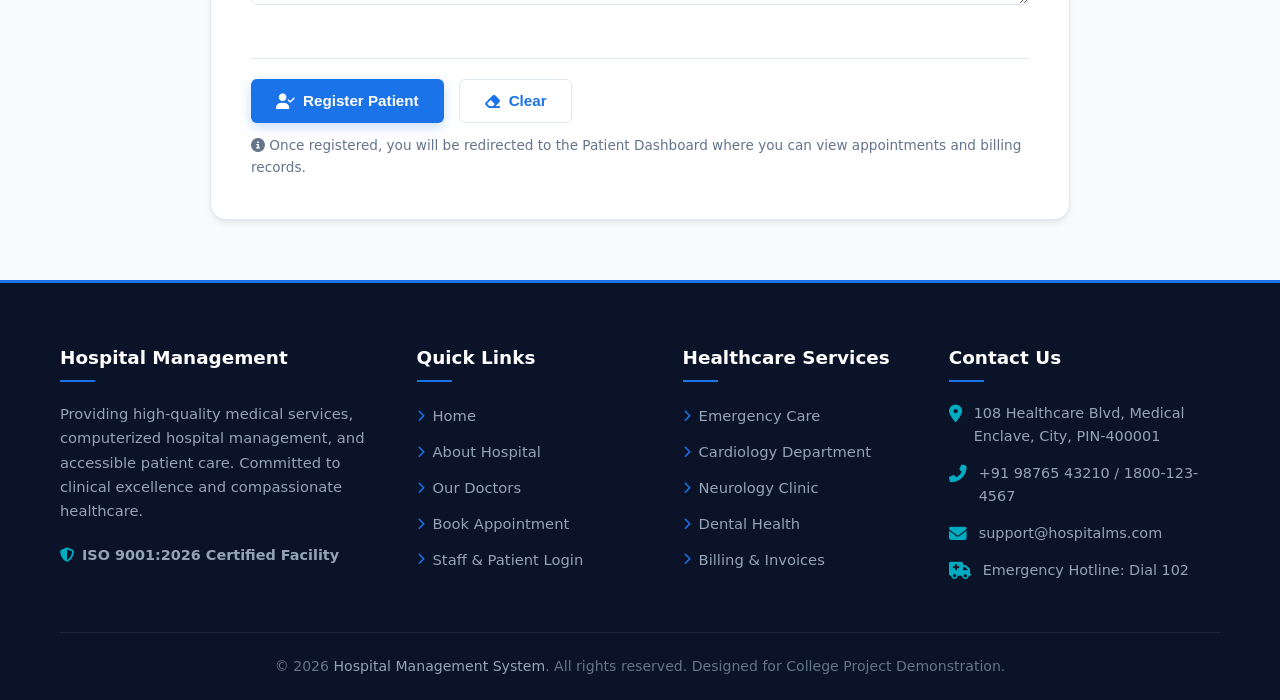
<file: patient-registration.html>
<!DOCTYPE html>
<html lang="en">
<head>
  <meta charset="UTF-8">
  <meta name="viewport" content="width=device-width, initial-scale=1.0">
  <title>Patient Registration | Hospital Management System</title>
  <!-- Font Awesome Icons CDN -->
  <link rel="stylesheet" href="https://cdnjs.cloudflare.com/ajax/libs/font-awesome/6.5.1/css/all.min.css">
  <!-- Custom Stylesheet -->
  <link rel="stylesheet" href="css/style.css">
</head>
<body>

  <!-- =========================================================================
       TOP EMERGENCY & CONTACT INFO BAR
       ========================================================================= -->
  <aside class="top-bar">
    <div class="container top-bar-content">
      <div class="top-info">
        <span class="top-info-item"><i class="fas fa-map-marker-alt"></i> 108 Healthcare Blvd, Medical Enclave</span>
        <span class="top-info-item"><i class="far fa-clock"></i> OPD: Mon - Sat: 8:00 AM - 8:00 PM</span>
        <span class="top-info-item"><i class="fas fa-envelope"></i> info@hospitalms.com</span>
      </div>
      <div class="top-info">
        <span class="top-info-item top-emergency"><i class="fas fa-phone-volume"></i> 24/7 Emergency: 102 / +91 98765 00102</span>
      </div>
    </div>
  </aside>

  <!-- =========================================================================
       MAIN NAVIGATION HEADER
       ========================================================================= -->
  <header class="main-header">
    <div class="container navbar">
      <!-- Hospital Brand Logo -->
      <a href="index.html" class="logo">
        <div class="logo-icon">
          <i class="fas fa-hospital"></i>
        </div>
        <div class="logo-text">
          <span class="logo-title">Hospital Management</span>
          <span class="logo-sub">Healthcare &amp; EMR Portal</span>
        </div>
      </a>

      <!-- Pure CSS Mobile Hamburger Toggle Checkbox -->
      <input type="checkbox" id="nav-toggle" class="nav-toggle">
      <label for="nav-toggle" class="nav-toggle-label" aria-label="Toggle Navigation">
        <i class="fas fa-bars"></i>
      </label>

      <!-- Navigation Links -->
      <nav class="nav-menu">
        <a href="index.html" class="nav-link">Home</a>
        <a href="about.html" class="nav-link">About</a>
        <a href="doctors.html" class="nav-link">Doctors</a>
        <a href="services.html" class="nav-link">Services</a>
        <a href="appointment.html" class="nav-link">Appointments</a>
        <a href="patient-registration.html" class="nav-link active">Patients</a>
        <a href="contact.html" class="nav-link">Contact</a>
        <a href="login.html" class="nav-link">Login</a>
        <!-- Mobile View CTA Button -->
        <a href="appointment.html" class="btn btn-primary btn-sm mobile-cta" style="display: none;">
          <i class="fas fa-calendar-plus"></i> Book Appointment
        </a>
      </nav>

      <!-- Desktop Book Appointment Button -->
      <a href="appointment.html" class="btn btn-primary">
        <i class="fas fa-calendar-check"></i> Book Appointment
      </a>
    </div>
  </header>

  <!-- =========================================================================
       PAGE BANNER
       ========================================================================= -->
  <section class="page-banner">
    <div class="container page-banner-content">
      <h1 class="page-banner-title">New Patient Registration</h1>
      <p class="page-banner-desc">Create your official electronic medical profile to access digital health records and fast-track OPD appointments.</p>
      <div class="breadcrumb">
        <a href="index.html">Home</a>
        <span>/</span>
        <span class="active">Patient Registration</span>
      </div>
    </div>
  </section>

  <!-- =========================================================================
       MAIN CONTENT CONTAINER
       ========================================================================= -->
  <main>
    <section class="section-padding">
      <div class="container" style="max-width: 900px;">
        
        <!-- Demonstration Guide Notice -->
        <div class="info-alert-box">
          <i class="fas fa-user-shield"></i>
          <div>
            <h4>Digital Hospital Identity</h4>
            <p>Every newly registered patient is automatically issued a secure Hospital Registration ID (UHID). This ID consolidates all doctor consultations, diagnostic tests, and pharmacy bills.</p>
          </div>
        </div>

        <!-- Patient Registration Card -->
        <div class="form-card">
          <div class="form-header">
            <h2>Patient Registration Form</h2>
            <p>Please enter accurate personal and medical details for clinical record creation</p>
          </div>

          <form action="patient-dashboard.html" method="get">
            <div class="form-grid-2">
              
              <!-- 1. Patient ID (Auto-Generated / Readonly) -->
              <div class="form-group">
                <label class="form-label" for="patient-id">Patient ID (UHID) <span class="required">*</span></label>
                <input type="text" id="patient-id" name="patientId" class="form-control" value="PT-2026-0842" readonly style="background-color: #f1f5f9; font-weight: 700; color: var(--primary);">
              </div>

              <!-- 2. Full Name -->
              <div class="form-group">
                <label class="form-label" for="full-name">Full Name <span class="required">*</span></label>
                <input type="text" id="full-name" name="fullName" class="form-control" placeholder="e.g. Rahul Patel" required>
              </div>

              <!-- 3. Date of Birth -->
              <div class="form-group">
                <label class="form-label" for="reg-dob">Date of Birth <span class="required">*</span></label>
                <input type="date" id="reg-dob" name="dob" class="form-control" required>
              </div>

              <!-- 4. Gender -->
              <div class="form-group">
                <label class="form-label" for="reg-gender">Gender <span class="required">*</span></label>
                <select id="reg-gender" name="gender" class="form-control" required>
                  <option value="">-- Select Gender --</option>
                  <option value="Male">Male</option>
                  <option value="Female">Female</option>
                  <option value="Other">Other</option>
                </select>
              </div>

              <!-- 5. Blood Group -->
              <div class="form-group">
                <label class="form-label" for="blood-group">Blood Group <span class="required">*</span></label>
                <select id="blood-group" name="bloodGroup" class="form-control" required>
                  <option value="">-- Select Blood Group --</option>
                  <option value="A+">A Positive (A+)</option>
                  <option value="A-">A Negative (A-)</option>
                  <option value="B+">B Positive (B+)</option>
                  <option value="B-">B Negative (B-)</option>
                  <option value="O+">O Positive (O+)</option>
                  <option value="O-">O Negative (O-)</option>
                  <option value="AB+">AB Positive (AB+)</option>
                  <option value="AB-">AB Negative (AB-)</option>
                </select>
              </div>

              <!-- 6. Mobile Number -->
              <div class="form-group">
                <label class="form-label" for="reg-phone">Mobile Number <span class="required">*</span></label>
                <input type="tel" id="reg-phone" name="mobile" class="form-control" placeholder="+91 98765 43210" required>
              </div>

              <!-- 7. Email Address -->
              <div class="form-group col-span-2">
                <label class="form-label" for="reg-email">Email Address <span class="required">*</span></label>
                <input type="email" id="reg-email" name="email" class="form-control" placeholder="rahul.patel@example.com" required>
              </div>

              <!-- 8. Address -->
              <div class="form-group col-span-2">
                <label class="form-label" for="reg-address">Full Residential Address <span class="required">*</span></label>
                <textarea id="reg-address" name="address" class="form-control" rows="2" placeholder="Flat / House No, Street, Landmark, City, State, PIN..." required></textarea>
              </div>

              <!-- 9. Emergency Contact -->
              <div class="form-group col-span-2">
                <label class="form-label" for="emergency-contact">Emergency Contact Person &amp; Phone <span class="required">*</span></label>
                <input type="text" id="emergency-contact" name="emergencyContact" class="form-control" placeholder="e.g. Ramesh Patel (Father) - +91 98765 11223" required>
              </div>

              <!-- 10. Medical History -->
              <div class="form-group col-span-2">
                <label class="form-label" for="medical-history">Medical History / Past Conditions &amp; Known Allergies</label>
                <textarea id="medical-history" name="medicalHistory" class="form-control" rows="3" placeholder="Specify any chronic conditions (Diabetes, Hypertension, Asthma) or drug allergies (Penicillin, Sulfa, etc.). If none, write 'None'."></textarea>
              </div>

            </div>

            <!-- Action Buttons -->
            <div class="form-actions">
              <button type="submit" class="btn btn-primary">
                <i class="fas fa-user-check"></i> Register Patient
              </button>
              <button type="reset" class="btn btn-secondary">
                <i class="fas fa-eraser"></i> Clear
              </button>
            </div>
            
            <p class="form-note">
              <i class="fas fa-info-circle"></i> Once registered, you will be redirected to the Patient Dashboard where you can view appointments and billing records.
            </p>
          </form>
        </div>

      </div>
    </section>
  </main>

  <!-- =========================================================================
       FOOTER
       ========================================================================= -->
  <footer class="main-footer">
    <div class="container">
      <div class="footer-grid">
        <!-- Col 1: About Hospital -->
        <div class="footer-col footer-about">
          <h3>Hospital Management</h3>
          <p>
            Providing high-quality medical services, computerized hospital management, and accessible patient care. Committed to clinical excellence and compassionate healthcare.
          </p>
          <div class="highlight-item" style="color: #94a3b8;">
            <i class="fas fa-shield-alt" style="color: var(--secondary);"></i> ISO 9001:2026 Certified Facility
          </div>
        </div>

        <!-- Col 2: Quick Links -->
        <div class="footer-col">
          <h3>Quick Links</h3>
          <ul class="footer-links">
            <li><a href="index.html"><i class="fas fa-chevron-right"></i> Home</a></li>
            <li><a href="about.html"><i class="fas fa-chevron-right"></i> About Hospital</a></li>
            <li><a href="doctors.html"><i class="fas fa-chevron-right"></i> Our Doctors</a></li>
            <li><a href="appointment.html"><i class="fas fa-chevron-right"></i> Book Appointment</a></li>
            <li><a href="login.html"><i class="fas fa-chevron-right"></i> Staff &amp; Patient Login</a></li>
          </ul>
        </div>

        <!-- Col 3: Services -->
        <div class="footer-col">
          <h3>Healthcare Services</h3>
          <ul class="footer-links">
            <li><a href="services.html"><i class="fas fa-chevron-right"></i> Emergency Care</a></li>
            <li><a href="services.html"><i class="fas fa-chevron-right"></i> Cardiology Department</a></li>
            <li><a href="services.html"><i class="fas fa-chevron-right"></i> Neurology Clinic</a></li>
            <li><a href="services.html"><i class="fas fa-chevron-right"></i> Dental Health</a></li>
            <li><a href="billing.html"><i class="fas fa-chevron-right"></i> Billing &amp; Invoices</a></li>
          </ul>
        </div>

        <!-- Col 4: Contact Information -->
        <div class="footer-col">
          <h3>Contact Us</h3>
          <div class="footer-contact-list">
            <div class="footer-contact-item">
              <i class="fas fa-map-marker-alt"></i>
              <span>108 Healthcare Blvd, Medical Enclave, City, PIN-400001</span>
            </div>
            <div class="footer-contact-item">
              <i class="fas fa-phone-alt"></i>
              <span>+91 98765 43210 / 1800-123-4567</span>
            </div>
            <div class="footer-contact-item">
              <i class="fas fa-envelope"></i>
              <span>support@hospitalms.com</span>
            </div>
            <div class="footer-contact-item">
              <i class="fas fa-truck-medical"></i>
              <span>Emergency Hotline: Dial 102</span>
            </div>
          </div>
        </div>
      </div>

      <!-- Copyright & Bottom Bar -->
      <div class="footer-bottom">
        <p>&copy; 2026 <span>Hospital Management System</span>. All rights reserved. Designed for College Project Demonstration.</p>
      </div>
    </div>
  </footer>

</body>
</html>
</file>
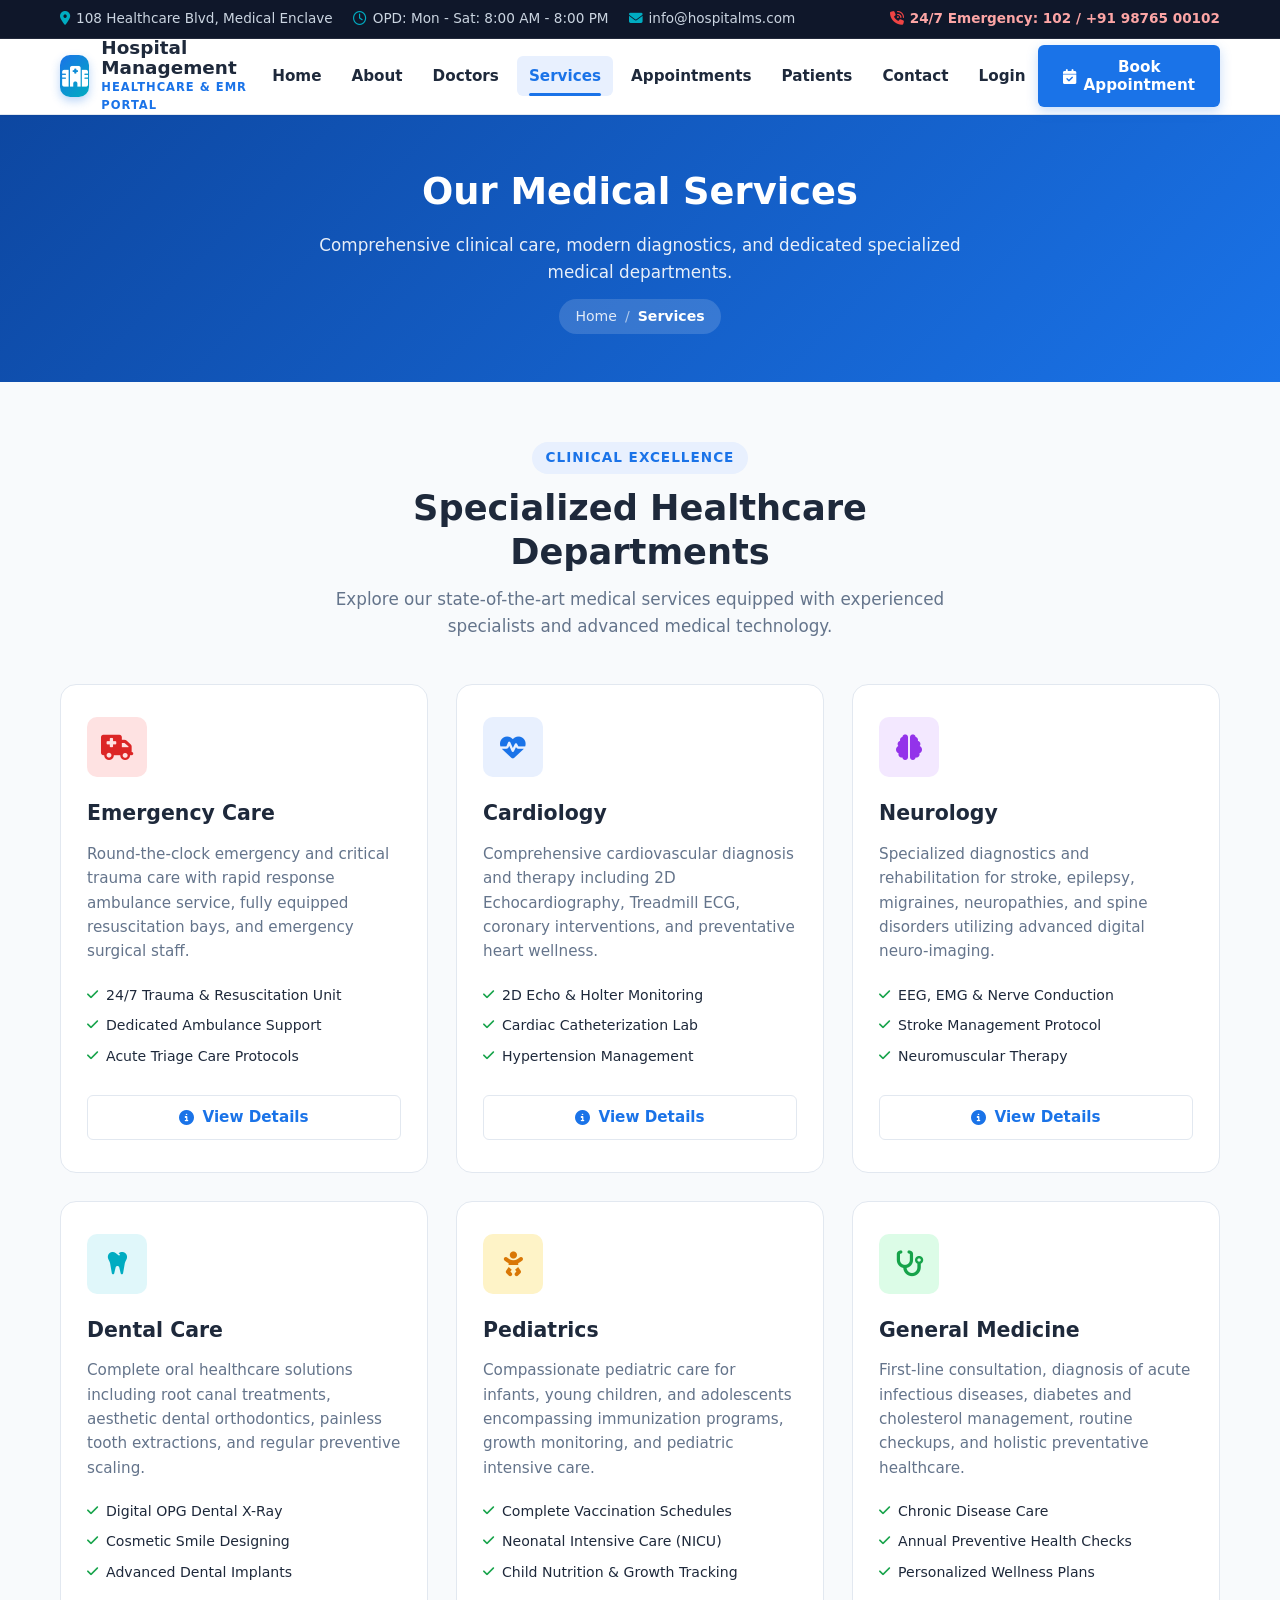
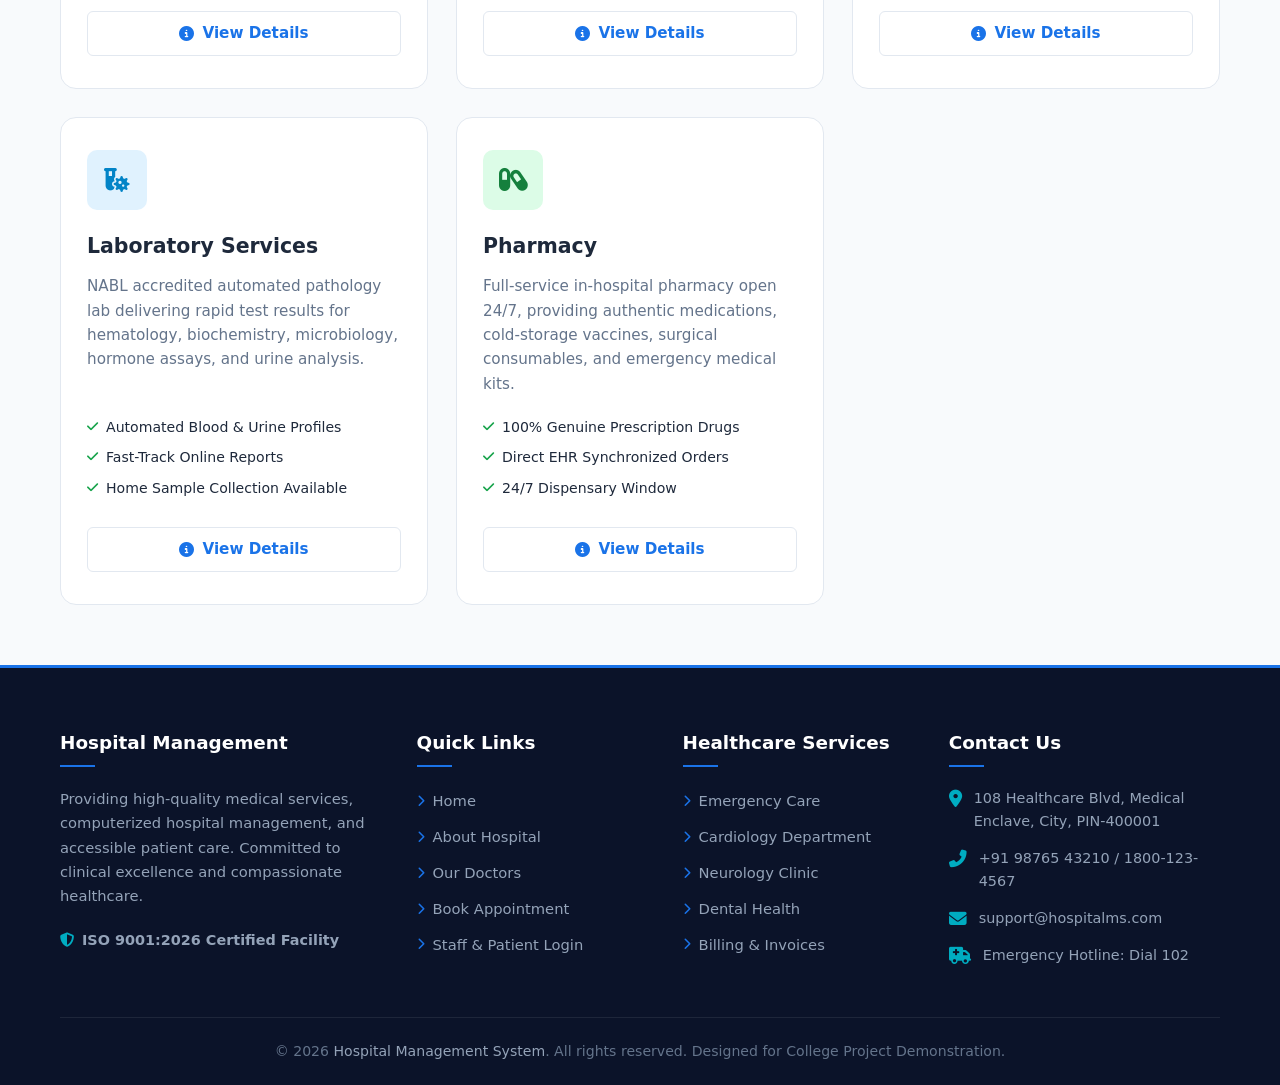
<file: services.html>
<!DOCTYPE html>
<html lang="en">
<head>
  <meta charset="UTF-8">
  <meta name="viewport" content="width=device-width, initial-scale=1.0">
  <title>Hospital Services | Hospital Management System</title>
  <!-- Font Awesome Icons CDN -->
  <link rel="stylesheet" href="https://cdnjs.cloudflare.com/ajax/libs/font-awesome/6.5.1/css/all.min.css">
  <!-- Custom Stylesheet -->
  <link rel="stylesheet" href="css/style.css">
</head>
<body>

  <!-- =========================================================================
       TOP EMERGENCY & CONTACT INFO BAR
       ========================================================================= -->
  <aside class="top-bar">
    <div class="container top-bar-content">
      <div class="top-info">
        <span class="top-info-item"><i class="fas fa-map-marker-alt"></i> 108 Healthcare Blvd, Medical Enclave</span>
        <span class="top-info-item"><i class="far fa-clock"></i> OPD: Mon - Sat: 8:00 AM - 8:00 PM</span>
        <span class="top-info-item"><i class="fas fa-envelope"></i> info@hospitalms.com</span>
      </div>
      <div class="top-info">
        <span class="top-info-item top-emergency"><i class="fas fa-phone-volume"></i> 24/7 Emergency: 102 / +91 98765 00102</span>
      </div>
    </div>
  </aside>

  <!-- =========================================================================
       MAIN NAVIGATION HEADER
       ========================================================================= -->
  <header class="main-header">
    <div class="container navbar">
      <!-- Hospital Brand Logo -->
      <a href="index.html" class="logo">
        <div class="logo-icon">
          <i class="fas fa-hospital"></i>
        </div>
        <div class="logo-text">
          <span class="logo-title">Hospital Management</span>
          <span class="logo-sub">Healthcare &amp; EMR Portal</span>
        </div>
      </a>

      <!-- Pure CSS Mobile Hamburger Toggle Checkbox -->
      <input type="checkbox" id="nav-toggle" class="nav-toggle">
      <label for="nav-toggle" class="nav-toggle-label" aria-label="Toggle Navigation">
        <i class="fas fa-bars"></i>
      </label>

      <!-- Navigation Links -->
      <nav class="nav-menu">
        <a href="index.html" class="nav-link">Home</a>
        <a href="about.html" class="nav-link">About</a>
        <a href="doctors.html" class="nav-link">Doctors</a>
        <a href="services.html" class="nav-link active">Services</a>
        <a href="appointment.html" class="nav-link">Appointments</a>
        <a href="patient-registration.html" class="nav-link">Patients</a>
        <a href="contact.html" class="nav-link">Contact</a>
        <a href="login.html" class="nav-link">Login</a>
        <!-- Mobile View CTA Button -->
        <a href="appointment.html" class="btn btn-primary btn-sm mobile-cta" style="display: none;">
          <i class="fas fa-calendar-plus"></i> Book Appointment
        </a>
      </nav>

      <!-- Desktop Book Appointment Button -->
      <a href="appointment.html" class="btn btn-primary">
        <i class="fas fa-calendar-check"></i> Book Appointment
      </a>
    </div>
  </header>

  <!-- =========================================================================
       PAGE BANNER
       ========================================================================= -->
  <section class="page-banner">
    <div class="container page-banner-content">
      <h1 class="page-banner-title">Our Medical Services</h1>
      <p class="page-banner-desc">Comprehensive clinical care, modern diagnostics, and dedicated specialized medical departments.</p>
      <div class="breadcrumb">
        <a href="index.html">Home</a>
        <span>/</span>
        <span class="active">Services</span>
      </div>
    </div>
  </section>

  <!-- =========================================================================
       MAIN CONTENT CONTAINER
       ========================================================================= -->
  <main>
    <section class="section-padding">
      <div class="container">
        <!-- Section Header -->
        <div class="section-header">
          <span class="section-badge">Clinical Excellence</span>
          <h2 class="section-title">Specialized Healthcare Departments</h2>
          <p class="section-subtitle">
            Explore our state-of-the-art medical services equipped with experienced specialists and advanced medical technology.
          </p>
        </div>

        <!-- 8 Large Service Cards Grid -->
        <div class="services-grid">
          <!-- Service 1: Emergency Care -->
          <article class="service-card">
            <div class="service-icon-wrapper" style="background-color: var(--status-danger-bg); color: var(--status-danger);">
              <i class="fas fa-truck-medical"></i>
            </div>
            <h3>Emergency Care</h3>
            <p>
              Round-the-clock emergency and critical trauma care with rapid response ambulance service, fully equipped resuscitation bays, and emergency surgical staff.
            </p>
            <ul class="service-features">
              <li><i class="fas fa-check"></i> 24/7 Trauma &amp; Resuscitation Unit</li>
              <li><i class="fas fa-check"></i> Dedicated Ambulance Support</li>
              <li><i class="fas fa-check"></i> Acute Triage Care Protocols</li>
            </ul>
            <a href="appointment.html?service=Emergency+Care" class="btn btn-secondary btn-block">
              <i class="fas fa-info-circle"></i> View Details
            </a>
          </article>

          <!-- Service 2: Cardiology -->
          <article class="service-card">
            <div class="service-icon-wrapper">
              <i class="fas fa-heart-pulse"></i>
            </div>
            <h3>Cardiology</h3>
            <p>
              Comprehensive cardiovascular diagnosis and therapy including 2D Echocardiography, Treadmill ECG, coronary interventions, and preventative heart wellness.
            </p>
            <ul class="service-features">
              <li><i class="fas fa-check"></i> 2D Echo &amp; Holter Monitoring</li>
              <li><i class="fas fa-check"></i> Cardiac Catheterization Lab</li>
              <li><i class="fas fa-check"></i> Hypertension Management</li>
            </ul>
            <a href="appointment.html?service=Cardiology" class="btn btn-secondary btn-block">
              <i class="fas fa-info-circle"></i> View Details
            </a>
          </article>

          <!-- Service 3: Neurology -->
          <article class="service-card">
            <div class="service-icon-wrapper" style="background-color: #f3e8ff; color: #9333ea;">
              <i class="fas fa-brain"></i>
            </div>
            <h3>Neurology</h3>
            <p>
              Specialized diagnostics and rehabilitation for stroke, epilepsy, migraines, neuropathies, and spine disorders utilizing advanced digital neuro-imaging.
            </p>
            <ul class="service-features">
              <li><i class="fas fa-check"></i> EEG, EMG &amp; Nerve Conduction</li>
              <li><i class="fas fa-check"></i> Stroke Management Protocol</li>
              <li><i class="fas fa-check"></i> Neuromuscular Therapy</li>
            </ul>
            <a href="appointment.html?service=Neurology" class="btn btn-secondary btn-block">
              <i class="fas fa-info-circle"></i> View Details
            </a>
          </article>

          <!-- Service 4: Dental Care -->
          <article class="service-card">
            <div class="service-icon-wrapper" style="background-color: var(--secondary-light); color: var(--secondary);">
              <i class="fas fa-tooth"></i>
            </div>
            <h3>Dental Care</h3>
            <p>
              Complete oral healthcare solutions including root canal treatments, aesthetic dental orthodontics, painless tooth extractions, and regular preventive scaling.
            </p>
            <ul class="service-features">
              <li><i class="fas fa-check"></i> Digital OPG Dental X-Ray</li>
              <li><i class="fas fa-check"></i> Cosmetic Smile Designing</li>
              <li><i class="fas fa-check"></i> Advanced Dental Implants</li>
            </ul>
            <a href="appointment.html?service=Dental+Care" class="btn btn-secondary btn-block">
              <i class="fas fa-info-circle"></i> View Details
            </a>
          </article>

          <!-- Service 5: Pediatrics -->
          <article class="service-card">
            <div class="service-icon-wrapper" style="background-color: #fef3c7; color: #d97706;">
              <i class="fas fa-baby"></i>
            </div>
            <h3>Pediatrics</h3>
            <p>
              Compassionate pediatric care for infants, young children, and adolescents encompassing immunization programs, growth monitoring, and pediatric intensive care.
            </p>
            <ul class="service-features">
              <li><i class="fas fa-check"></i> Complete Vaccination Schedules</li>
              <li><i class="fas fa-check"></i> Neonatal Intensive Care (NICU)</li>
              <li><i class="fas fa-check"></i> Child Nutrition &amp; Growth Tracking</li>
            </ul>
            <a href="appointment.html?service=Pediatrics" class="btn btn-secondary btn-block">
              <i class="fas fa-info-circle"></i> View Details
            </a>
          </article>

          <!-- Service 6: General Medicine -->
          <article class="service-card">
            <div class="service-icon-wrapper" style="background-color: var(--status-success-bg); color: var(--status-success);">
              <i class="fas fa-stethoscope"></i>
            </div>
            <h3>General Medicine</h3>
            <p>
              First-line consultation, diagnosis of acute infectious diseases, diabetes and cholesterol management, routine checkups, and holistic preventative healthcare.
            </p>
            <ul class="service-features">
              <li><i class="fas fa-check"></i> Chronic Disease Care</li>
              <li><i class="fas fa-check"></i> Annual Preventive Health Checks</li>
              <li><i class="fas fa-check"></i> Personalized Wellness Plans</li>
            </ul>
            <a href="appointment.html?service=General+Medicine" class="btn btn-secondary btn-block">
              <i class="fas fa-info-circle"></i> View Details
            </a>
          </article>

          <!-- Service 7: Laboratory Services -->
          <article class="service-card">
            <div class="service-icon-wrapper" style="background-color: #e0f2fe; color: #0284c7;">
              <i class="fas fa-vial-virus"></i>
            </div>
            <h3>Laboratory Services</h3>
            <p>
              NABL accredited automated pathology lab delivering rapid test results for hematology, biochemistry, microbiology, hormone assays, and urine analysis.
            </p>
            <ul class="service-features">
              <li><i class="fas fa-check"></i> Automated Blood &amp; Urine Profiles</li>
              <li><i class="fas fa-check"></i> Fast-Track Online Reports</li>
              <li><i class="fas fa-check"></i> Home Sample Collection Available</li>
            </ul>
            <a href="appointment.html?service=Laboratory+Services" class="btn btn-secondary btn-block">
              <i class="fas fa-info-circle"></i> View Details
            </a>
          </article>

          <!-- Service 8: Pharmacy -->
          <article class="service-card">
            <div class="service-icon-wrapper" style="background-color: #dcfce7; color: #15803d;">
              <i class="fas fa-capsules"></i>
            </div>
            <h3>Pharmacy</h3>
            <p>
              Full-service in-hospital pharmacy open 24/7, providing authentic medications, cold-storage vaccines, surgical consumables, and emergency medical kits.
            </p>
            <ul class="service-features">
              <li><i class="fas fa-check"></i> 100% Genuine Prescription Drugs</li>
              <li><i class="fas fa-check"></i> Direct EHR Synchronized Orders</li>
              <li><i class="fas fa-check"></i> 24/7 Dispensary Window</li>
            </ul>
            <a href="appointment.html?service=Pharmacy" class="btn btn-secondary btn-block">
              <i class="fas fa-info-circle"></i> View Details
            </a>
          </article>
        </div>
      </div>
    </section>
  </main>

  <!-- =========================================================================
       FOOTER
       ========================================================================= -->
  <footer class="main-footer">
    <div class="container">
      <div class="footer-grid">
        <!-- Col 1: About Hospital -->
        <div class="footer-col footer-about">
          <h3>Hospital Management</h3>
          <p>
            Providing high-quality medical services, computerized hospital management, and accessible patient care. Committed to clinical excellence and compassionate healthcare.
          </p>
          <div class="highlight-item" style="color: #94a3b8;">
            <i class="fas fa-shield-alt" style="color: var(--secondary);"></i> ISO 9001:2026 Certified Facility
          </div>
        </div>

        <!-- Col 2: Quick Links -->
        <div class="footer-col">
          <h3>Quick Links</h3>
          <ul class="footer-links">
            <li><a href="index.html"><i class="fas fa-chevron-right"></i> Home</a></li>
            <li><a href="about.html"><i class="fas fa-chevron-right"></i> About Hospital</a></li>
            <li><a href="doctors.html"><i class="fas fa-chevron-right"></i> Our Doctors</a></li>
            <li><a href="appointment.html"><i class="fas fa-chevron-right"></i> Book Appointment</a></li>
            <li><a href="login.html"><i class="fas fa-chevron-right"></i> Staff &amp; Patient Login</a></li>
          </ul>
        </div>

        <!-- Col 3: Services -->
        <div class="footer-col">
          <h3>Healthcare Services</h3>
          <ul class="footer-links">
            <li><a href="services.html"><i class="fas fa-chevron-right"></i> Emergency Care</a></li>
            <li><a href="services.html"><i class="fas fa-chevron-right"></i> Cardiology Department</a></li>
            <li><a href="services.html"><i class="fas fa-chevron-right"></i> Neurology Clinic</a></li>
            <li><a href="services.html"><i class="fas fa-chevron-right"></i> Dental Health</a></li>
            <li><a href="billing.html"><i class="fas fa-chevron-right"></i> Billing &amp; Invoices</a></li>
          </ul>
        </div>

        <!-- Col 4: Contact Information -->
        <div class="footer-col">
          <h3>Contact Us</h3>
          <div class="footer-contact-list">
            <div class="footer-contact-item">
              <i class="fas fa-map-marker-alt"></i>
              <span>108 Healthcare Blvd, Medical Enclave, City, PIN-400001</span>
            </div>
            <div class="footer-contact-item">
              <i class="fas fa-phone-alt"></i>
              <span>+91 98765 43210 / 1800-123-4567</span>
            </div>
            <div class="footer-contact-item">
              <i class="fas fa-envelope"></i>
              <span>support@hospitalms.com</span>
            </div>
            <div class="footer-contact-item">
              <i class="fas fa-truck-medical"></i>
              <span>Emergency Hotline: Dial 102</span>
            </div>
          </div>
        </div>
      </div>

      <!-- Copyright & Bottom Bar -->
      <div class="footer-bottom">
        <p>&copy; 2026 <span>Hospital Management System</span>. All rights reserved. Designed for College Project Demonstration.</p>
      </div>
    </div>
  </footer>

</body>
</html>
</file>
<file: css/style.css>
/* ==========================================================================
   HOSPITAL MANAGEMENT SYSTEM - MAIN STYLESHEET
   Pure HTML5 & CSS3 - Clean, Modern, Responsive Healthcare Design
   ========================================================================== */

/* --------------------------------------------------------------------------
   1. CSS VARIABLES & THEME SETUP
   -------------------------------------------------------------------------- */
:root {
  /* Brand Color Palette */
  --primary: #1a73e8;            /* Professional Medical Blue */
  --primary-dark: #0d47a1;       /* Deep Navy for hovers & accents */
  --primary-light: #e8f0fe;      /* Soft blue background tint */
  --primary-rgb: 26, 115, 232;
  --secondary: #00acc1;          /* Medical Cyan / Teal */
  --secondary-light: #e0f7fa;
  
  /* Neutral Colors */
  --bg-body: #f8fafc;            /* Clean light grey-blue background */
  --bg-white: #ffffff;
  --bg-surface: #ffffff;
  --text-dark: #1e293b;          /* High contrast charcoal */
  --text-muted: #64748b;         /* Readable muted grey */
  --text-light: #94a3b8;
  --border-color: #e2e8f0;       /* Crisp border */
  --border-focus: #1a73e8;
  
  /* Status Colors */
  --status-success: #16a34a;
  --status-success-bg: #dcfce7;
  --status-warning: #d97706;
  --status-warning-bg: #fef3c7;
  --status-danger: #dc2626;
  --status-danger-bg: #fee2e2;
  --status-info: #0284c7;
  --status-info-bg: #e0f2fe;

  /* Typography & Sizing */
  --font-main: 'Segoe UI', system-ui, -apple-system, BlinkMacSystemFont, Roboto, sans-serif;
  --radius-sm: 6px;
  --radius-md: 10px;
  --radius-lg: 16px;
  --radius-full: 9999px;
  
  /* Shadows */
  --shadow-sm: 0 1px 2px 0 rgba(0, 0, 0, 0.05);
  --shadow-md: 0 4px 6px -1px rgba(0, 0, 0, 0.08), 0 2px 4px -2px rgba(0, 0, 0, 0.04);
  --shadow-lg: 0 10px 25px -3px rgba(15, 23, 42, 0.08), 0 4px 6px -4px rgba(15, 23, 42, 0.04);
  --shadow-hover: 0 16px 32px -4px rgba(26, 115, 232, 0.16);

  /* Transitions */
  --transition: all 0.25s ease-in-out;
}

/* --------------------------------------------------------------------------
   2. GLOBAL RESET & BASE STYLES
   -------------------------------------------------------------------------- */
* {
  margin: 0;
  padding: 0;
  box-sizing: border-box;
}

html {
  font-size: 16px;
  scroll-behavior: smooth;
}

body {
  font-family: var(--font-main);
  background-color: var(--bg-body);
  color: var(--text-dark);
  line-height: 1.6;
  -webkit-font-smoothing: antialiased;
  min-height: 100vh;
  display: flex;
  flex-direction: column;
}

main {
  flex: 1 0 auto;
}

img {
  max-width: 100%;
  height: auto;
  display: block;
}

a {
  text-decoration: none;
  color: var(--primary);
  transition: var(--transition);
}

a:hover {
  color: var(--primary-dark);
}

ul {
  list-style: none;
}

/* Containers */
.container {
  width: 100%;
  max-width: 1200px;
  margin-left: auto;
  margin-right: auto;
  padding-left: 20px;
  padding-right: 20px;
}

.section-padding {
  padding: 60px 0;
}

/* Section Header Styles */
.section-header {
  text-align: center;
  max-width: 700px;
  margin: 0 auto 45px auto;
}

.section-badge {
  display: inline-block;
  background-color: var(--primary-light);
  color: var(--primary);
  font-size: 0.85rem;
  font-weight: 700;
  text-transform: uppercase;
  letter-spacing: 1px;
  padding: 5px 14px;
  border-radius: var(--radius-full);
  margin-bottom: 12px;
}

.section-title {
  font-size: 2.2rem;
  font-weight: 800;
  color: var(--text-dark);
  line-height: 1.25;
  margin-bottom: 12px;
}

.section-subtitle {
  font-size: 1.05rem;
  color: var(--text-muted);
}

/* --------------------------------------------------------------------------
   3. BUTTONS & BADGES
   -------------------------------------------------------------------------- */
.btn {
  display: inline-flex;
  align-items: center;
  justify-content: center;
  gap: 8px;
  padding: 12px 24px;
  font-size: 0.95rem;
  font-weight: 600;
  border-radius: var(--radius-sm);
  border: 1px solid transparent;
  cursor: pointer;
  transition: var(--transition);
  text-align: center;
  line-height: 1.2;
}

.btn-primary {
  background-color: var(--primary);
  color: #ffffff !important;
  box-shadow: 0 4px 12px rgba(26, 115, 232, 0.25);
}

.btn-primary:hover {
  background-color: var(--primary-dark);
  box-shadow: 0 6px 16px rgba(26, 115, 232, 0.35);
  transform: translateY(-2px);
}

.btn-secondary {
  background-color: var(--bg-white);
  color: var(--primary) !important;
  border-color: var(--border-color);
}

.btn-secondary:hover {
  background-color: var(--primary-light);
  border-color: var(--primary);
  transform: translateY(-2px);
}

.btn-outline {
  background-color: transparent;
  color: var(--primary) !important;
  border-color: var(--primary);
}

.btn-outline:hover {
  background-color: var(--primary);
  color: #ffffff !important;
  transform: translateY(-2px);
}

.btn-danger {
  background-color: var(--status-danger);
  color: #ffffff !important;
}

.btn-danger:hover {
  background-color: #b91c1c;
}

.btn-sm {
  padding: 7px 14px;
  font-size: 0.85rem;
}

.btn-block {
  width: 100%;
}

/* Status Badges */
.badge {
  display: inline-flex;
  align-items: center;
  gap: 6px;
  padding: 4px 10px;
  font-size: 0.8rem;
  font-weight: 600;
  border-radius: var(--radius-full);
}

.badge-paid, .badge-confirmed, .badge-active, .badge-success {
  background-color: var(--status-success-bg);
  color: var(--status-success);
}

.badge-pending, .badge-waiting, .badge-warning {
  background-color: var(--status-warning-bg);
  color: var(--status-warning);
}

.badge-cancelled, .badge-danger {
  background-color: var(--status-danger-bg);
  color: var(--status-danger);
}

.badge-info, .badge-completed {
  background-color: var(--status-info-bg);
  color: var(--status-info);
}

/* --------------------------------------------------------------------------
   4. TOP BAR & NAVIGATION HEADER
   -------------------------------------------------------------------------- */
.top-bar {
  background-color: #0f172a;
  color: #cbd5e1;
  font-size: 0.85rem;
  padding: 8px 0;
  border-bottom: 1px solid rgba(255, 255, 255, 0.08);
}

.top-bar-content {
  display: flex;
  justify-content: space-between;
  align-items: center;
  flex-wrap: wrap;
  gap: 10px;
}

.top-info {
  display: flex;
  gap: 20px;
  align-items: center;
}

.top-info-item {
  display: flex;
  align-items: center;
  gap: 6px;
}

.top-info-item i {
  color: var(--secondary);
}

.top-emergency {
  color: #fca5a5;
  font-weight: 700;
}

.top-emergency i {
  color: #ef4444;
}

/* Main Header */
.main-header {
  background-color: var(--bg-white);
  box-shadow: var(--shadow-sm);
  position: sticky;
  top: 0;
  z-index: 1000;
  border-bottom: 1px solid var(--border-color);
}

.navbar {
  display: flex;
  align-items: center;
  justify-content: space-between;
  height: 75px;
}

/* Logo */
.logo {
  display: flex;
  align-items: center;
  gap: 12px;
  color: var(--text-dark);
  font-size: 1.25rem;
  font-weight: 800;
  text-decoration: none;
}

.logo-icon {
  width: 42px;
  height: 42px;
  background: linear-gradient(135deg, var(--primary), var(--secondary));
  color: #ffffff;
  border-radius: var(--radius-md);
  display: flex;
  align-items: center;
  justify-content: center;
  font-size: 1.3rem;
  box-shadow: 0 4px 10px rgba(26, 115, 232, 0.3);
}

.logo-text {
  display: flex;
  flex-direction: column;
}

.logo-title {
  font-size: 1.15rem;
  line-height: 1.1;
  color: var(--text-dark);
}

.logo-sub {
  font-size: 0.72rem;
  font-weight: 600;
  color: var(--primary);
  letter-spacing: 1px;
  text-transform: uppercase;
}

/* Navigation Links */
.nav-menu {
  display: flex;
  align-items: center;
  gap: 6px;
}

.nav-link {
  color: var(--text-dark);
  font-size: 0.95rem;
  font-weight: 600;
  padding: 8px 12px;
  border-radius: var(--radius-sm);
  transition: var(--transition);
  position: relative;
}

.nav-link:hover {
  color: var(--primary);
  background-color: var(--primary-light);
}

.nav-link.active {
  color: var(--primary);
  background-color: var(--primary-light);
}

.nav-link.active::after {
  content: '';
  position: absolute;
  bottom: 0;
  left: 12px;
  right: 12px;
  height: 3px;
  background-color: var(--primary);
  border-radius: 2px;
}

/* Pure CSS Mobile Hamburger Toggle */
.nav-toggle, .nav-toggle-label {
  display: none;
}

/* --------------------------------------------------------------------------
   5. HERO SECTION (HOME PAGE)
   -------------------------------------------------------------------------- */
.hero-section {
  padding: 70px 0;
  background: linear-gradient(135deg, #ffffff 0%, #f0f7ff 100%);
  border-bottom: 1px solid var(--border-color);
}

.hero-grid {
  display: grid;
  grid-template-columns: 1.1fr 0.9fr;
  align-items: center;
  gap: 50px;
}

.hero-content {
  max-width: 600px;
}

.hero-badge {
  display: inline-flex;
  align-items: center;
  gap: 8px;
  background-color: var(--primary-light);
  color: var(--primary);
  padding: 6px 16px;
  border-radius: var(--radius-full);
  font-size: 0.85rem;
  font-weight: 700;
  margin-bottom: 18px;
}

.hero-title {
  font-size: 2.9rem;
  font-weight: 900;
  line-height: 1.18;
  color: #0f172a;
  margin-bottom: 20px;
}

.hero-title span {
  color: var(--primary);
}

.hero-desc {
  font-size: 1.12rem;
  color: var(--text-muted);
  line-height: 1.65;
  margin-bottom: 30px;
}

.hero-buttons {
  display: flex;
  gap: 15px;
  flex-wrap: wrap;
  margin-bottom: 35px;
}

.hero-highlights {
  display: flex;
  gap: 25px;
  flex-wrap: wrap;
  padding-top: 20px;
  border-top: 1px solid var(--border-color);
}

.highlight-item {
  display: flex;
  align-items: center;
  gap: 8px;
  font-size: 0.9rem;
  font-weight: 600;
  color: var(--text-dark);
}

.highlight-item i {
  color: var(--status-success);
}

.hero-image-wrapper {
  position: relative;
}

.hero-image-card {
  border-radius: var(--radius-lg);
  overflow: hidden;
  box-shadow: var(--shadow-lg);
  border: 5px solid #ffffff;
  background-color: #ffffff;
  aspect-ratio: 16/10;
}

.hero-image-card img {
  width: 100%;
  height: 100%;
  object-fit: cover;
  transition: transform 0.4s ease;
}

.hero-image-card:hover img {
  transform: scale(1.03);
}

.hero-floating-card {
  position: absolute;
  bottom: -20px;
  left: -20px;
  background-color: #ffffff;
  padding: 14px 20px;
  border-radius: var(--radius-md);
  box-shadow: var(--shadow-lg);
  display: flex;
  align-items: center;
  gap: 12px;
  border: 1px solid var(--border-color);
}

.floating-icon {
  width: 44px;
  height: 44px;
  border-radius: var(--radius-full);
  background-color: var(--status-success-bg);
  color: var(--status-success);
  display: flex;
  align-items: center;
  justify-content: center;
  font-size: 1.2rem;
}

.floating-text h4 {
  font-size: 0.95rem;
  font-weight: 700;
  color: var(--text-dark);
}

.floating-text p {
  font-size: 0.8rem;
  color: var(--text-muted);
}

/* --------------------------------------------------------------------------
   6. STATISTICS SECTION
   -------------------------------------------------------------------------- */
.stats-section {
  padding: 40px 0;
  background-color: #ffffff;
  border-bottom: 1px solid var(--border-color);
}

.stats-grid {
  display: grid;
  grid-template-columns: repeat(4, 1fr);
  gap: 24px;
}

.stat-card {
  background-color: var(--bg-body);
  border: 1px solid var(--border-color);
  padding: 24px 20px;
  border-radius: var(--radius-md);
  text-align: center;
  transition: var(--transition);
}

.stat-card:hover {
  transform: translateY(-4px);
  box-shadow: var(--shadow-hover);
  border-color: var(--primary);
}

.stat-icon {
  width: 50px;
  height: 50px;
  background-color: var(--primary-light);
  color: var(--primary);
  border-radius: var(--radius-full);
  display: flex;
  align-items: center;
  justify-content: center;
  font-size: 1.3rem;
  margin: 0 auto 14px auto;
}

.stat-number {
  font-size: 2.2rem;
  font-weight: 800;
  color: var(--primary-dark);
  line-height: 1.1;
  margin-bottom: 6px;
}

.stat-label {
  font-size: 0.95rem;
  font-weight: 600;
  color: var(--text-muted);
}

/* --------------------------------------------------------------------------
   7. SERVICES GRID & CARDS
   -------------------------------------------------------------------------- */
.services-grid {
  display: grid;
  grid-template-columns: repeat(3, 1fr);
  gap: 28px;
}

.service-card {
  background-color: #ffffff;
  border: 1px solid var(--border-color);
  border-radius: var(--radius-lg);
  padding: 32px 26px;
  transition: var(--transition);
  display: flex;
  flex-direction: column;
}

.service-card:hover {
  transform: translateY(-6px);
  box-shadow: var(--shadow-hover);
  border-color: var(--primary);
}

.service-icon-wrapper {
  width: 60px;
  height: 60px;
  border-radius: var(--radius-md);
  background-color: var(--primary-light);
  color: var(--primary);
  display: flex;
  align-items: center;
  justify-content: center;
  font-size: 1.6rem;
  margin-bottom: 20px;
  transition: var(--transition);
}

.service-card:hover .service-icon-wrapper {
  background-color: var(--primary);
  color: #ffffff;
}

.service-card h3 {
  font-size: 1.28rem;
  font-weight: 700;
  color: var(--text-dark);
  margin-bottom: 12px;
}

.service-card p {
  color: var(--text-muted);
  font-size: 0.95rem;
  line-height: 1.6;
  margin-bottom: 20px;
  flex-grow: 1;
}

.service-link {
  display: inline-flex;
  align-items: center;
  gap: 6px;
  font-weight: 700;
  font-size: 0.9rem;
  color: var(--primary);
}

.service-link:hover {
  color: var(--primary-dark);
  gap: 10px;
}

/* Detailed service list inside service page */
.service-features {
  margin-bottom: 20px;
}

.service-features li {
  display: flex;
  align-items: center;
  gap: 8px;
  font-size: 0.88rem;
  color: var(--text-dark);
  margin-bottom: 8px;
}

.service-features li i {
  color: var(--status-success);
  font-size: 0.8rem;
}

/* --------------------------------------------------------------------------
   8. WHY CHOOSE US
   -------------------------------------------------------------------------- */
.why-choose-section {
  background-color: #ffffff;
  border-top: 1px solid var(--border-color);
  border-bottom: 1px solid var(--border-color);
}

.features-grid {
  display: grid;
  grid-template-columns: repeat(4, 1fr);
  gap: 24px;
}

.feature-card {
  background-color: var(--bg-body);
  border: 1px solid var(--border-color);
  border-radius: var(--radius-md);
  padding: 28px 22px;
  text-align: center;
  transition: var(--transition);
}

.feature-card:hover {
  transform: translateY(-5px);
  border-color: var(--secondary);
  box-shadow: var(--shadow-md);
  background-color: #ffffff;
}

.feature-icon {
  width: 56px;
  height: 56px;
  border-radius: var(--radius-full);
  background-color: var(--secondary-light);
  color: var(--secondary);
  display: flex;
  align-items: center;
  justify-content: center;
  font-size: 1.4rem;
  margin: 0 auto 16px auto;
}

.feature-card h3 {
  font-size: 1.15rem;
  font-weight: 700;
  margin-bottom: 10px;
  color: var(--text-dark);
}

.feature-card p {
  font-size: 0.9rem;
  color: var(--text-muted);
  line-height: 1.55;
}

/* --------------------------------------------------------------------------
   9. PAGE BANNER (INNER PAGES)
   -------------------------------------------------------------------------- */
.page-banner {
  background: linear-gradient(135deg, #0d47a1 0%, #1a73e8 100%);
  color: #ffffff;
  padding: 48px 0;
  position: relative;
}

.page-banner-content {
  text-align: center;
  max-width: 750px;
  margin: 0 auto;
}

.page-banner-title {
  font-size: 2.3rem;
  font-weight: 800;
  margin-bottom: 10px;
}

.page-banner-desc {
  font-size: 1.05rem;
  opacity: 0.9;
  margin-bottom: 14px;
}

.breadcrumb {
  display: inline-flex;
  gap: 8px;
  align-items: center;
  font-size: 0.88rem;
  background-color: rgba(255, 255, 255, 0.15);
  padding: 6px 16px;
  border-radius: var(--radius-full);
}

.breadcrumb a {
  color: #ffffff;
  opacity: 0.85;
}

.breadcrumb a:hover {
  opacity: 1;
  text-decoration: underline;
}

.breadcrumb span {
  opacity: 0.6;
}

.breadcrumb .active {
  opacity: 1;
  font-weight: 600;
}

/* --------------------------------------------------------------------------
   10. DOCTORS DIRECTORY & CARDS
   -------------------------------------------------------------------------- */
.filter-tabs {
  display: flex;
  justify-content: center;
  flex-wrap: wrap;
  gap: 10px;
  margin-bottom: 35px;
}

.filter-tab {
  padding: 8px 18px;
  background-color: var(--bg-white);
  border: 1px solid var(--border-color);
  border-radius: var(--radius-full);
  font-size: 0.9rem;
  font-weight: 600;
  color: var(--text-dark);
  cursor: pointer;
  transition: var(--transition);
}

.filter-tab:hover, .filter-tab.active {
  background-color: var(--primary);
  color: #ffffff;
  border-color: var(--primary);
}

.doctors-grid {
  display: grid;
  grid-template-columns: repeat(4, 1fr);
  gap: 24px;
}

.doctor-card {
  background-color: #ffffff;
  border: 1px solid var(--border-color);
  border-radius: var(--radius-lg);
  overflow: hidden;
  box-shadow: var(--shadow-sm);
  transition: var(--transition);
  display: flex;
  flex-direction: column;
}

.doctor-card:hover {
  transform: translateY(-6px);
  box-shadow: var(--shadow-hover);
  border-color: var(--primary);
}

.doctor-img-box {
  width: 100%;
  aspect-ratio: 1/1;
  overflow: hidden;
  position: relative;
  background-color: #e2e8f0;
}

.doctor-img-box img {
  width: 100%;
  height: 100%;
  object-fit: cover;
  transition: transform 0.35s ease;
}

.doctor-card:hover .doctor-img-box img {
  transform: scale(1.05);
}

.doctor-dept-badge {
  position: absolute;
  top: 12px;
  left: 12px;
  background-color: rgba(15, 23, 42, 0.85);
  backdrop-filter: blur(4px);
  color: #ffffff;
  font-size: 0.75rem;
  font-weight: 700;
  padding: 4px 10px;
  border-radius: var(--radius-full);
  text-transform: uppercase;
  letter-spacing: 0.5px;
}

.doctor-info {
  padding: 20px;
  display: flex;
  flex-direction: column;
  flex-grow: 1;
}

.doctor-name {
  font-size: 1.2rem;
  font-weight: 700;
  color: var(--text-dark);
  margin-bottom: 4px;
}

.doctor-spec {
  color: var(--primary);
  font-size: 0.9rem;
  font-weight: 600;
  margin-bottom: 12px;
}

.doctor-meta {
  border-top: 1px solid var(--border-color);
  border-bottom: 1px solid var(--border-color);
  padding: 10px 0;
  margin-bottom: 16px;
  font-size: 0.85rem;
  color: var(--text-muted);
}

.doctor-meta-item {
  display: flex;
  align-items: center;
  gap: 8px;
  margin-bottom: 6px;
}

.doctor-meta-item:last-child {
  margin-bottom: 0;
}

.doctor-meta-item i {
  color: var(--primary);
  width: 14px;
}

.doctor-card .btn {
  margin-top: auto;
}

/* --------------------------------------------------------------------------
   11. FORMS & INPUTS (APPOINTMENT, REGISTRATION, CONTACT)
   -------------------------------------------------------------------------- */
.form-card {
  background-color: #ffffff;
  border: 1px solid var(--border-color);
  border-radius: var(--radius-lg);
  padding: 40px;
  box-shadow: var(--shadow-md);
}

.form-header {
  margin-bottom: 30px;
  border-bottom: 1px solid var(--border-color);
  padding-bottom: 18px;
}

.form-header h2 {
  font-size: 1.6rem;
  font-weight: 800;
  color: var(--text-dark);
  margin-bottom: 6px;
}

.form-header p {
  color: var(--text-muted);
  font-size: 0.95rem;
}

.form-grid-2 {
  display: grid;
  grid-template-columns: 1fr 1fr;
  gap: 20px;
}

.form-group {
  margin-bottom: 20px;
}

.form-group.col-span-2 {
  grid-column: span 2;
}

.form-label {
  display: block;
  font-size: 0.9rem;
  font-weight: 600;
  color: var(--text-dark);
  margin-bottom: 6px;
}

.form-label span.required {
  color: var(--status-danger);
}

.form-control {
  width: 100%;
  padding: 12px 14px;
  font-family: inherit;
  font-size: 0.95rem;
  color: var(--text-dark);
  background-color: #ffffff;
  border: 1px solid var(--border-color);
  border-radius: var(--radius-sm);
  transition: var(--transition);
  outline: none;
}

.form-control:focus {
  border-color: var(--primary);
  box-shadow: 0 0 0 3px rgba(26, 115, 232, 0.15);
}

select.form-control {
  cursor: pointer;
}

textarea.form-control {
  resize: vertical;
  min-height: 100px;
}

/* Radio & Checkbox Groups */
.radio-group, .checkbox-group {
  display: flex;
  gap: 20px;
  flex-wrap: wrap;
  padding-top: 6px;
}

.radio-label, .checkbox-label {
  display: inline-flex;
  align-items: center;
  gap: 8px;
  font-size: 0.92rem;
  cursor: pointer;
  color: var(--text-dark);
}

.radio-label input[type="radio"],
.checkbox-label input[type="checkbox"] {
  width: 17px;
  height: 17px;
  accent-color: var(--primary);
  cursor: pointer;
}

.form-actions {
  display: flex;
  gap: 15px;
  margin-top: 25px;
  padding-top: 20px;
  border-top: 1px solid var(--border-color);
}

.form-note {
  font-size: 0.85rem;
  color: var(--text-muted);
  margin-top: 12px;
}

.info-alert-box {
  background-color: var(--primary-light);
  border-left: 4px solid var(--primary);
  padding: 16px 20px;
  border-radius: var(--radius-sm);
  margin-bottom: 24px;
  display: flex;
  gap: 14px;
  align-items: flex-start;
}

.info-alert-box i {
  color: var(--primary);
  font-size: 1.25rem;
  margin-top: 2px;
}

.info-alert-box h4 {
  font-size: 0.95rem;
  font-weight: 700;
  color: var(--primary-dark);
  margin-bottom: 2px;
}

.info-alert-box p {
  font-size: 0.88rem;
  color: #1e3a8a;
  margin: 0;
}

/* --------------------------------------------------------------------------
   12. DASHBOARD LAYOUT (PATIENT & DOCTOR DASHBOARDS)
   -------------------------------------------------------------------------- */
.dashboard-layout {
  display: grid;
  grid-template-columns: 260px 1fr;
  min-height: calc(100vh - 140px);
}

/* Dashboard Sidebar */
.dashboard-sidebar {
  background-color: #0f172a;
  color: #cbd5e1;
  padding: 30px 18px;
  display: flex;
  flex-direction: column;
  border-right: 1px solid #1e293b;
}

.sidebar-user-card {
  display: flex;
  align-items: center;
  gap: 12px;
  padding: 14px;
  background-color: rgba(255, 255, 255, 0.05);
  border-radius: var(--radius-md);
  margin-bottom: 30px;
}

.sidebar-avatar {
  width: 48px;
  height: 48px;
  border-radius: var(--radius-full);
  background: linear-gradient(135deg, var(--primary), var(--secondary));
  color: #ffffff;
  display: flex;
  align-items: center;
  justify-content: center;
  font-size: 1.2rem;
  font-weight: 700;
}

.sidebar-user-details h4 {
  font-size: 0.95rem;
  font-weight: 700;
  color: #ffffff;
  line-height: 1.2;
}

.sidebar-user-details p {
  font-size: 0.78rem;
  color: var(--secondary);
}

.sidebar-menu {
  display: flex;
  flex-direction: column;
  gap: 6px;
  flex-grow: 1;
}

.sidebar-item a {
  display: flex;
  align-items: center;
  gap: 12px;
  padding: 12px 16px;
  color: #94a3b8;
  font-size: 0.92rem;
  font-weight: 600;
  border-radius: var(--radius-sm);
  transition: var(--transition);
}

.sidebar-item a:hover {
  background-color: rgba(255, 255, 255, 0.08);
  color: #ffffff;
}

.sidebar-item.active a {
  background-color: var(--primary);
  color: #ffffff;
}

.sidebar-item.logout a {
  color: #f87171;
  margin-top: auto;
  border-top: 1px solid rgba(255, 255, 255, 0.08);
  padding-top: 18px;
}

.sidebar-item.logout a:hover {
  background-color: rgba(239, 68, 68, 0.15);
  color: #fca5a5;
}

/* Dashboard Main Content */
.dashboard-main {
  background-color: var(--bg-body);
  padding: 35px 40px;
}

.dashboard-header {
  display: flex;
  justify-content: space-between;
  align-items: center;
  flex-wrap: wrap;
  gap: 15px;
  margin-bottom: 30px;
}

.dashboard-greeting h1 {
  font-size: 1.8rem;
  font-weight: 800;
  color: var(--text-dark);
}

.dashboard-greeting p {
  font-size: 0.92rem;
  color: var(--text-muted);
}

.dashboard-stats-grid {
  display: grid;
  grid-template-columns: repeat(4, 1fr);
  gap: 20px;
  margin-bottom: 35px;
}

.dashboard-stat-card {
  background-color: #ffffff;
  border: 1px solid var(--border-color);
  border-radius: var(--radius-md);
  padding: 22px;
  display: flex;
  align-items: center;
  justify-content: space-between;
  box-shadow: var(--shadow-sm);
  transition: var(--transition);
}

.dashboard-stat-card:hover {
  transform: translateY(-3px);
  box-shadow: var(--shadow-md);
}

.d-stat-info h3 {
  font-size: 1.85rem;
  font-weight: 800;
  color: var(--text-dark);
  line-height: 1.1;
  margin-bottom: 4px;
}

.d-stat-info p {
  font-size: 0.85rem;
  font-weight: 600;
  color: var(--text-muted);
}

.d-stat-icon {
  width: 48px;
  height: 48px;
  border-radius: var(--radius-md);
  display: flex;
  align-items: center;
  justify-content: center;
  font-size: 1.3rem;
}

.icon-blue { background-color: var(--primary-light); color: var(--primary); }
.icon-green { background-color: var(--status-success-bg); color: var(--status-success); }
.icon-orange { background-color: var(--status-warning-bg); color: var(--status-warning); }
.icon-purple { background-color: #f3e8ff; color: #9333ea; }

/* --------------------------------------------------------------------------
   13. DATA TABLES & CARDS (APPOINTMENTS, BILLING, MEDICAL RECORDS)
   -------------------------------------------------------------------------- */
.table-card {
  background-color: #ffffff;
  border: 1px solid var(--border-color);
  border-radius: var(--radius-lg);
  box-shadow: var(--shadow-sm);
  overflow: hidden;
  margin-bottom: 30px;
}

.table-header-bar {
  padding: 20px 24px;
  border-bottom: 1px solid var(--border-color);
  display: flex;
  justify-content: space-between;
  align-items: center;
  flex-wrap: wrap;
  gap: 15px;
}

.table-header-bar h2, .table-header-bar h3 {
  font-size: 1.25rem;
  font-weight: 700;
  color: var(--text-dark);
}

.table-wrapper {
  width: 100%;
  overflow-x: auto;
}

.data-table {
  width: 100%;
  border-collapse: collapse;
  text-align: left;
  font-size: 0.92rem;
}

.data-table th {
  background-color: #f8fafc;
  color: #475569;
  font-weight: 700;
  padding: 14px 20px;
  border-bottom: 1px solid var(--border-color);
  white-space: nowrap;
}

.data-table td {
  padding: 15px 20px;
  border-bottom: 1px solid var(--border-color);
  color: var(--text-dark);
  vertical-align: middle;
}

.data-table tbody tr:hover {
  background-color: #f8fafc;
}

.data-table tbody tr:last-child td {
  border-bottom: none;
}

.table-doctor-cell {
  display: flex;
  align-items: center;
  gap: 10px;
}

.table-doctor-avatar {
  width: 34px;
  height: 34px;
  border-radius: var(--radius-full);
  background-color: var(--primary-light);
  color: var(--primary);
  display: flex;
  align-items: center;
  justify-content: center;
  font-size: 0.9rem;
  font-weight: 700;
}

/* --------------------------------------------------------------------------
   14. MEDICAL RECORDS CARDS
   -------------------------------------------------------------------------- */
.records-grid {
  display: grid;
  grid-template-columns: repeat(2, 1fr);
  gap: 24px;
}

.record-card {
  background-color: #ffffff;
  border: 1px solid var(--border-color);
  border-radius: var(--radius-lg);
  padding: 26px;
  box-shadow: var(--shadow-sm);
  transition: var(--transition);
}

.record-card:hover {
  box-shadow: var(--shadow-md);
  border-color: var(--primary);
}

.record-card-header {
  display: flex;
  justify-content: space-between;
  align-items: flex-start;
  margin-bottom: 16px;
  padding-bottom: 14px;
  border-bottom: 1px solid var(--border-color);
}

.record-patient-info h3 {
  font-size: 1.18rem;
  font-weight: 700;
  color: var(--text-dark);
}

.record-patient-info p {
  font-size: 0.85rem;
  color: var(--text-muted);
}

.record-detail-row {
  display: flex;
  margin-bottom: 10px;
  font-size: 0.92rem;
}

.record-detail-row .record-label {
  width: 140px;
  font-weight: 600;
  color: var(--text-muted);
  flex-shrink: 0;
}

.record-detail-row .record-value {
  color: var(--text-dark);
  font-weight: 500;
}

.record-notes-box {
  background-color: var(--bg-body);
  border: 1px solid var(--border-color);
  border-radius: var(--radius-sm);
  padding: 12px 14px;
  font-size: 0.88rem;
  color: #334155;
  margin-top: 14px;
  margin-bottom: 16px;
}

/* --------------------------------------------------------------------------
   15. LOGIN PAGE
   -------------------------------------------------------------------------- */
.login-section {
  padding: 60px 0;
  min-height: calc(100vh - 150px);
  display: flex;
  align-items: center;
  justify-content: center;
}

.login-card {
  background-color: #ffffff;
  border: 1px solid var(--border-color);
  border-radius: var(--radius-lg);
  box-shadow: var(--shadow-lg);
  width: 100%;
  max-width: 480px;
  padding: 40px;
}

.login-header {
  text-align: center;
  margin-bottom: 28px;
}

.login-header .logo-icon {
  margin: 0 auto 16px auto;
  width: 52px;
  height: 52px;
  font-size: 1.6rem;
}

.login-header h1 {
  font-size: 1.65rem;
  font-weight: 800;
  color: var(--text-dark);
}

.login-header p {
  font-size: 0.92rem;
  color: var(--text-muted);
}

.login-role-tabs {
  display: grid;
  grid-template-columns: 1fr 1fr;
  gap: 10px;
  background-color: var(--bg-body);
  padding: 6px;
  border-radius: var(--radius-md);
  margin-bottom: 25px;
}

.role-tab {
  display: flex;
  align-items: center;
  justify-content: center;
  gap: 8px;
  padding: 10px;
  font-size: 0.9rem;
  font-weight: 600;
  border-radius: var(--radius-sm);
  color: var(--text-muted);
  cursor: pointer;
  transition: var(--transition);
  text-align: center;
}

.role-tab.active, .role-tab:hover {
  background-color: #ffffff;
  color: var(--primary);
  box-shadow: var(--shadow-sm);
}

.login-options {
  display: flex;
  justify-content: space-between;
  align-items: center;
  font-size: 0.88rem;
  margin-bottom: 24px;
}

.login-demo-box {
  background-color: #f8fafc;
  border: 1px dashed var(--border-color);
  border-radius: var(--radius-sm);
  padding: 12px 14px;
  font-size: 0.82rem;
  color: var(--text-muted);
  margin-top: 24px;
}

.login-demo-box strong {
  color: var(--text-dark);
}

/* --------------------------------------------------------------------------
   16. CONTACT PAGE
   -------------------------------------------------------------------------- */
.contact-grid {
  display: grid;
  grid-template-columns: 1fr 1.1fr;
  gap: 40px;
}

.contact-info-card {
  background-color: #ffffff;
  border: 1px solid var(--border-color);
  border-radius: var(--radius-lg);
  padding: 35px;
  box-shadow: var(--shadow-sm);
  height: 100%;
}

.contact-item {
  display: flex;
  gap: 18px;
  margin-bottom: 28px;
}

.contact-icon-box {
  width: 50px;
  height: 50px;
  border-radius: var(--radius-md);
  background-color: var(--primary-light);
  color: var(--primary);
  display: flex;
  align-items: center;
  justify-content: center;
  font-size: 1.3rem;
  flex-shrink: 0;
}

.contact-item-text h4 {
  font-size: 1.05rem;
  font-weight: 700;
  color: var(--text-dark);
  margin-bottom: 4px;
}

.contact-item-text p {
  color: var(--text-muted);
  font-size: 0.92rem;
  line-height: 1.5;
}

.map-placeholder-card {
  background: linear-gradient(135deg, #e2e8f0 0%, #cbd5e1 100%);
  border-radius: var(--radius-md);
  padding: 40px 20px;
  text-align: center;
  border: 1px solid var(--border-color);
  margin-top: 20px;
}

.map-placeholder-card i {
  font-size: 2.5rem;
  color: var(--primary);
  margin-bottom: 12px;
}

.map-placeholder-card h4 {
  font-size: 1.1rem;
  font-weight: 700;
  color: var(--text-dark);
}

.map-placeholder-card p {
  font-size: 0.85rem;
  color: var(--text-muted);
}

/* --------------------------------------------------------------------------
   17. MISSION, VISION & VALUES (ABOUT PAGE)
   -------------------------------------------------------------------------- */
.mvv-grid {
  display: grid;
  grid-template-columns: repeat(3, 1fr);
  gap: 28px;
}

.mvv-card {
  background-color: #ffffff;
  border: 1px solid var(--border-color);
  border-radius: var(--radius-lg);
  padding: 36px 28px;
  text-align: center;
  box-shadow: var(--shadow-sm);
  transition: var(--transition);
}

.mvv-card:hover {
  transform: translateY(-5px);
  box-shadow: var(--shadow-hover);
  border-color: var(--primary);
}

.mvv-icon {
  width: 64px;
  height: 64px;
  border-radius: var(--radius-full);
  margin: 0 auto 20px auto;
  display: flex;
  align-items: center;
  justify-content: center;
  font-size: 1.6rem;
}

.icon-mission { background-color: #dbeafe; color: #1d4ed8; }
.icon-vision { background-color: #ccfbf1; color: #0f766e; }
.icon-values { background-color: #fef3c7; color: #b45309; }

.mvv-card h3 {
  font-size: 1.3rem;
  font-weight: 800;
  color: var(--text-dark);
  margin-bottom: 12px;
}

.mvv-card p {
  font-size: 0.95rem;
  color: var(--text-muted);
  line-height: 1.6;
}

/* --------------------------------------------------------------------------
   18. FOOTER
   -------------------------------------------------------------------------- */
.main-footer {
  background-color: #0b1329;
  color: #cbd5e1;
  padding-top: 60px;
  border-top: 3px solid var(--primary);
  margin-top: auto;
}

.footer-grid {
  display: grid;
  grid-template-columns: 1.4fr 1fr 1fr 1.2fr;
  gap: 40px;
  margin-bottom: 50px;
}

.footer-col h3 {
  font-size: 1.15rem;
  font-weight: 700;
  color: #ffffff;
  margin-bottom: 20px;
  position: relative;
  padding-bottom: 10px;
}

.footer-col h3::after {
  content: '';
  position: absolute;
  bottom: 0;
  left: 0;
  width: 35px;
  height: 2px;
  background-color: var(--primary);
}

.footer-about p {
  color: #94a3b8;
  font-size: 0.92rem;
  line-height: 1.65;
  margin-bottom: 20px;
}

.footer-links {
  display: flex;
  flex-direction: column;
  gap: 10px;
}

.footer-links a {
  color: #94a3b8;
  font-size: 0.92rem;
  display: inline-flex;
  align-items: center;
  gap: 8px;
  transition: var(--transition);
}

.footer-links a i {
  font-size: 0.75rem;
  color: var(--primary);
}

.footer-links a:hover {
  color: #ffffff;
  transform: translateX(4px);
}

.footer-contact-list {
  display: flex;
  flex-direction: column;
  gap: 14px;
}

.footer-contact-item {
  display: flex;
  align-items: flex-start;
  gap: 12px;
  font-size: 0.9rem;
  color: #94a3b8;
}

.footer-contact-item i {
  color: var(--secondary);
  font-size: 1.1rem;
  margin-top: 3px;
  flex-shrink: 0;
}

.footer-bottom {
  border-top: 1px solid rgba(255, 255, 255, 0.08);
  padding: 22px 0;
  text-align: center;
  font-size: 0.88rem;
  color: #64748b;
}

.footer-bottom span {
  color: #94a3b8;
}

/* --------------------------------------------------------------------------
   19. RESPONSIVE MEDIA QUERIES
   -------------------------------------------------------------------------- */
@media (max-width: 1024px) {
  .hero-grid {
    grid-template-columns: 1fr;
    gap: 40px;
    text-align: center;
  }
  .hero-content {
    max-width: 100%;
  }
  .hero-buttons {
    justify-content: center;
  }
  .hero-highlights {
    justify-content: center;
  }
  .hero-floating-card {
    left: 20px;
    bottom: -15px;
  }
  .stats-grid {
    grid-template-columns: repeat(2, 1fr);
  }
  .features-grid {
    grid-template-columns: repeat(2, 1fr);
  }
  .services-grid {
    grid-template-columns: repeat(2, 1fr);
  }
  .doctors-grid {
    grid-template-columns: repeat(2, 1fr);
  }
  .dashboard-layout {
    grid-template-columns: 1fr;
  }
  .dashboard-sidebar {
    border-right: none;
    border-bottom: 1px solid #1e293b;
  }
  .dashboard-stats-grid {
    grid-template-columns: repeat(2, 1fr);
  }
  .footer-grid {
    grid-template-columns: repeat(2, 1fr);
  }
  .contact-grid {
    grid-template-columns: 1fr;
  }
  .records-grid {
    grid-template-columns: 1fr;
  }
}

@media (max-width: 768px) {
  .top-bar {
    display: none; /* Hide top bar on mobile for cleaner layout */
  }

  /* Mobile Hamburger Menu (Pure CSS) */
  .nav-toggle-label {
    display: flex;
    align-items: center;
    justify-content: center;
    width: 40px;
    height: 40px;
    background-color: var(--bg-body);
    border: 1px solid var(--border-color);
    border-radius: var(--radius-sm);
    font-size: 1.2rem;
    color: var(--text-dark);
    cursor: pointer;
  }

  .nav-menu {
    position: absolute;
    top: 75px;
    left: 0;
    width: 100%;
    background-color: #ffffff;
    flex-direction: column;
    padding: 20px;
    border-bottom: 2px solid var(--primary);
    box-shadow: var(--shadow-lg);
    display: none;
    gap: 10px;
  }

  .nav-toggle:checked ~ .nav-menu {
    display: flex;
  }

  .nav-link {
    width: 100%;
    padding: 12px;
  }

  .navbar .btn {
    display: none; /* Clean up navbar button on mobile */
  }

  .nav-menu .mobile-cta {
    display: block !important;
    width: 100%;
    margin-top: 10px;
  }

  .hero-title {
    font-size: 2.1rem;
  }

  .stats-grid {
    grid-template-columns: 1fr;
  }

  .features-grid {
    grid-template-columns: 1fr;
  }

  .services-grid {
    grid-template-columns: 1fr;
  }

  .doctors-grid {
    grid-template-columns: 1fr;
  }

  .mvv-grid {
    grid-template-columns: 1fr;
  }

  .form-grid-2 {
    grid-template-columns: 1fr;
  }

  .form-group.col-span-2 {
    grid-column: span 1;
  }

  .form-card {
    padding: 24px 18px;
  }

  .dashboard-main {
    padding: 20px 16px;
  }

  .dashboard-stats-grid {
    grid-template-columns: 1fr;
  }

  .footer-grid {
    grid-template-columns: 1fr;
    gap: 30px;
  }
}
</file>
